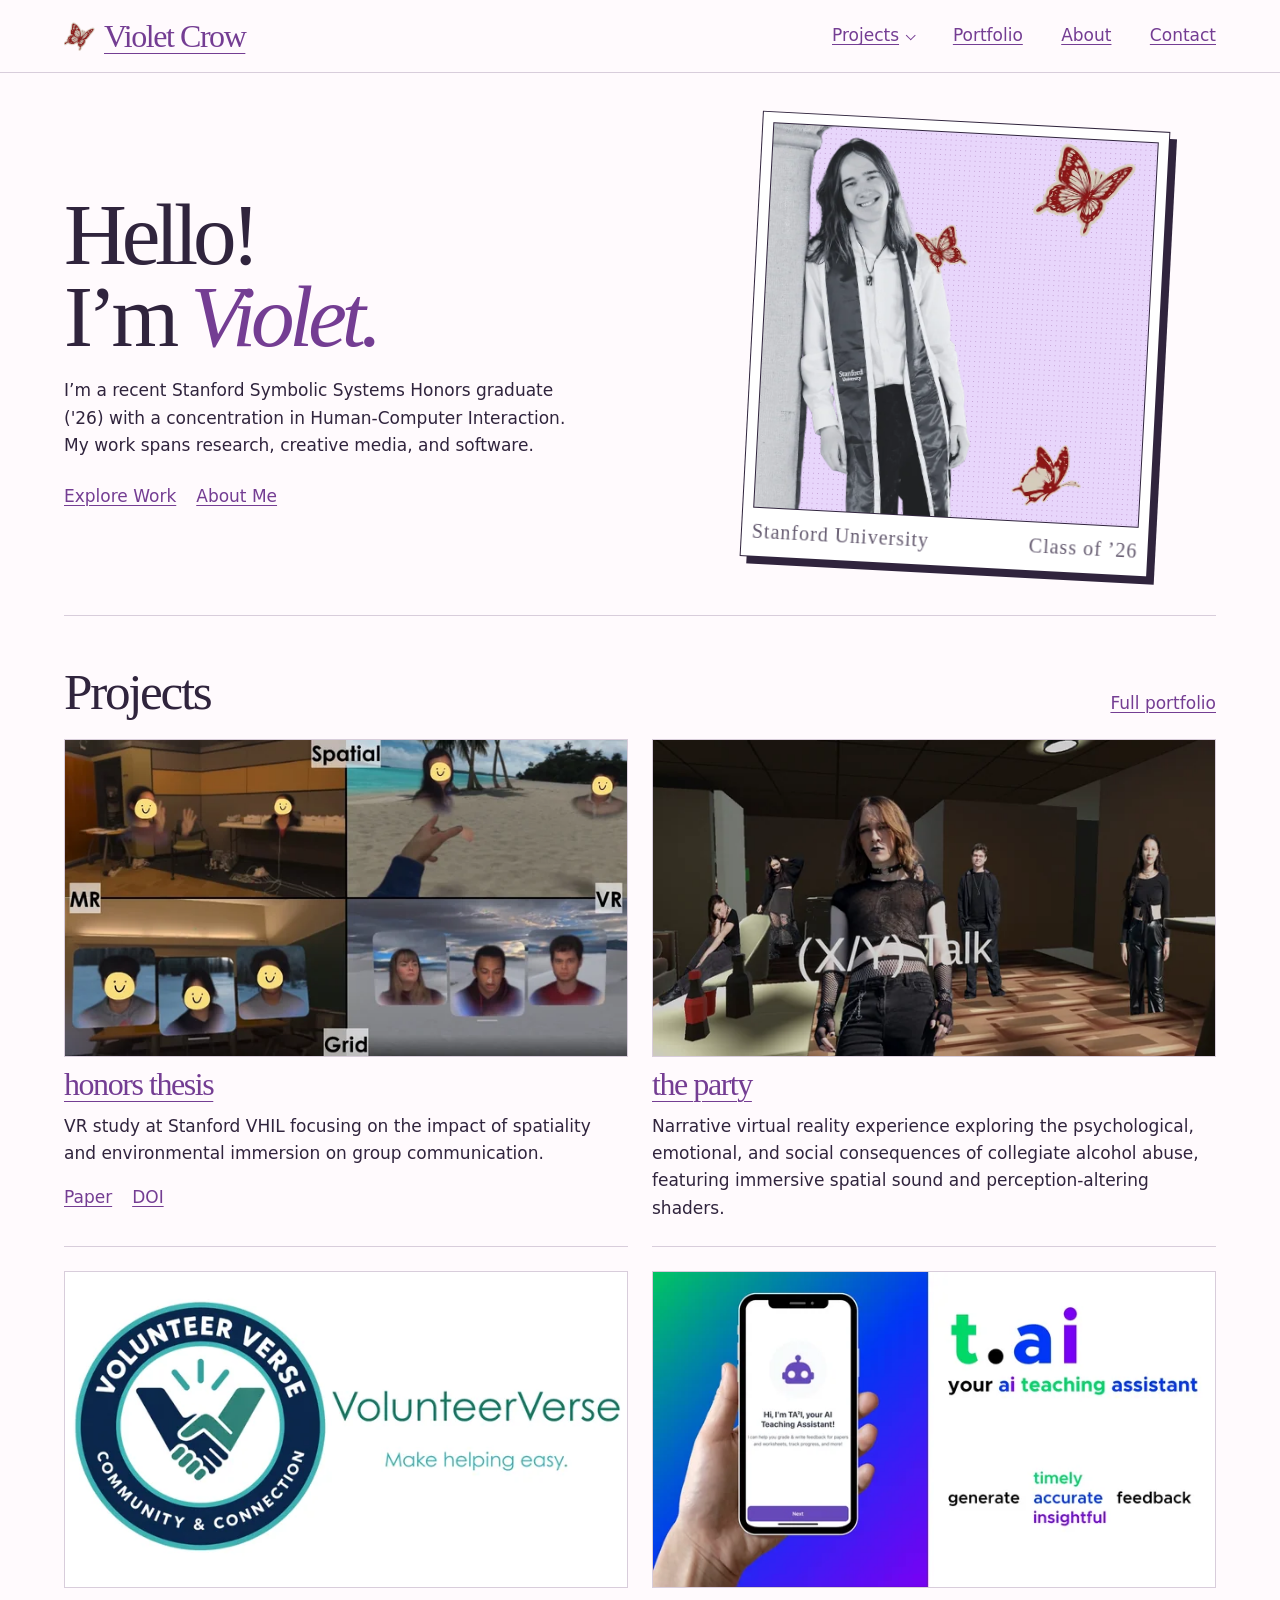
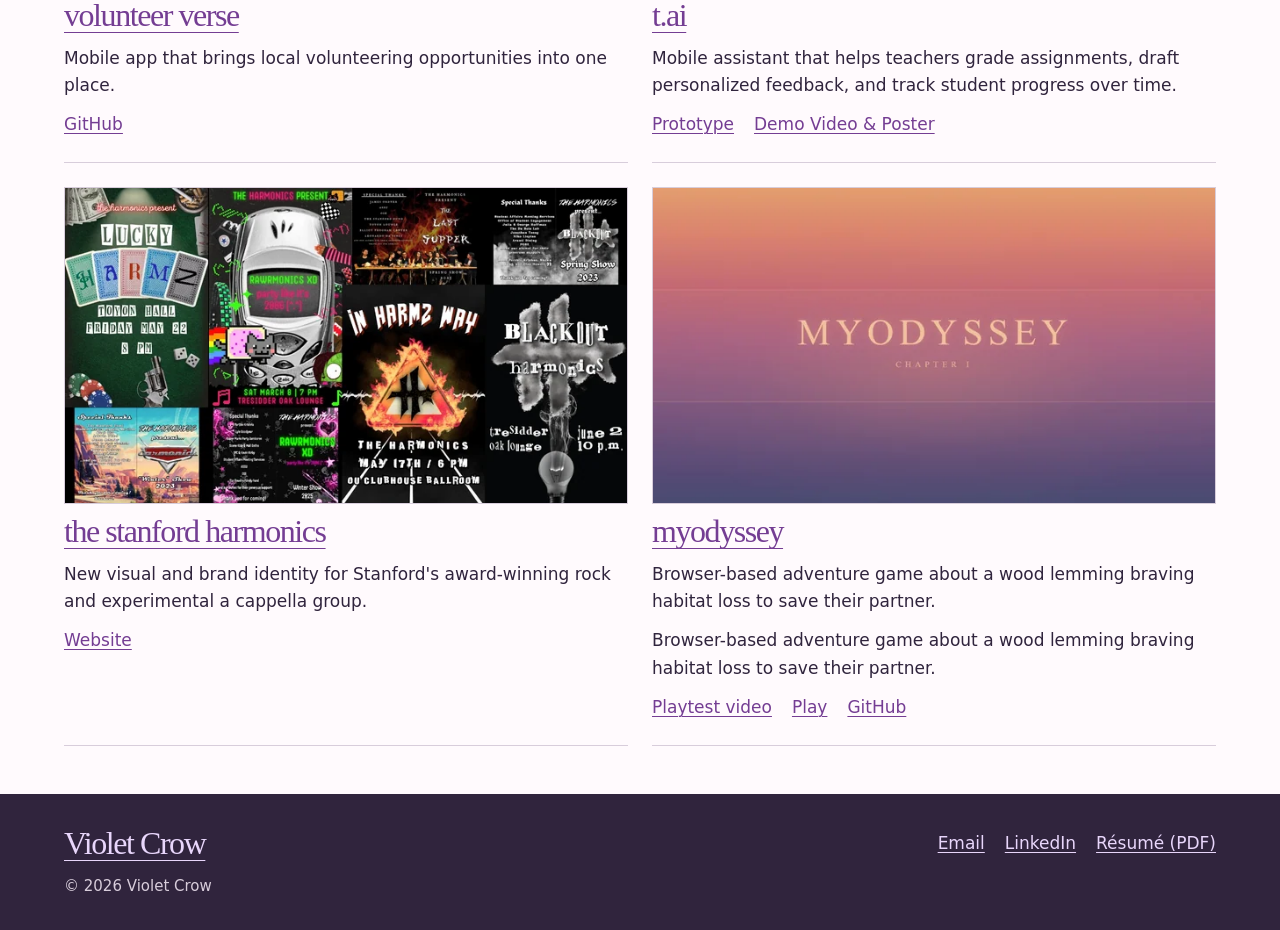
<file: index.html>
<!doctype html>
<html lang="en">
<head>
  <meta charset="utf-8">
  <meta name="viewport" content="width=device-width, initial-scale=1">
  <meta name="description" content="Violet Crow — Stanford Symbolic Systems graduate (&#x27;26) working across product, design, research, and engineering.">
  <title>Violet Crow | Product &amp; HCI</title>
  <link rel="icon" href="assets/web/butterfly.png">
  <link rel="stylesheet" href="assets/css/site.css">
  <script defer src="assets/js/site.js"></script>
</head>
<body class="home-page">
  <a class="skip-link" href="#main">Skip to content</a>
  <header class="masthead">
    <div class="mast-inner">
      <a class="brand" href="./" aria-label="Violet Crow, home"><img src="assets/web/butterfly.png" width="40" height="38" alt=""> Violet Crow</a>
      <nav class="primary" aria-label="Primary">
        <details class="work-menu">
          <summary>Projects</summary>
          <div class="work-links">
            <a href="work/thesis/">Honors Thesis</a>
            <a href="work/the-party/">The Party</a>
            <a href="work/volunteerverse/">VolunteerVerse</a>
            <a href="work/tai/">T.AI</a>
            <a href="work/harmonics/">Stanford Harmonics</a>
            <a href="work/myodyssey/">Myodyssey</a>
          </div>
        </details>
        <a href="portfolio/">Portfolio</a>
        <a href="about/">About</a>
        <a href="contact/">Contact</a>
      </nav>
    </div>
  </header>
  <main class="container" id="main" tabindex="-1">
    <section class="hero">
      <div class="hero-copy">
        
        <h1>Hello!<br> I’m <em>Violet.</em></h1>
        <p class="hero-note">I’m a recent Stanford Symbolic Systems Honors graduate ('26) with a concentration in Human-Computer Interaction. My work spans research, creative media, and software.</p>
        <div class="hero-actions">
          <a href="#work">Explore Work</a>
          <a href="about/">About Me</a>
        </div>
      </div>
      <figure class="portrait-print">
        <div class="portrait-frame">
          <img src="assets/web/profile-1200.webp" alt="Violet in her Stanford graduation stole, surrounded by illustrated butterflies" fetchpriority="high" width="1200" height="1200" decoding="async" srcset="assets/web/profile-640.webp 640w, assets/web/profile-1200.webp 1200w" sizes="(max-width: 720px) 92vw, (max-width: 1280px) 49vw, 640px">
        </div>
        <figcaption style="font-family: &quot;Brush Script MT&quot;, cursive; font-size: 20px; line-height: 30px; letter-spacing: 1px;">Stanford University <span>Class of ’26</span>
</figcaption>
      </figure>
    </section>
    <section class="section" id="work" aria-labelledby="work-heading">
      <div class="section-heading">
        <h2 id="work-heading">Projects</h2>
        <a href="portfolio/">Full portfolio</a>
      </div>
      <div class="project-list">
        <article class="project">
          <a class="project-image-wrap" href="work/thesis/" aria-label="View Honors Thesis" tabindex="-1" style="padding-bottom: 10px;"><img class="project-image" src="assets/web/thesis-conditions-1280.webp" alt="Spatial and grid conversations in mixed and virtual reality" loading="lazy" width="1280" height="720" decoding="async" srcset="assets/web/thesis-conditions-640.webp 640w, assets/web/thesis-conditions-1280.webp 1280w" sizes="(max-width: 720px) 92vw, (max-width: 1280px) 49vw, 640px"></a>
          <div class="project-copy">
            
            <h3 class="project-title"><a href="work/thesis/">honors thesis</a></h3>
            <p class="project-description">VR study at Stanford VHIL focusing on the impact of spatiality and environmental immersion on group communication.&nbsp;</p><p></p>
            <div class="project-meta">
              <a href="assets/portfolio/thesis-paper.pdf" target="_blank" rel="noopener noreferrer" aria-label="Read thesis paper">Paper</a>
              <a href="https://doi.org/10.25740/my027tc4249" target="_blank" rel="noopener noreferrer" aria-label="Stanford repository DOI">DOI</a>
            </div>
          </div>
        </article>
        <article class="project">
          <a class="project-image-wrap" href="work/the-party/" aria-label="Explore The Party" tabindex="-1" style="padding-bottom: 10px;"><img class="project-image" src="assets/web/party-interaction-1500.webp" alt="Inside the virtual afterparty, facing a guest you can talk to" width="1626" height="875" loading="lazy" decoding="async" srcset="assets/web/party-interaction-640.webp 640w, assets/web/party-interaction-1500.webp 1500w" sizes="(max-width: 720px) 92vw, (max-width: 1280px) 49vw, 640px"></a>
          <div class="project-copy">
            
            <h3 class="project-title"><a href="work/the-party/">the party</a></h3>
            <p class="project-description">Narrative virtual reality experience exploring the psychological, emotional, and social consequences of collegiate alcohol abuse, featuring immersive spatial sound and perception-altering shaders.</p>
          </div>
        </article>
        <article class="project">
          <a class="project-image-wrap" href="work/volunteerverse/" aria-label="View VolunteerVerse" tabindex="-1" style="padding-bottom: 10px;"><img class="project-image" src="assets/web/volunteerverse-1280.webp" alt="VolunteerVerse logo and app branding" loading="lazy" width="1280" height="720" decoding="async" srcset="assets/web/volunteerverse-640.webp 640w, assets/web/volunteerverse-1280.webp 1280w" sizes="(max-width: 720px) 92vw, (max-width: 1280px) 49vw, 640px"></a>
          <div class="project-copy">
            
            <h3 class="project-title"><a href="work/volunteerverse/">volunteer verse</a></h3>
            <p class="project-description">Mobile app that brings local volunteering opportunities into one place.&nbsp;</p>
            <div class="project-meta">
              <a href="https://github.com/cs147L-25au/Final-Project-volunteer_verse" target="_blank" rel="noopener noreferrer">GitHub</a>
            </div>
          </div>
        </article>
        <article class="project">
          <a class="project-image-wrap" href="work/tai/" aria-label="View T.AI" tabindex="-1" style="padding-bottom: 10px;"><img class="project-image" src="assets/web/tai-1500.webp" alt="T.AI mobile teaching assistant" loading="lazy" width="1920" height="1080" decoding="async" srcset="assets/web/tai-640.webp 640w, assets/web/tai-1500.webp 1500w" sizes="(max-width: 720px) 92vw, (max-width: 1280px) 49vw, 640px"></a>
          <div class="project-copy">
            
            <h3 class="project-title"><a href="work/tai/">t.ai</a></h3>
            <p class="project-description">Mobile assistant that helps teachers grade assignments, draft personalized feedback, and track student progress over time.</p>
            <div class="project-meta">
              <a href="https://www.figma.com/proto/utyWo2W1V87F10TjftMStV/MedFi-Prototype--Current-?node-id=98-238&amp;t=ID0Ffh1nkYUGRBFG-1&amp;scaling=scale-down&amp;content-scaling=fixed&amp;page-id=0%3A1&amp;starting-point-node-id=98%3A238" target="_blank" rel="noopener noreferrer">Prototype</a>
              <a href="work/tai/#deliverables" target="_blank" rel="noopener noreferrer">Demo Video &amp; Poster</a>
            </div>
          </div>
        </article>
        <article class="project">
          <a class="project-image-wrap" href="work/harmonics/" aria-label="View Stanford Harmonics project" tabindex="-1" style="padding-bottom: 10px;"><img class="project-image" src="assets/web/harmonics-posters-1280.webp" alt="A selection of concert posters Violet designed for the Harmonics" loading="lazy" width="1280" height="720" decoding="async" srcset="assets/web/harmonics-posters-640.webp 640w, assets/web/harmonics-posters-1280.webp 1280w" sizes="(max-width: 720px) 92vw, (max-width: 1280px) 49vw, 640px"></a>
          <div class="project-copy">
            
            <h3 class="project-title"><a href="work/harmonics/">the stanford harmonics</a></h3>
            <p class="project-description">New visual and brand identity for Stanford's award-winning rock and experimental a cappella group.</p>
            <div class="project-meta">
              <a href="https://stanfordharmonics.com" target="_blank" rel="noopener noreferrer" aria-label="Visit Harmonics website">Website</a>
            </div>
          </div>
        </article>
        <article class="project">
          <a class="project-image-wrap" href="work/myodyssey/" aria-label="View Myodyssey" tabindex="-1" style="padding-bottom: 10px;"><img class="project-image" src="assets/web/myodyssey-1280.webp" alt="Myodyssey game title screen" loading="lazy" width="1280" height="720" decoding="async" srcset="assets/web/myodyssey-640.webp 640w, assets/web/myodyssey-1280.webp 1280w" sizes="(max-width: 720px) 92vw, (max-width: 1280px) 49vw, 640px"></a>
          <div class="project-copy">
            
            <h3 class="project-title"><a href="work/myodyssey/">myodyssey</a></h3>
            <p class="project-description">Browser-based adventure game about a wood lemming braving habitat loss to save their partner.</p><p class="project-description">Browser-based adventure game about a wood lemming braving habitat loss to save their partner.</p>
            <div class="project-meta">
              <a href="work/myodyssey/#playtest-video">Playtest video</a>
              <a href="https://venef.itch.io/myodyssey" target="_blank" rel="noopener noreferrer">Play</a>
              <a href="https://github.com/F10naH/Myopus_game" target="_blank" rel="noopener noreferrer">GitHub</a>
            </div>
          </div>
        </article>
      </div>
    </section>
  </main>
  <footer class="site-footer">
    <div class="footer-inner">
      <a class="footer-name" href="./">Violet Crow</a>
      <nav aria-label="Contact and résumé"><a href="mailto:crow@alumni.stanford.edu">Email</a><a href="https://www.linkedin.com/in/violet-crow/">LinkedIn</a><a href="assets/docs/VioletCrowResume.pdf">Résumé (PDF)</a></nav>
      <small>© 2026 Violet Crow</small>
    </div>
  </footer>
</body>
</html>
</file>
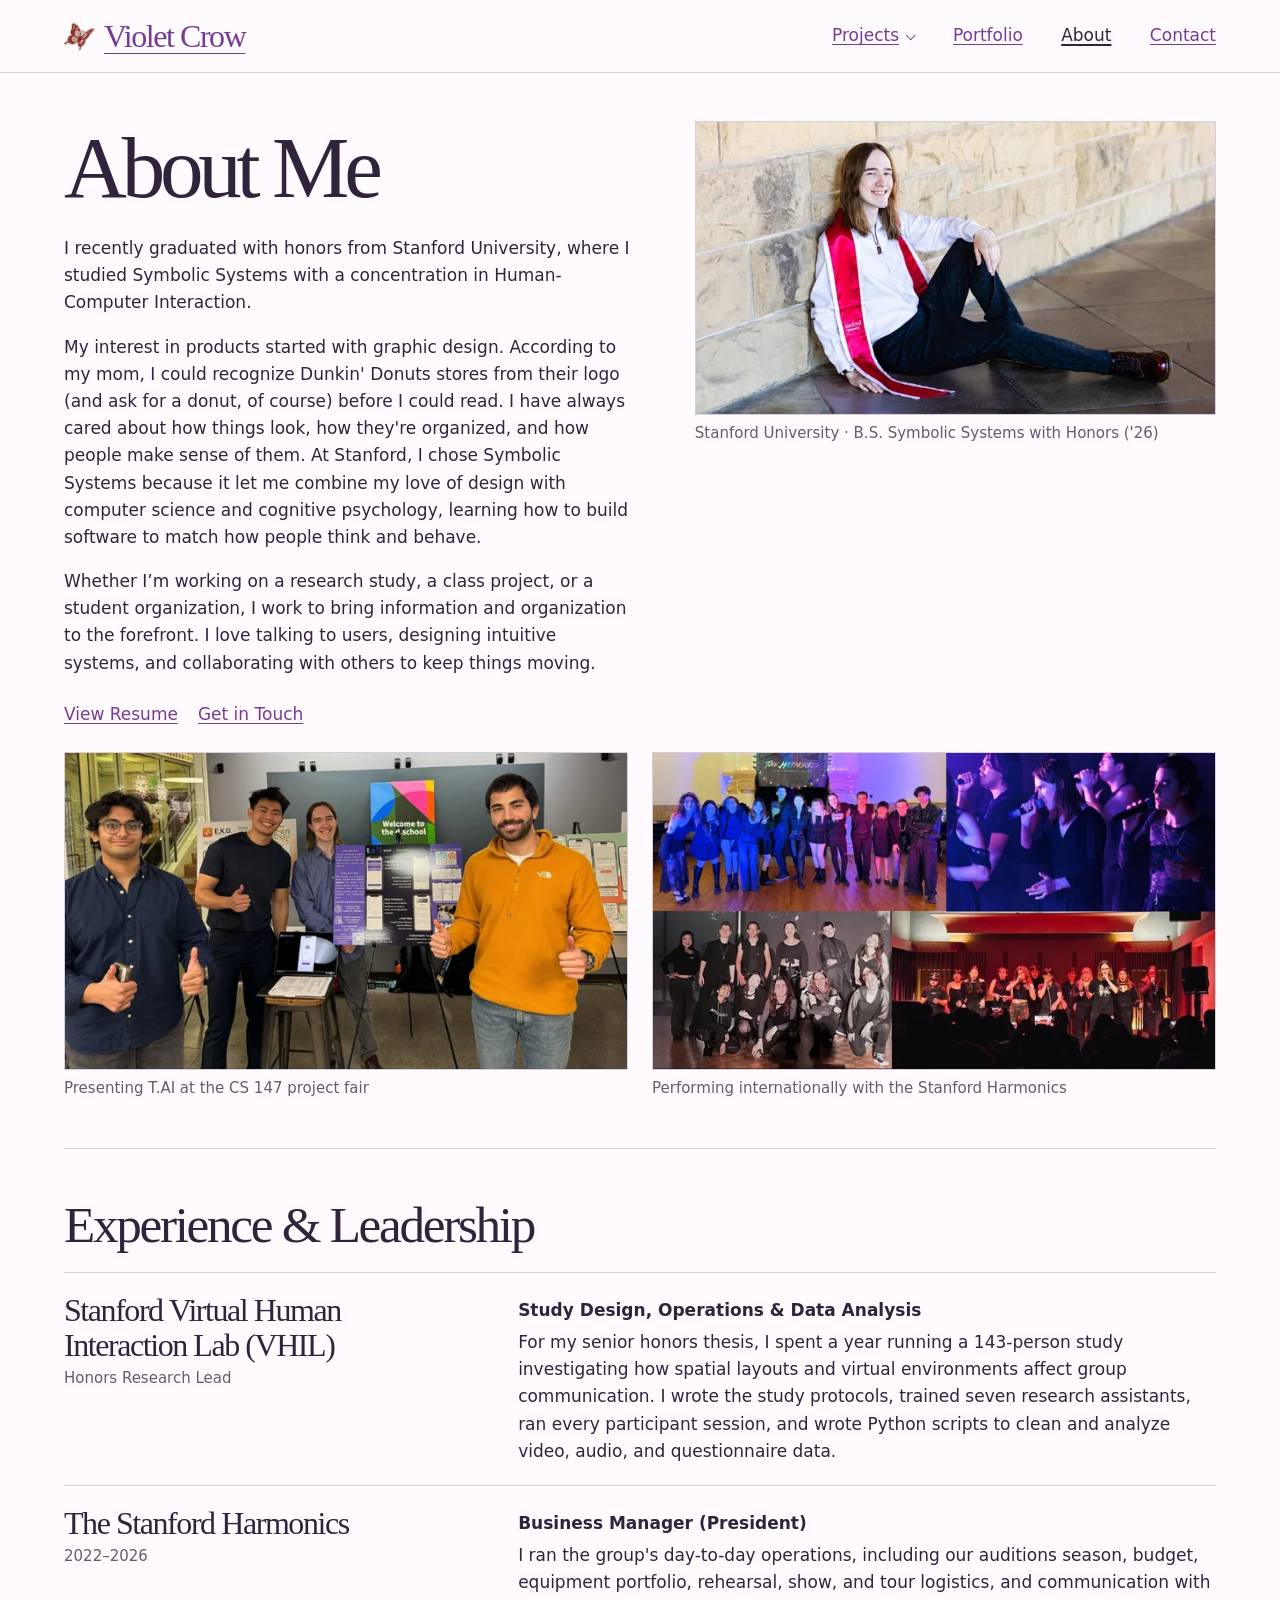
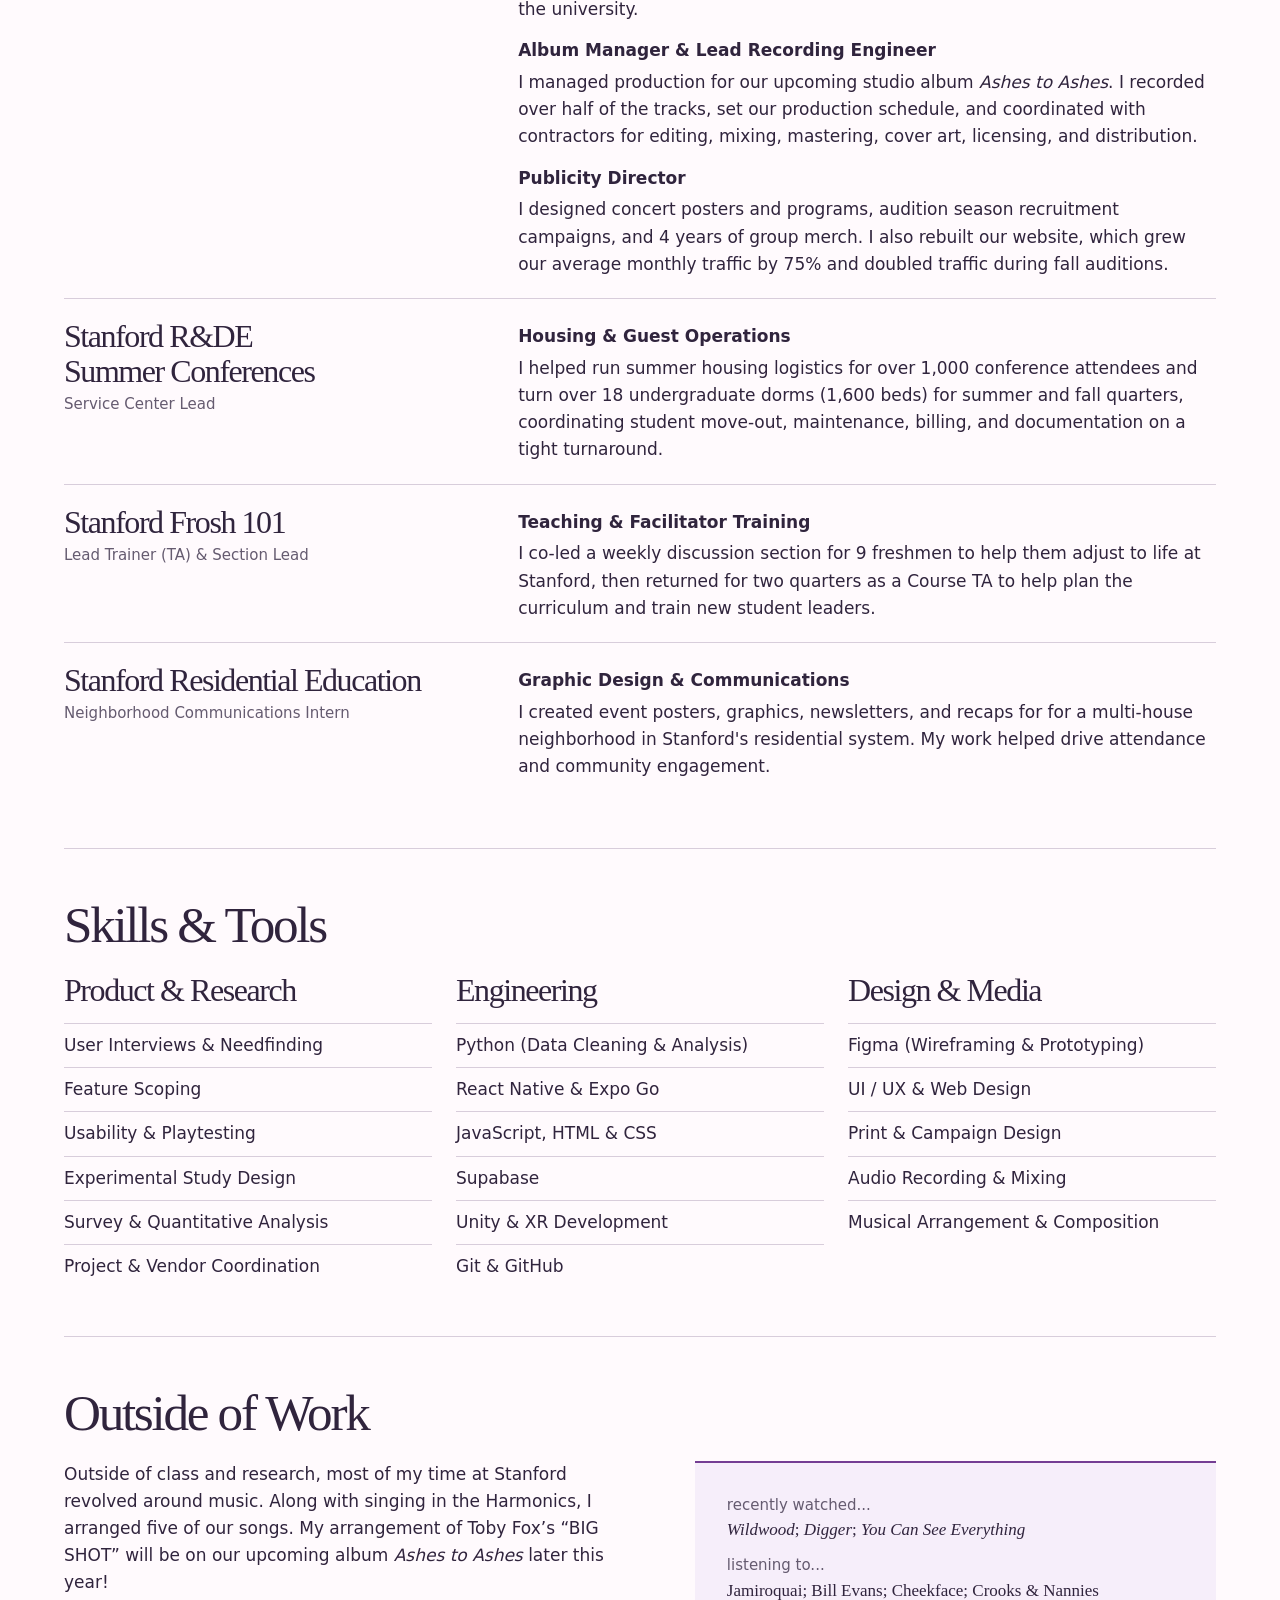
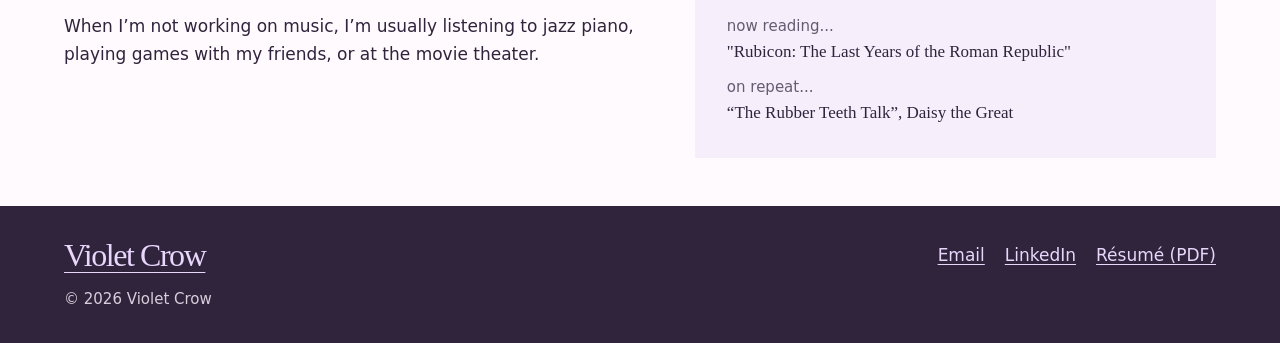
<file: about/index.html>
<!doctype html>
<html lang="en">
<head>
  <meta charset="utf-8">
  <meta name="viewport" content="width=device-width, initial-scale=1">
  <meta name="description" content="About Violet Crow — Stanford Symbolic Systems (HCI) graduate working across product, research, design, and engineering.">
  <title>About Me | Violet Crow</title>
  <link rel="icon" href="../assets/web/butterfly.png">
  <link rel="stylesheet" href="../assets/css/site.css">
  <script defer src="../assets/js/site.js"></script>
</head>
<body class="about-page">
  <a class="skip-link" href="#main">Skip to content</a>
  <header class="masthead">
    <div class="mast-inner">
      <a class="brand" href="../" aria-label="Violet Crow, home"><img src="../assets/web/butterfly.png" width="40" height="38" alt=""> Violet Crow</a>
      <nav class="primary" aria-label="Primary">
        <details class="work-menu">
          <summary>Projects</summary>
          <div class="work-links">
            <a href="../work/thesis/">Honors Thesis</a>
            <a href="../work/the-party/">The Party</a>
            <a href="../work/volunteerverse/">VolunteerVerse</a>
            <a href="../work/tai/">T.AI</a>
            <a href="../work/harmonics/">Stanford Harmonics</a>
            <a href="../work/myodyssey/">Myodyssey</a>
          </div>
        </details>
        <a href="../portfolio/">Portfolio</a>
        <a href="../about/" aria-current="page">About</a>
        <a href="../contact/">Contact</a>
      </nav>
    </div>
  </header>
  <main class="container" id="main" tabindex="-1">
    <section class="page-hero">
      <div class="about-intro-grid">
        <div>
          <h1>About Me</h1>
          <div class="prose">
            <p>I recently graduated with honors from Stanford University, where I studied Symbolic Systems with a concentration in Human-Computer Interaction.</p>
            <p>My interest in products started with graphic design. According to my mom, I could recognize Dunkin' Donuts stores from their logo (and ask for a donut, of course) before I could read. I have always cared about how things look, how they're organized, and how people make sense of them. At Stanford, I chose Symbolic Systems because it let me combine my love of design with computer science and cognitive psychology, learning how to build software to match how people think and behave.</p>
            <p>Whether I’m working on a research study, a class project, or a student organization, I work to bring information and organization to the forefront. I love talking to users, designing intuitive systems, and collaborating with others to keep things moving.</p>
          </div>
          <div class="hero-actions">
            <a href="../assets/docs/VioletCrowResume.pdf" target="_blank" rel="noopener noreferrer">View Resume</a>
            <a href="../contact/">Get in Touch</a>
          </div>
        </div>
        <figure class="photo-card">
          <img src="../assets/web/about-portrait-1280.webp" alt="Violet Crow on Stanford's campus" width="1280" height="720" decoding="async" srcset="../assets/web/about-portrait-640.webp 640w, ../assets/web/about-portrait-1280.webp 1280w" sizes="(max-width: 720px) 92vw, (max-width: 1280px) 49vw, 640px">
          <figcaption class="photo-caption">Stanford University · B.S. Symbolic Systems with Honors ('26)</figcaption>
        </figure>
      </div>
      <div class="photo-strip">
        <figure class="photo-card">
          <img src="../assets/web/about-presenting-1280.webp" alt="Violet presenting HCI and product research" loading="lazy" width="1280" height="720" decoding="async" srcset="../assets/web/about-presenting-640.webp 640w, ../assets/web/about-presenting-1280.webp 1280w" sizes="(max-width: 720px) 92vw, (max-width: 1280px) 49vw, 640px">
          <figcaption class="photo-caption">Presenting T.AI at the CS 147 project fair</figcaption>
        </figure>
        <figure class="photo-card">
          <img src="../assets/web/about-harmonics-1280.webp" alt="Violet with the Stanford Harmonics" loading="lazy" width="1280" height="720" decoding="async" srcset="../assets/web/about-harmonics-640.webp 640w, ../assets/web/about-harmonics-1280.webp 1280w" sizes="(max-width: 720px) 92vw, (max-width: 1280px) 49vw, 640px">
          <figcaption class="photo-caption">Performing internationally with the Stanford Harmonics</figcaption>
        </figure>
      </div>
    </section>
    <section class="section" aria-labelledby="experience-heading">
      <div class="section-heading">
        <h2 id="experience-heading">Experience &amp; Leadership</h2>
      </div>
      <div class="experience-list">
        <article class="experience-item">
          <div>
            <h3 class="experience-org">Stanford Virtual Human Interaction Lab (VHIL)</h3>
            <p class="experience-period">Honors Research Lead</p>
          </div>
          <div>
            <h4 class="experience-role">Study Design, Operations &amp; Data Analysis</h4>
            <p class="experience-desc">For my senior honors thesis, I spent a year running a 143-person study investigating how spatial layouts and virtual environments affect group communication. I wrote the study protocols, trained seven research assistants, ran every participant session, and wrote Python scripts to clean and analyze video, audio, and questionnaire data.</p>
          </div>
        </article>
        <article class="experience-item">
          <div>
            <h3 class="experience-org">The Stanford Harmonics</h3>
            <p class="experience-period">2022–2026</p>
          </div>
          <div class="sub-roles">
            <div>
              <h4 class="experience-role">Business Manager (President)</h4>
              <p class="experience-desc">I ran the group's day-to-day operations, including our auditions season, budget, equipment portfolio, rehearsal, show, and tour logistics, and communication with the university.</p>
            </div>
            <div>
              <h4 class="experience-role">Album Manager &amp; Lead Recording Engineer</h4>
              <p class="experience-desc">I managed production for our upcoming studio album <em>Ashes to Ashes</em>. I recorded over half of the tracks, set our production schedule, and coordinated with contractors for editing, mixing, mastering, cover art, licensing, and distribution.</p>
            </div>
            <div>
              <h4 class="experience-role">Publicity Director</h4>
              <p class="experience-desc">I designed concert posters and programs, audition season recruitment campaigns, and 4 years of group merch. I also rebuilt our website, which grew our average monthly traffic by 75% and doubled traffic during fall auditions.</p>
            </div>
          </div>
        </article>
        <article class="experience-item">
          <div>
            <h3 class="experience-org">Stanford R&amp;DE Summer Conferences</h3>
            <p class="experience-period">Service Center Lead</p>
          </div>
          <div>
            <h4 class="experience-role">Housing &amp; Guest Operations</h4>
            <p class="experience-desc">I helped run summer housing logistics for over 1,000 conference attendees and turn over 18 undergraduate dorms (1,600 beds) for summer and fall quarters, coordinating student move-out, maintenance, billing, and documentation on a tight turnaround.</p>
          </div>
        </article>
        <article class="experience-item">
          <div>
            <h3 class="experience-org">Stanford Frosh 101</h3>
            <p class="experience-period">Lead Trainer (TA) &amp; Section Lead</p>
          </div>
          <div>
            <h4 class="experience-role">Teaching &amp; Facilitator Training</h4>
            <p class="experience-desc">I co-led a weekly discussion section for 9 freshmen to help them adjust to life at Stanford, then returned for two quarters as a Course TA to help plan the curriculum and train new student leaders.</p>
          </div>
        </article>
        <article class="experience-item">
          <div>
            <h3 class="experience-org">Stanford Residential Education</h3>
            <p class="experience-period">Neighborhood Communications Intern</p>
          </div>
          <div>
            <h4 class="experience-role">Graphic Design &amp; Communications</h4>
            <p class="experience-desc">I created event posters, graphics, newsletters, and recaps for for a multi-house neighborhood in Stanford's residential system. My work helped drive attendance and community engagement.</p>
          </div>
        </article>
      </div>
    </section>
    <section class="section" aria-labelledby="skills-heading">
      <div class="section-heading">
        <h2 id="skills-heading">Skills &amp; Tools</h2>
      </div>
      <div class="card-grid-3">
        <div class="info-card">
          <h3>Product &amp; Research</h3>
          <ul class="skill-list">
            <li>User Interviews &amp; Needfinding</li>
            <li>Feature Scoping</li>
            <li>Usability &amp; Playtesting</li>
            <li>Experimental Study Design</li>
            <li>Survey &amp; Quantitative Analysis</li>
            <li>Project &amp; Vendor Coordination</li>
          </ul>
        </div>
        <div class="info-card">
          <h3>Engineering</h3>
          <ul class="skill-list">
            <li>Python (Data Cleaning &amp; Analysis)</li>
            <li>React Native &amp; Expo Go</li>
            <li>JavaScript, HTML &amp; CSS</li>
            <li>Supabase</li>
            <li>Unity &amp; XR Development</li>
            <li>Git &amp; GitHub</li>
          </ul>
        </div>
        <div class="info-card">
          <h3>Design &amp; Media</h3>
          <ul class="skill-list">
            <li>Figma (Wireframing &amp; Prototyping)</li>
            <li>UI / UX &amp; Web Design</li>
            <li>Print &amp; Campaign Design</li>
            <li>Audio Recording &amp; Mixing</li>
            <li>Musical Arrangement &amp; Composition</li>
          </ul>
        </div>
      </div>
    </section>
    <section class="section" aria-labelledby="beyond-heading">
      <div class="section-heading">
        <h2 id="beyond-heading">Outside of Work</h2>
      </div>
      <div class="beyond-grid">
        <div class="prose">
          <p>Outside of class and research, most of my time at Stanford revolved around music. Along with singing in the Harmonics, I arranged five of our songs. My arrangement of Toby Fox’s “BIG SHOT” will be on our upcoming album <em>Ashes to Ashes</em> later this year!</p>
          <p>When I’m not working on music, I’m usually listening to jazz piano, playing games with my friends, or at the movie theater.</p>
        </div>
        <dl class="favorites-box" aria-label="Quick favorites">
          <div class="favorite-row">
            <dt class="favorite-label">recently watched...</dt>
            <dd class="favorite-value"><i>Wildwood</i>; <i>Digger</i>; <i>You Can See Everything</i>&nbsp;</dd>
          </div>
          <div class="favorite-row">
            <dt class="favorite-label">listening to...</dt>
            <dd class="favorite-value">Jamiroquai; Bill Evans; Cheekface; Crooks &amp; Nannies</dd>
          </div>
          <div class="favorite-row">
            <dt class="favorite-label">now reading...</dt>
            <dd class="favorite-value">"Rubicon: The Last Years of the Roman Republic"</dd>
          </div>
          <div class="favorite-row">
            <dt class="favorite-label">on repeat...</dt>
            <dd class="favorite-value">“The Rubber Teeth Talk”, Daisy the Great</dd>
          </div>
        </dl>
      </div>
    </section>
  </main>
  <footer class="site-footer">
    <div class="footer-inner">
      <a class="footer-name" href="../">Violet Crow</a>
      <nav aria-label="Contact and résumé"><a href="mailto:crow@alumni.stanford.edu">Email</a><a href="https://www.linkedin.com/in/violet-crow/">LinkedIn</a><a href="../assets/docs/VioletCrowResume.pdf">Résumé (PDF)</a></nav>
      <small>© 2026 Violet Crow</small>
    </div>
  </footer>
</body>
</html>
</file>
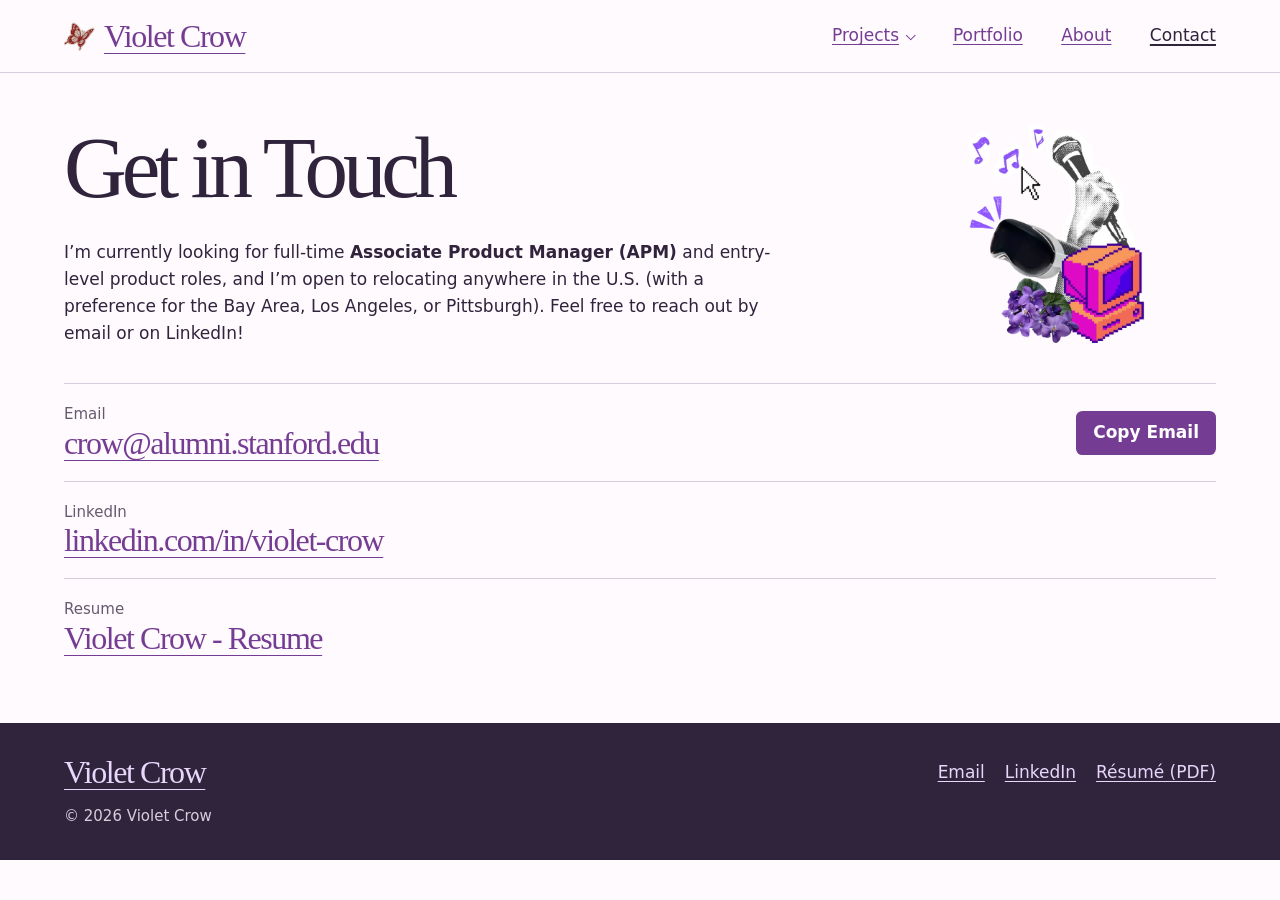
<file: contact/index.html>
<!doctype html>
<html lang="en">
<head>
  <meta charset="utf-8">
  <meta name="viewport" content="width=device-width, initial-scale=1">
  <meta name="description" content="Contact Violet Crow — Stanford Symbolic Systems (&#x27;26) graduate seeking Associate Product Manager roles.">
  <title>Contact | Violet Crow</title>
  <link rel="icon" href="../assets/web/butterfly.png">
  <link rel="stylesheet" href="../assets/css/site.css">
  <script defer src="../assets/js/site.js"></script>
</head>
<body class="contact-page">
  <a class="skip-link" href="#main">Skip to content</a>
  <header class="masthead">
    <div class="mast-inner">
      <a class="brand" href="../" aria-label="Violet Crow, home"><img src="../assets/web/butterfly.png" width="40" height="38" alt=""> Violet Crow</a>
      <nav class="primary" aria-label="Primary">
        <details class="work-menu">
          <summary>Projects</summary>
          <div class="work-links">
            <a href="../work/thesis/">Honors Thesis</a>
            <a href="../work/the-party/">The Party</a>
            <a href="../work/volunteerverse/">VolunteerVerse</a>
            <a href="../work/tai/">T.AI</a>
            <a href="../work/harmonics/">Stanford Harmonics</a>
            <a href="../work/myodyssey/">Myodyssey</a>
          </div>
        </details>
        <a href="../portfolio/">Portfolio</a>
        <a href="../about/">About</a>
        <a href="../contact/" aria-current="page">Contact</a>
      </nav>
    </div>
  </header>
  <main class="container" id="main" tabindex="-1">
    <section class="contact-section" aria-labelledby="contact-heading">
      <div class="contact-intro">
        <h1 id="contact-heading">Get in Touch</h1>
        <div class="prose">
          <p>I’m currently looking for full-time <strong>Associate Product Manager (APM)</strong> and entry-level product roles, and I’m open to relocating anywhere in the U.S. (with a preference for the Bay Area, Los Angeles, or Pittsburgh). Feel free to reach out by email or on LinkedIn!</p>
        </div>
        <img class="contact-art" src="../assets/web/hero-collage-1000.webp" alt="" width="1000" height="1000" decoding="async" srcset="../assets/web/hero-collage-640.webp 640w, ../assets/web/hero-collage-1000.webp 1000w" sizes="(max-width: 720px) 40vw, 260px">
      </div>
      <div class="contact-grid">
        <div class="contact-card">
          <div>
            <h2 class="contact-label">Email</h2>
            <p class="contact-value"><a href="mailto:crow@alumni.stanford.edu">crow@alumni.stanford.edu</a></p>
          </div>
          <div class="contact-actions">
            <button type="button" id="copy-email-btn" hidden="">Copy Email</button>
            <span role="status" class="copy-status"></span>
          </div>
        </div>
        <div class="contact-card">
          <div>
            <h2 class="contact-label">LinkedIn</h2>
            <p class="contact-value"><a href="https://www.linkedin.com/in/violet-crow/" target="_blank" rel="noopener noreferrer">linkedin.com/in/violet-crow</a></p>
          </div>
        </div>
        <div class="contact-card">
          <div>
            <h2 class="contact-label">Resume</h2>
            <p class="contact-value"><a href="../assets/docs/VioletCrowResume.pdf" target="_blank" rel="noopener noreferrer">Violet Crow - Resume</a></p>
          </div>
        </div>
      </div>
    </section>
  </main>
  <footer class="site-footer">
    <div class="footer-inner">
      <a class="footer-name" href="../">Violet Crow</a>
      <nav aria-label="Contact and résumé"><a href="mailto:crow@alumni.stanford.edu">Email</a><a href="https://www.linkedin.com/in/violet-crow/">LinkedIn</a><a href="../assets/docs/VioletCrowResume.pdf">Résumé (PDF)</a></nav>
      <small>© 2026 Violet Crow</small>
    </div>
  </footer>
</body>
</html>
</file>
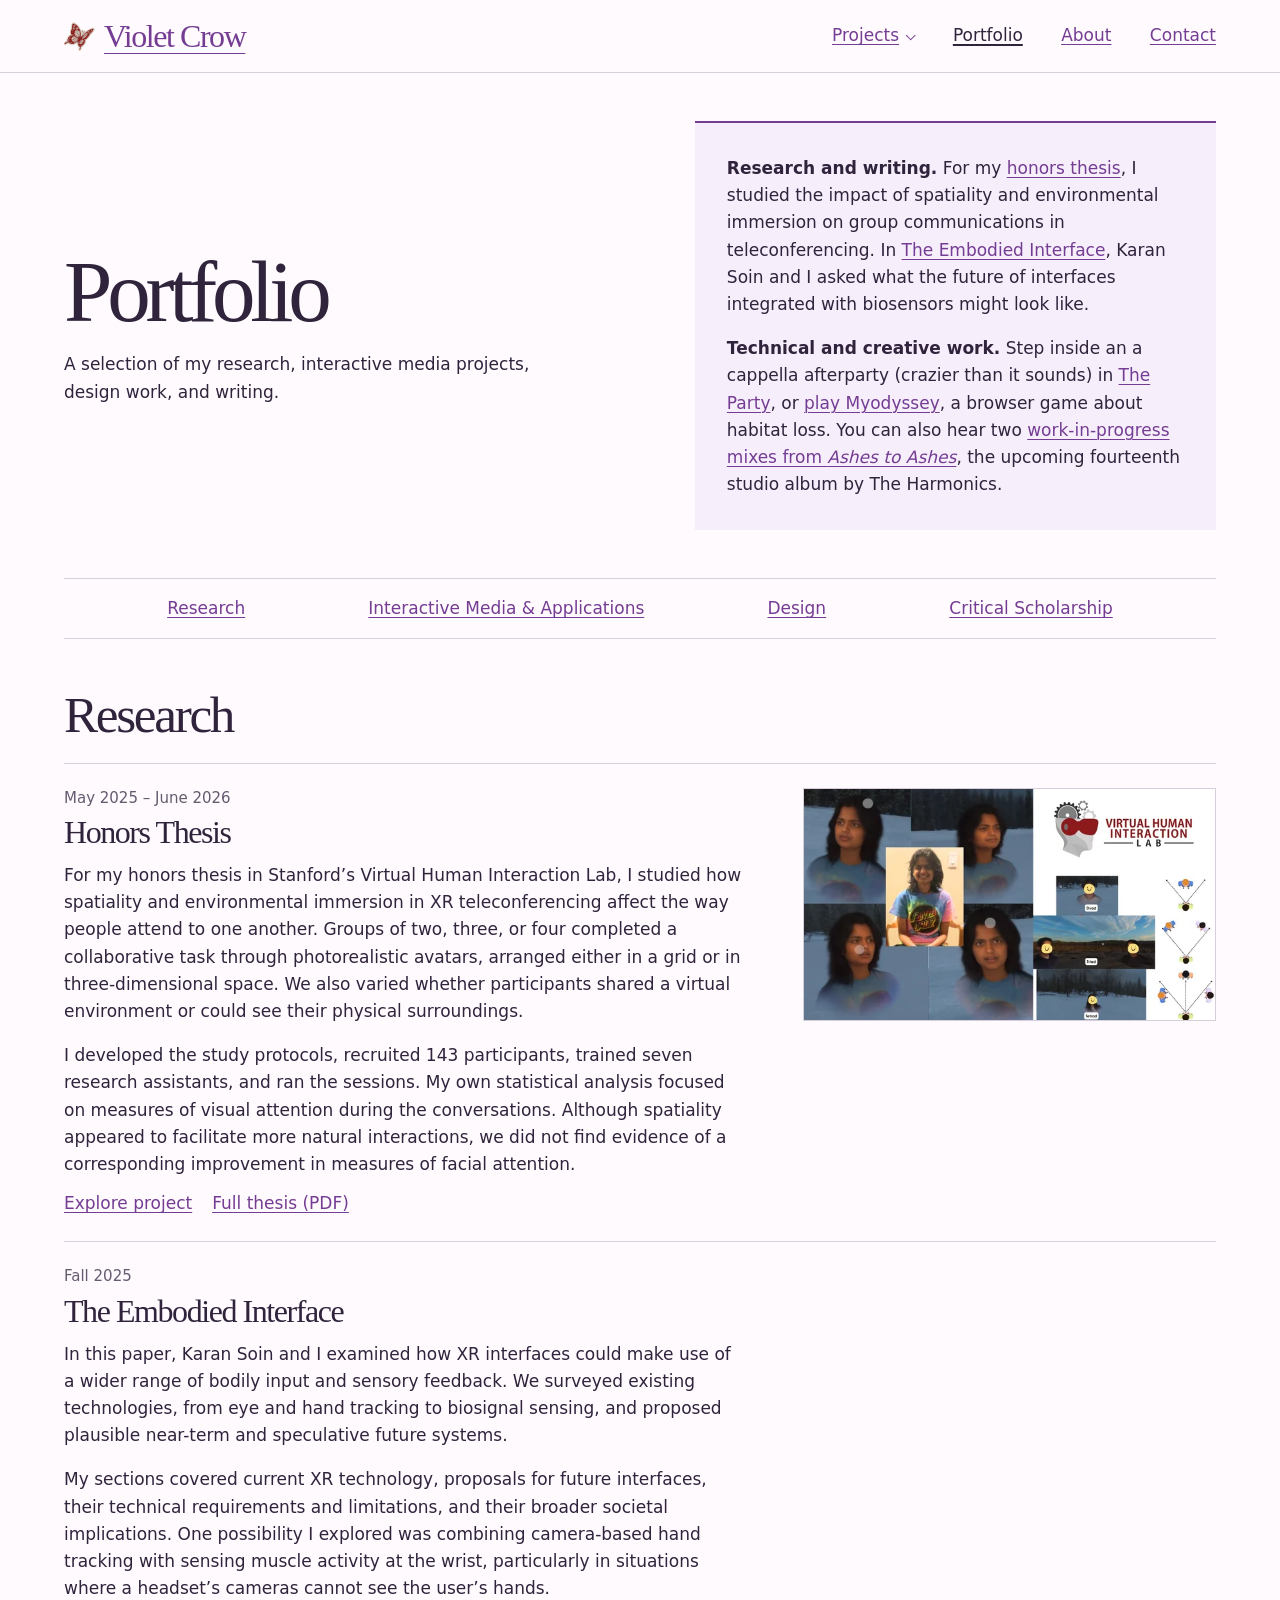
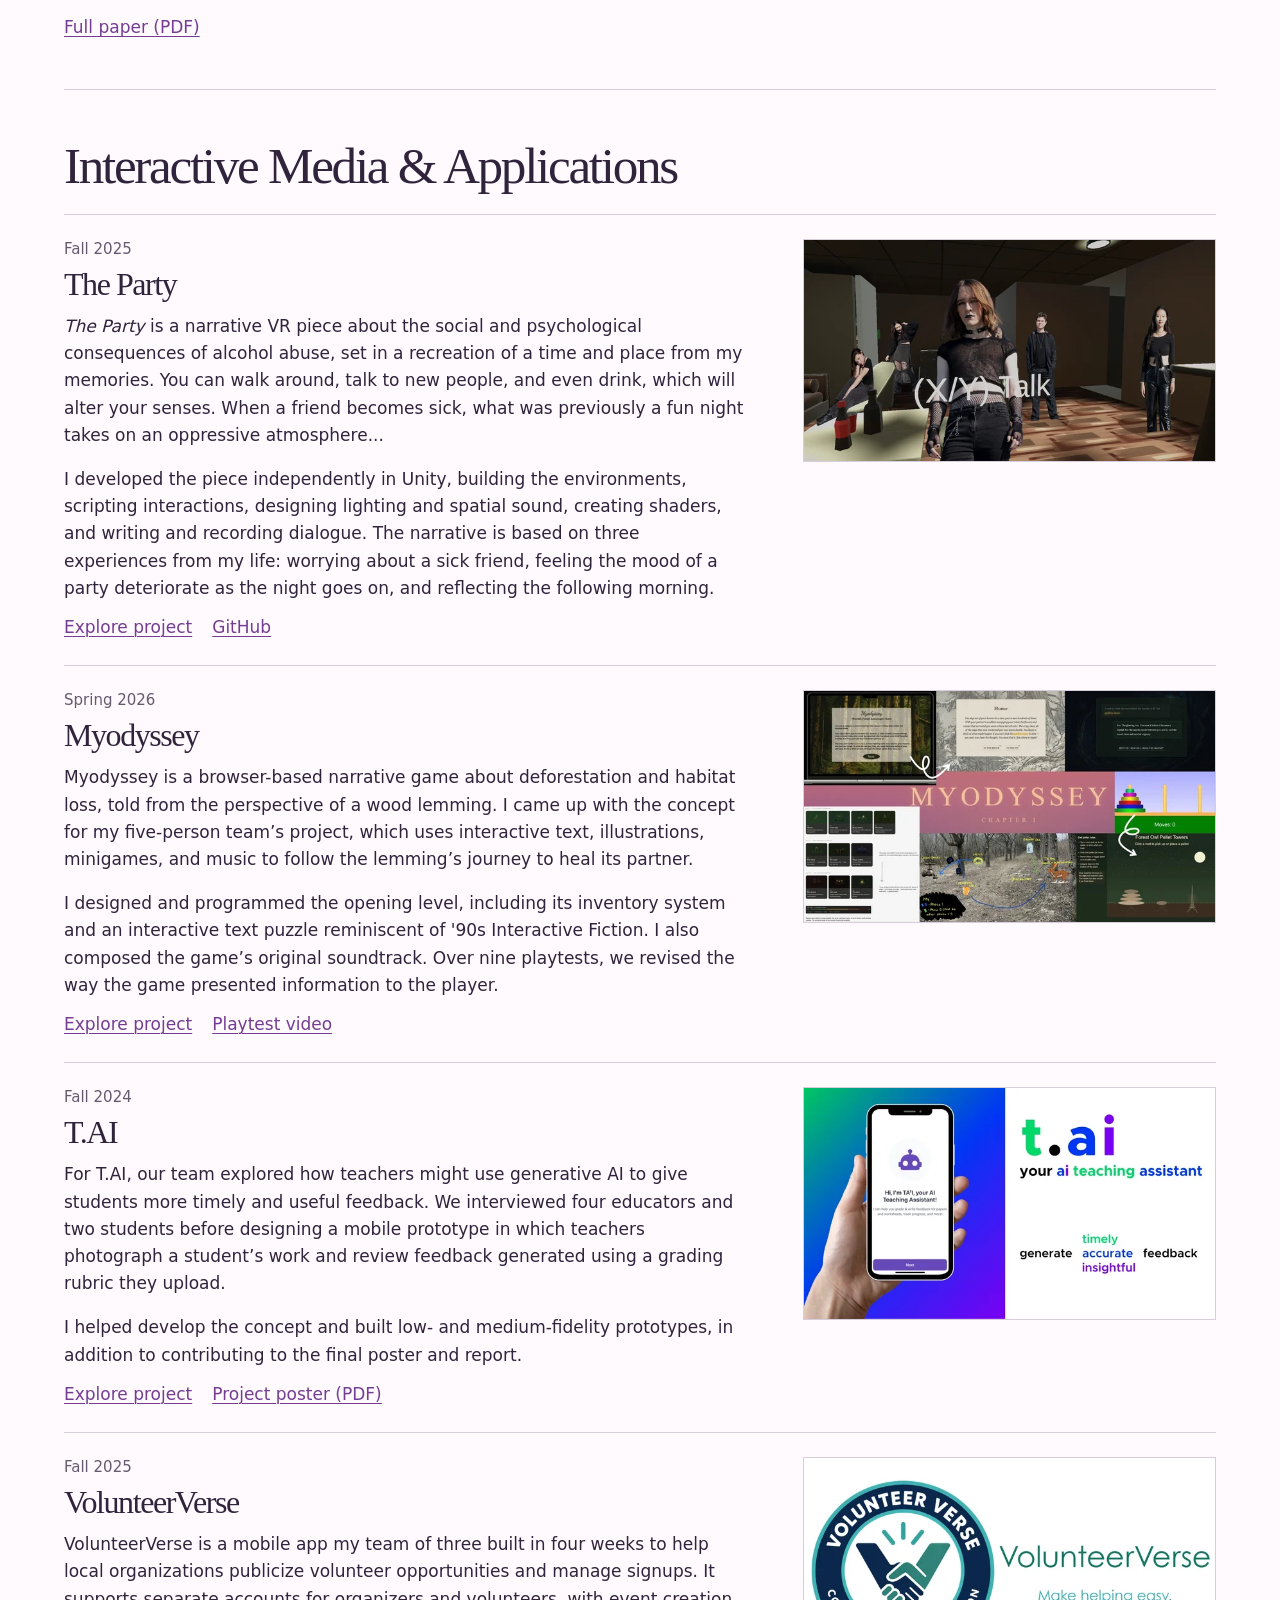
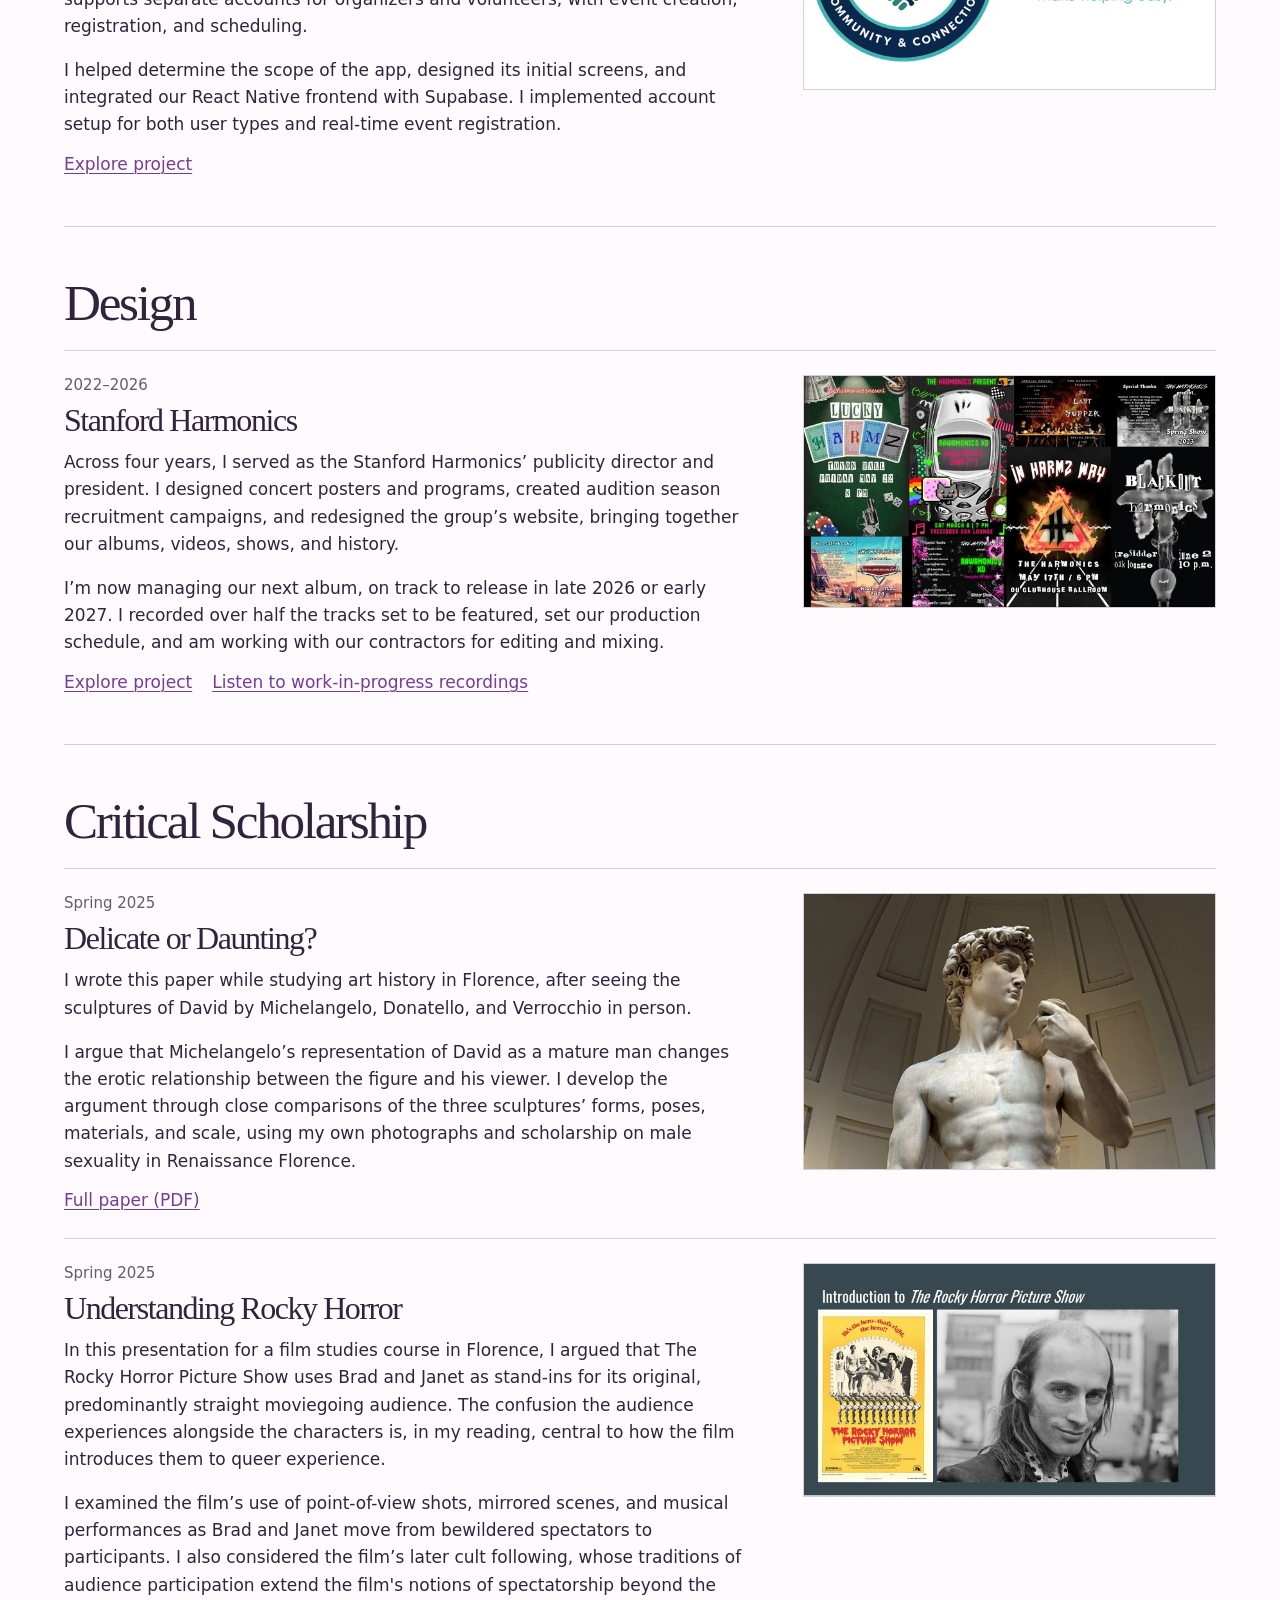
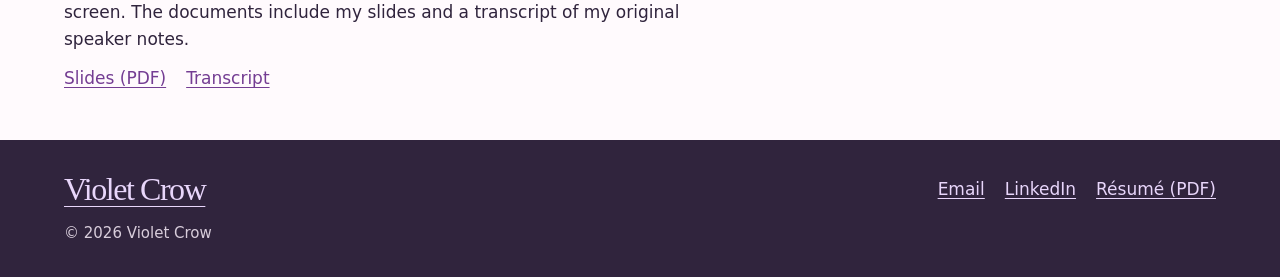
<file: portfolio/index.html>
<!doctype html>
<html lang="en">
<head>
  <meta charset="utf-8">
  <meta name="viewport" content="width=device-width, initial-scale=1">
  <meta name="description" content="Selected research, interactive media, design, and writing by Violet Crow.">
  <title>Portfolio | Violet Crow</title>
  <link rel="icon" href="../assets/web/butterfly.png">
  <link rel="stylesheet" href="../assets/css/site.css">
  <script defer src="../assets/js/site.js"></script>
</head>
<body class="portfolio-page">
  <a class="skip-link" href="#main">Skip to content</a>
  <header class="masthead">
    <div class="mast-inner">
      <a class="brand" href="../" aria-label="Violet Crow, home"><img src="../assets/web/butterfly.png" width="40" height="38" alt=""> Violet Crow</a>
      <nav class="primary" aria-label="Primary">
        <details class="work-menu">
          <summary>Projects</summary>
          <div class="work-links">
            <a href="../work/thesis/">Honors Thesis</a>
            <a href="../work/the-party/">The Party</a>
            <a href="../work/volunteerverse/">VolunteerVerse</a>
            <a href="../work/tai/">T.AI</a>
            <a href="../work/harmonics/">Stanford Harmonics</a>
            <a href="../work/myodyssey/">Myodyssey</a>
          </div>
        </details>
        <a href="../portfolio/" aria-current="page">Portfolio</a>
        <a href="../about/">About</a>
        <a href="../contact/">Contact</a>
      </nav>
    </div>
  </header>
  <main class="container" id="main" tabindex="-1">
    <section class="case-hero">
      <div class="folio-intro">
        <h1>Portfolio</h1>
        <p class="case-subtitle">A selection of my research, interactive media projects, design work, and writing.</p>
      </div>
      <div class="reading-guide">
        
        <p><strong>Research and writing.</strong> For my <a href="#thesis">honors thesis</a>, I studied the impact of spatiality and environmental immersion on group communications in teleconferencing. In <a href="#embodied-interface">The Embodied Interface</a>, Karan Soin and I asked what the future of interfaces integrated with biosensors might look like.</p>
        <p><strong>Technical and creative work.</strong> Step inside an a cappella afterparty (crazier than it sounds) in <a href="../work/the-party/">The Party</a>, or <a href="https://venef.itch.io/myodyssey">play Myodyssey</a>, a browser game about habitat loss. You can also hear two <a href="../work/harmonics/#recordings">work-in-progress mixes from <em>Ashes to Ashes</em></a>, the upcoming fourteenth studio album by The Harmonics.</p>
      </div>
    </section>
    <nav class="contents" aria-label="Portfolio sections" style="justify-content: space-evenly;">
      <a href="#research">Research</a>
      <a href="#interactive-media">Interactive Media &amp; Applications</a>
      <a href="#creative-practice">Design</a>
      <a href="#critical-scholarship">Critical Scholarship</a>
    </nav>
    <section class="section folio-group" id="research">
      <h2>Research</h2>
      <div class="entries">
        <article id="thesis">
          <div class="entry-copy">
            <p class="period">May 2025 – June 2026</p>
            <h3>Honors Thesis</h3>
            <p>For my honors thesis in Stanford’s Virtual Human Interaction Lab, I studied how spatiality and environmental immersion in XR teleconferencing affect the way people attend to one another. Groups of two, three, or four completed a collaborative task through photorealistic avatars, arranged either in a grid or in three-dimensional space. We also varied whether participants shared a virtual environment or could see their physical surroundings.</p>
            <p>I developed the study protocols, recruited 143 participants, trained seven research assistants, and ran the sessions. My own statistical analysis focused on measures of visual attention during the conversations. Although spatiality appeared to facilitate more natural interactions, we did not find evidence of a corresponding improvement in measures of facial attention.</p>
            <div class="sample-links">
              <a href="../work/thesis/">Explore project</a>
              <a href="../assets/portfolio/thesis-paper.pdf">Full thesis (PDF)</a>
            </div>
            <p class="print-sample">See: thesis.pdf · thesis-paper.pdf · thesis-slides.pdf · thesis-presentation.mp4</p>
          </div>
          <a class="entry-image" href="../work/thesis/" aria-label="Open Honors Thesis"><img src="../assets/web/thesis-640.webp" width="640" height="360" loading="lazy" decoding="async" alt="Participants wearing headsets during a study session"></a>
        </article>
        <article id="embodied-interface">
          <div class="entry-copy">
            <p class="period">Fall 2025</p>
            <h3>The Embodied Interface</h3>
            <p>In this paper, Karan Soin and I examined how XR interfaces could make use of a wider range of bodily input and sensory feedback. We surveyed existing technologies, from eye and hand tracking to biosignal sensing, and proposed plausible near-term and speculative future systems.</p>
            <p>My sections covered current XR technology, proposals for future interfaces, their technical requirements and limitations, and their broader societal implications. One possibility I explored was combining camera-based hand tracking with sensing muscle activity at the wrist, particularly in situations where a headset’s cameras cannot see the user’s hands.</p>
            <div class="sample-links">
              <a href="../assets/portfolio/embodied-interface.pdf">Full paper (PDF)</a>
            </div>
            <p class="print-sample">See: embodied-interface.pdf</p>
          </div>
        </article>
      </div>
    </section>
    <section class="section folio-group" id="interactive-media">
      <h2>Interactive Media &amp; Applications</h2>
      <div class="entries">
        <article id="the-party">
          <div class="entry-copy">
            <p class="period">Fall 2025</p>
            <h3>The Party</h3>
            <p><i>The Party</i> is a narrative VR piece about the social and psychological consequences of alcohol abuse, set in a recreation of a time and place from my memories. You can walk around, talk to new people, and even drink, which will alter your senses. When a friend becomes sick, what was previously a fun night takes on an oppressive atmosphere...</p>
            <p>I developed the piece independently in Unity, building the environments, scripting interactions, designing lighting and spatial sound, creating shaders, and writing and recording dialogue. The narrative is based on three experiences from my life: worrying about a sick friend, feeling the mood of a party deteriorate as the night goes on, and reflecting the following morning.</p>
            <div class="sample-links">
              <a href="../work/the-party/">Explore project</a>
              <a href="https://github.com/violet-crow/theparty">GitHub</a>
            </div>
            <p class="print-sample">See: the-party.pdf</p>
          </div>
          <a class="entry-image" href="../work/the-party/" aria-label="Open The Party"><img src="../assets/web/party-interaction-640.webp" width="640" height="344" loading="lazy" decoding="async" alt="Talking with a guest in the virtual afterparty"></a>
        </article>
        <article id="myodyssey">
          <div class="entry-copy">
            <p class="period">Spring 2026</p>
            <h3>Myodyssey</h3>
            <p>Myodyssey is a browser-based narrative game about deforestation and habitat loss, told from the perspective of a wood lemming. I came up with the concept for my five-person team’s project, which uses interactive text, illustrations, minigames, and music to follow the lemming’s journey to heal its partner.</p>
            <p>I designed and programmed the opening level, including its inventory system and an interactive text puzzle reminiscent of '90s Interactive Fiction. I also composed the game’s original soundtrack. Over nine playtests, we revised the way the game presented information to the player.</p>
            <div class="sample-links">
              <a href="../work/myodyssey/">Explore project</a>
              <a href="../work/myodyssey/#playtest-video">Playtest video</a>
            </div>
            <p class="print-sample">See: myodyssey.pdf · myodyssey-playtest.mp4 · home-sweet-home.mp3 · setting-off.mp3 · the-wild.mp3 · the-thrashing-hare.mp3 · the-golden-moss.mp3</p>
          </div>
          <a class="entry-image" href="../work/myodyssey/" aria-label="Open Myodyssey"><img src="../assets/web/myodyssey-iteration-640.webp" width="640" height="360" loading="lazy" decoding="async" alt="Game screens from successive versions of Myodyssey"></a>
        </article>
        <article id="tai">
          <div class="entry-copy">
            <p class="period">Fall 2024</p>
            <h3>T.AI</h3>
            <p>For T.AI, our team explored how teachers might use generative AI to give students more timely and useful feedback. We interviewed four educators and two students before designing a mobile prototype in which teachers photograph a student’s work and review feedback generated using a grading rubric they upload.</p>
            <p>I helped develop the concept and built low- and medium-fidelity prototypes, in addition to contributing to the final poster and report.</p>
            <div class="sample-links">
              <a href="../work/tai/">Explore project</a>
              <a href="../assets/portfolio/tai-poster.pdf">Project poster (PDF)</a>
            </div>
            <p class="print-sample">See: tai.pdf · tai-poster.pdf · tai-demo.mp4 · tai-prototype-screens.pdf</p>
          </div>
          <a class="entry-image" href="../work/tai/" aria-label="Open T.AI"><img src="../assets/web/tai-640.webp" width="640" height="360" loading="lazy" decoding="async" alt="T.AI screens for grading and student feedback"></a>
        </article><article id="volunteerverse">
          <div class="entry-copy">
            <p class="period">Fall 2025</p>
            <h3>VolunteerVerse</h3>
            <p>VolunteerVerse is a mobile app my team of three built in four weeks to help local organizations publicize volunteer opportunities and manage signups. It supports separate accounts for organizers and volunteers, with event creation, registration, and scheduling.</p>
            <p>I helped determine the scope of the app, designed its initial screens, and integrated our React Native frontend with Supabase. I implemented account setup for both user types and real-time event registration.</p>
            <div class="sample-links">
              <a href="../work/volunteerverse/">Explore project</a>
            </div>
            <p class="print-sample">See: volunteerverse.pdf</p>
          </div>
          <a class="entry-image" href="../work/volunteerverse/" aria-label="Open VolunteerVerse"><img src="../assets/web/volunteerverse-640.webp" width="640" height="360" loading="lazy" decoding="async" alt="Finding volunteer shifts in the mobile app"></a>
        </article>
        
      </div>
    </section>
    <section class="section folio-group" id="creative-practice">
      <h2>Design</h2>
      <div class="entries">
        <article id="harmonics">
          <div class="entry-copy">
            <p class="period">2022–2026</p>
            <h3>Stanford Harmonics</h3>
            <p>Across four years, I served as the Stanford Harmonics’ publicity director and president. I designed concert posters and programs, created audition season recruitment campaigns, and redesigned the group’s website, bringing together our albums, videos, shows, and history.</p>
            <p>I’m now managing our next album, on track to release in late 2026 or early 2027. I recorded over half the tracks set to be featured, set our production schedule, and am working with our contractors for editing and mixing.</p>
            <div class="sample-links">
              <a href="../work/harmonics/">Explore project</a>
              <a href="../work/harmonics/#recordings">Listen to work-in-progress recordings</a>
            </div>
            <p class="print-sample">See: harmonics.pdf · big-shot.mp3 · deep-blue.mp3</p>
          </div>
          <a class="entry-image" href="../work/harmonics/" aria-label="Open Stanford Harmonics"><img src="../assets/web/harmonics-posters-640.webp" width="640" height="360" loading="lazy" decoding="async" alt="Recording vocals for Ashes to Ashes"></a>
        </article>
      </div>
    </section>
    <section class="section folio-group" id="critical-scholarship">
      <h2>Critical Scholarship</h2>
      <div class="entries">
        <article id="delicate-or-daunting">
          <div class="entry-copy">
            <p class="period">Spring 2025</p>
            <h3>Delicate or Daunting?</h3>
            <p>I wrote this paper while studying art history in Florence, after seeing the sculptures of David by Michelangelo, Donatello, and Verrocchio in person.</p>
            <p>I argue that Michelangelo’s representation of David as a mature man changes the erotic relationship between the figure and his viewer. I develop the argument through close comparisons of the three sculptures’ forms, poses, materials, and scale, using my own photographs and scholarship on male sexuality in Renaissance Florence.</p>
            <div class="sample-links">
              <a href="../assets/portfolio/delicate-or-daunting.pdf">Full paper (PDF)</a>
            </div>
            <p class="print-sample">See: delicate-or-daunting.pdf</p>
          </div>
          <a class="entry-image" href="../assets/portfolio/delicate-or-daunting.pdf" aria-label="Open Delicate or Daunting?"><img src="../assets/web/david-portrait.webp" width="660" height="442" loading="lazy" decoding="async" alt="Michelangelo’s David in Florence, looking past his raised hand"></a>
        </article>
        <article id="rocky-horror">
          <div class="entry-copy">
            <p class="period">Spring 2025</p>
            <h3>Understanding Rocky Horror</h3>
            <p>In this presentation for a film studies course in Florence, I argued that The Rocky Horror Picture Show uses Brad and Janet as stand-ins for its original, predominantly straight moviegoing audience. The confusion the audience experiences alongside the characters is, in my reading, central to how the film introduces them to queer experience.</p>
            <p>I examined the film’s use of point-of-view shots, mirrored scenes, and musical performances as Brad and Janet move from bewildered spectators to participants. I also considered the film’s later cult following, whose traditions of audience participation extend the film's notions of spectatorship beyond the screen. The documents include my slides and a transcript of my original speaker notes.</p>
            <div class="sample-links">
              <a href="../assets/portfolio/rocky-horror.pdf">Slides (PDF)</a><a href="../assets/portfolio/rocky-horror.pdf#page=20">Transcript</a>
            </div>
            <p class="print-sample">See: rocky-horror.pdf</p>
          </div>
          <a class="entry-image" href="../assets/portfolio/rocky-horror.pdf" aria-label="Open Understanding Rocky Horror"><img src="../assets/web/rocky-horror-slide.webp" width="660" height="372" loading="lazy" decoding="async" alt="Introductory slide from my Rocky Horror presentation"></a>
        </article>
      </div>
    </section>
  </main>
  <footer class="site-footer">
    <div class="footer-inner">
      <a class="footer-name" href="../">Violet Crow</a>
      <nav aria-label="Contact and résumé"><a href="mailto:crow@alumni.stanford.edu">Email</a><a href="https://www.linkedin.com/in/violet-crow/">LinkedIn</a><a href="../assets/docs/VioletCrowResume.pdf">Résumé (PDF)</a></nav>
      <small>© 2026 Violet Crow</small>
    </div>
  </footer>
</body>
</html>
</file>
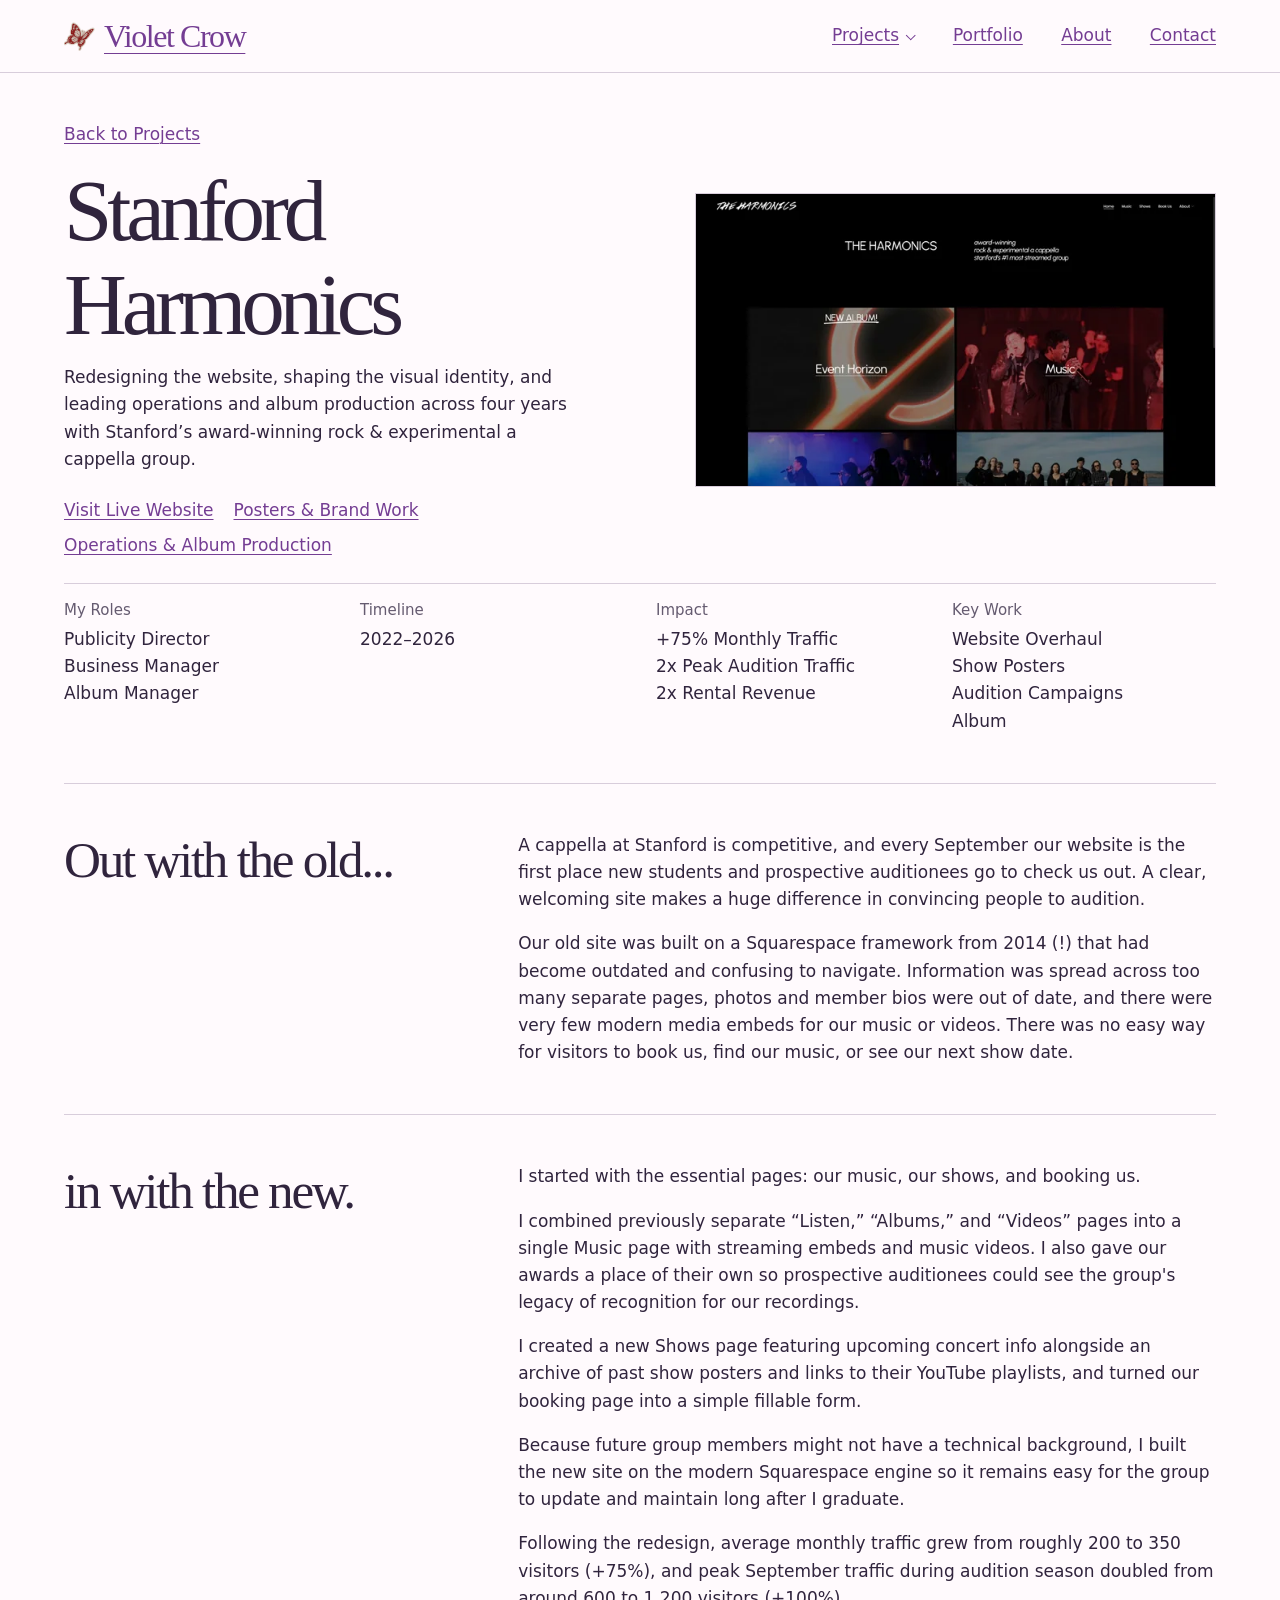
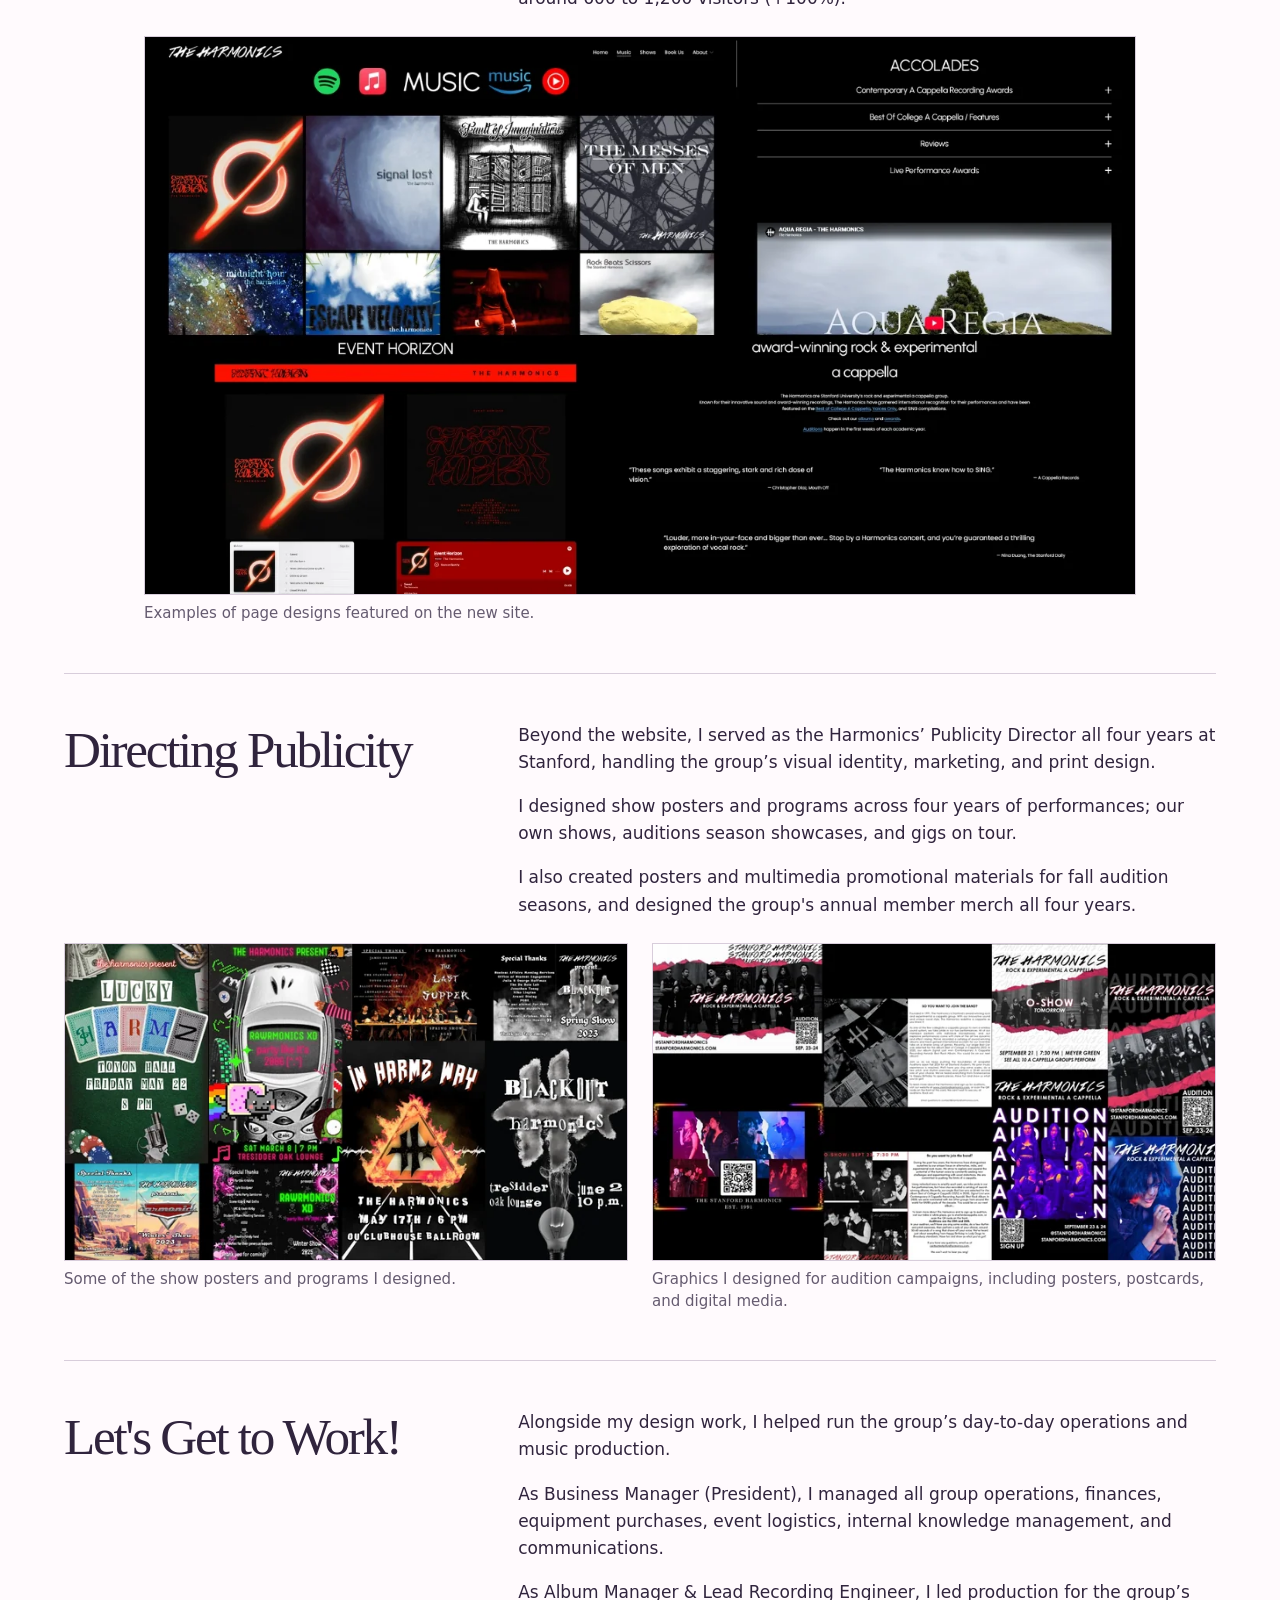
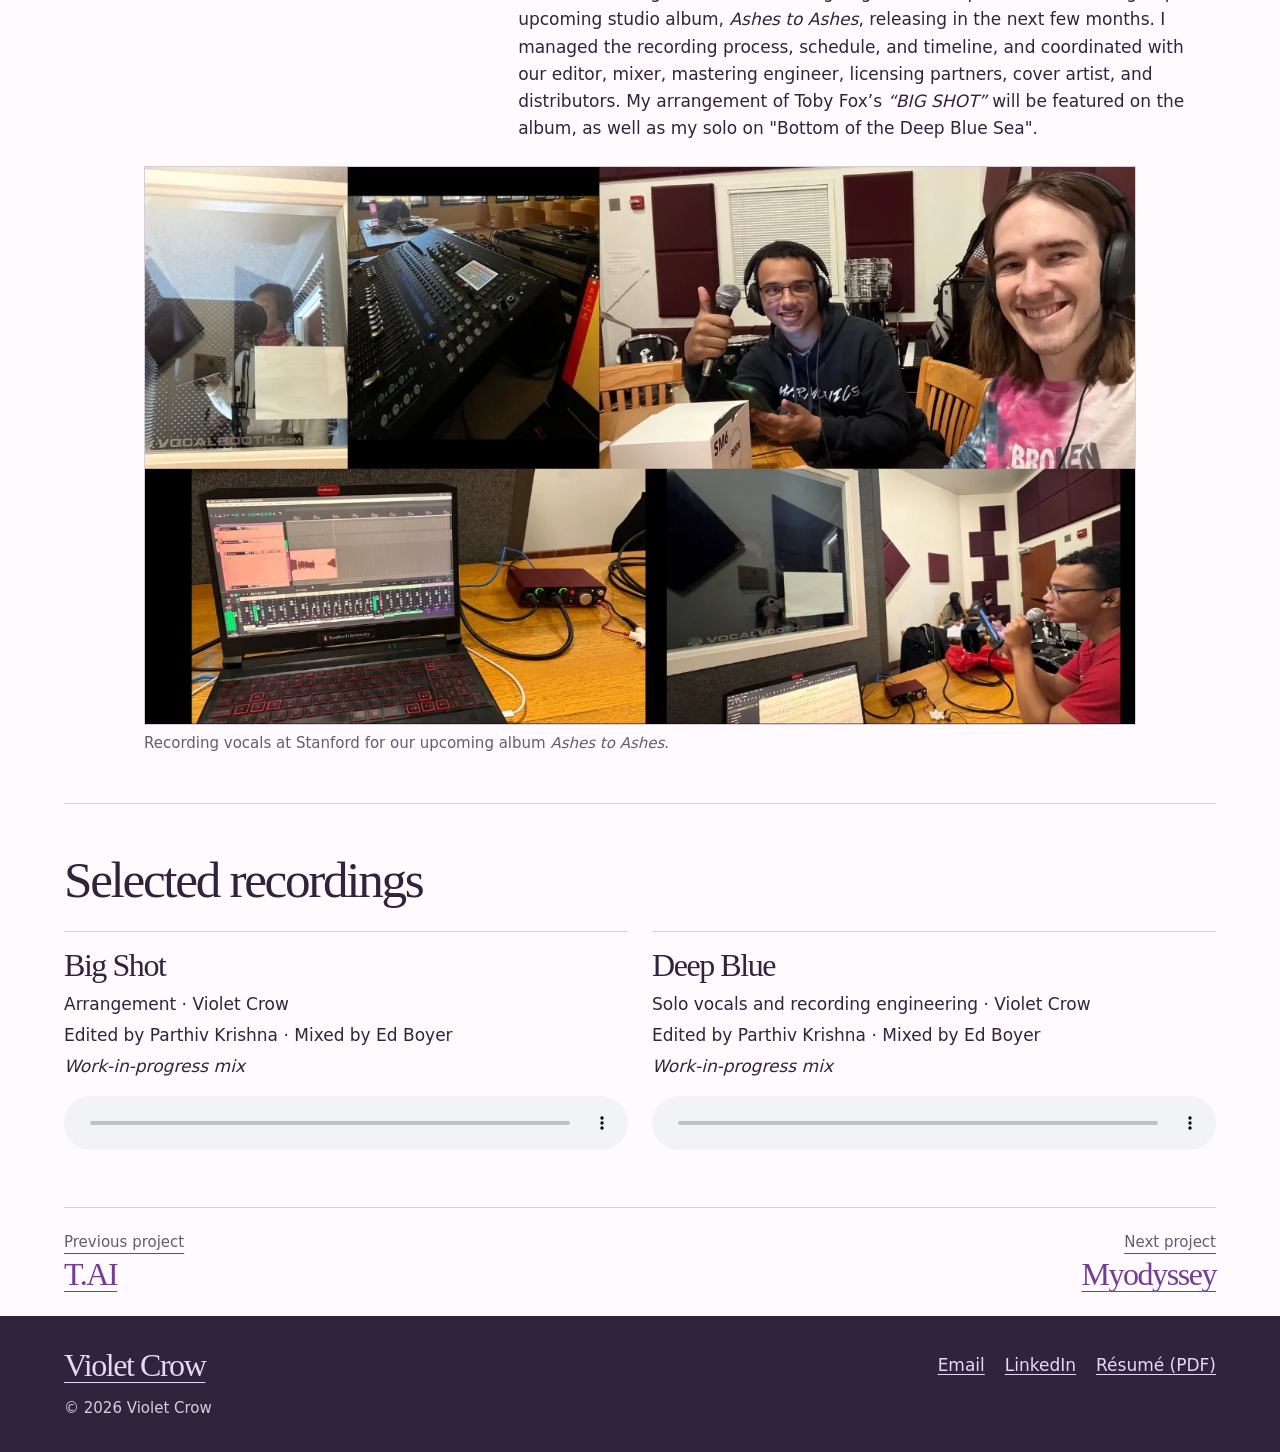
<file: work/harmonics/index.html>
<!doctype html>
<html lang="en">
<head>
  <meta charset="utf-8">
  <meta name="viewport" content="width=device-width, initial-scale=1">
  <meta name="description" content="Stanford Harmonics — Website redesign, visual design, group operations, and album production by Violet Crow.">
  <title>Stanford Harmonics | Violet Crow</title>
  <link rel="icon" href="../../assets/web/butterfly.png">
  <link rel="stylesheet" href="../../assets/css/site.css">
  <script defer src="../../assets/js/site.js"></script>
</head>
<body class="work-page harmonics-study">
  <a class="skip-link" href="#main">Skip to content</a>
  <header class="masthead">
    <div class="mast-inner">
      <a class="brand" href="../../" aria-label="Violet Crow, home"><img src="../../assets/web/butterfly.png" width="40" height="38" alt=""> Violet Crow</a>
      <nav class="primary" aria-label="Primary">
        <details class="work-menu">
          <summary>Projects</summary>
          <div class="work-links">
            <a href="../../work/thesis/">Honors Thesis</a>
            <a href="../../work/the-party/">The Party</a>
            <a href="../../work/volunteerverse/">VolunteerVerse</a>
            <a href="../../work/tai/">T.AI</a>
            <a href="../../work/harmonics/" aria-current="page">Stanford Harmonics</a>
            <a href="../../work/myodyssey/">Myodyssey</a>
          </div>
        </details>
        <a href="../../portfolio/">Portfolio</a>
        <a href="../../about/">About</a>
        <a href="../../contact/">Contact</a>
      </nav>
    </div>
  </header>
  <main class="container" id="main" tabindex="-1">
    <section class="case-hero">
      <div class="case-lead">
        <a class="back-link" href="../../#work">Back to Projects</a>
        
        <h1>Stanford Harmonics</h1>
        <p class="case-subtitle">Redesigning the website, shaping the visual identity, and leading operations and album production across four years with Stanford’s award-winning rock &amp; experimental a cappella group.</p>
        <div class="hero-actions">
          <a href="https://stanfordharmonics.com" target="_blank" rel="noopener noreferrer">Visit Live Website</a>
          <a href="#brand-gallery">Posters &amp; Brand Work</a>
          <a href="#operations">Operations &amp; Album Production</a>
        </div>
      </div>
      <figure class="case-banner">
        <img src="../../assets/web/harmonics-1280.webp" alt="Stanford Harmonics redesigned website and visual design work" width="1280" height="720" decoding="async" srcset="../../assets/web/harmonics-640.webp 640w, ../../assets/web/harmonics-1280.webp 1280w" sizes="(max-width: 720px) 92vw, (max-width: 1280px) 49vw, 640px">
        
      </figure>
      <div class="case-meta-grid">
        <div class="meta-item">
          <span class="meta-label">My Roles</span>
          <span class="meta-value">Publicity Director<br>Business Manager<br>Album Manager</span>
        </div>
        <div class="meta-item">
          <span class="meta-label">Timeline</span>
          <span class="meta-value">2022–2026</span>
        </div>
        <div class="meta-item">
          <span class="meta-label">Impact</span>
          <span class="meta-value">+75% Monthly Traffic<br>2x Peak Audition Traffic<br>2x Rental Revenue</span>
        </div>
        <div class="meta-item">
          <span class="meta-label">Key Work</span>
          <span class="meta-value">Website Overhaul<br>Show Posters<br>Audition Campaigns<br>Album</span>
        </div>
      </div>
    </section>
    <section class="section" aria-labelledby="context-heading">
      <div class="case-grid">
        <div>
          <h2 id="context-heading">Out with the old...</h2>
        </div>
        <div class="case-body">
          <p>A cappella at Stanford is competitive, and every September our website is the first place new students and prospective auditionees go to check us out. A clear, welcoming site makes a huge difference in convincing people to audition.</p>
          <p>Our old site was built on a Squarespace framework from 2014 (!) that had become outdated and confusing to navigate. Information was spread across too many separate pages, photos and member bios were out of date, and there were very few modern media embeds for our music or videos. There was no easy way for visitors to book us, find our music, or see our next show date.</p>
        </div>
      </div>
    </section>
    <section class="section" aria-labelledby="web-heading">
      <div class="case-grid">
        <div>
          <h2 id="web-heading">in with the new.</h2>
        </div>
        <div class="case-body">
          <p>I started with the essential pages: our music, our shows, and booking us.</p>
          <p>I combined previously separate “Listen,” “Albums,” and “Videos” pages into a single Music page with streaming embeds and music videos. I also gave our awards a place of their own so prospective auditionees could see the group's legacy of recognition for our recordings.</p>
          <p>I created a new Shows page featuring upcoming concert info alongside an archive of past show posters and links to their YouTube playlists, and turned our booking page into a simple fillable form.</p>
          <p>Because future group members might not have a technical background, I built the new site on the modern Squarespace engine so it remains easy for the group to update and maintain long after I graduate.</p>
          <p>Following the redesign, average monthly traffic grew from roughly 200 to 350 visitors (+75%), and peak September traffic during audition season doubled from around 600 to 1,200 visitors (+100%).</p>
        </div>
      </div>
      <div class="case-gallery single">
        <figure class="photo-card">
          <a href="../../assets/images/harmonics-web-comparison.jpg" aria-label="Full-size image: Example screenshots of pages from the new site"><img src="../../assets/web/harmonics-web-comparison-1280.webp" alt="Example screenshots of pages from the new site" loading="lazy" width="1280" height="720" decoding="async" srcset="../../assets/web/harmonics-web-comparison-640.webp 640w, ../../assets/web/harmonics-web-comparison-1280.webp 1280w" sizes="(max-width: 1180px) 92vw, 1120px"></a>
          <figcaption class="photo-caption">Examples of page designs featured on the new site.</figcaption>
        </figure>
      </div>
    </section>
    <section class="section" id="brand-gallery" aria-labelledby="brand-heading">
      <div class="case-grid">
        <div>
          <h2 id="brand-heading">Directing Publicity</h2>
        </div>
        <div class="case-body">
          <p>Beyond the website, I served as the Harmonics’ Publicity Director all four years at Stanford, handling the group’s visual identity, marketing, and print design.</p>
          <p>I designed show posters and programs across four years of performances; our own shows, auditions season showcases, and gigs on tour.</p>
          <p>I also created posters and multimedia promotional materials for fall audition seasons, and designed the group's annual member merch all four years.</p>
        </div>
      </div>
      <div class="case-gallery">
        <figure class="photo-card">
          <a href="../../assets/images/harmonics-posters.jpg" aria-label="Full-size image: Selected Harmonics concert posters and show programs designed by Violet Crow"><img src="../../assets/web/harmonics-posters-1280.webp" alt="Selected Harmonics concert posters and show programs designed by Violet Crow" loading="lazy" width="1280" height="720" decoding="async" srcset="../../assets/web/harmonics-posters-640.webp 640w, ../../assets/web/harmonics-posters-1280.webp 1280w" sizes="(max-width: 720px) 92vw, (max-width: 1280px) 49vw, 640px"></a>
          <figcaption class="photo-caption">Some of the show posters and programs I designed.</figcaption>
        </figure>
        <figure class="photo-card">
          <a href="../../assets/images/harmonics-campaigns.jpg" aria-label="Full-size image: Audition promotional graphics"><img src="../../assets/web/harmonics-campaigns-1280.webp" alt="Audition promotional graphics" loading="lazy" width="1280" height="720" decoding="async" srcset="../../assets/web/harmonics-campaigns-640.webp 640w, ../../assets/web/harmonics-campaigns-1280.webp 1280w" sizes="(max-width: 720px) 92vw, (max-width: 1280px) 49vw, 640px"></a>
          <figcaption class="photo-caption">Graphics I designed for audition campaigns, including posters, postcards, and digital media.</figcaption>
        </figure>
      </div>
    </section>
    <section class="section" id="operations" aria-labelledby="operations-heading">
      <div class="case-grid">
        <div>
          <h2 id="operations-heading">Let's Get to Work!</h2>
        </div>
        <div class="case-body">
          <p>Alongside my design work, I helped run the group’s day-to-day operations and music production.</p>
          <p>As Business Manager (President), I managed all group operations, finances, equipment purchases, event logistics, internal knowledge management, and communications.</p>
          <p>As Album Manager &amp; Lead Recording Engineer, I led production for the group’s upcoming studio album, <em>Ashes to Ashes</em>, releasing in the next few months. I managed the recording process, schedule, and timeline, and coordinated with our editor, mixer, mastering engineer, licensing partners, cover artist, and distributors. My arrangement of Toby Fox’s <em>“BIG SHOT”</em> will be featured on the album, as well as my solo on "Bottom of the Deep Blue Sea".</p>
        </div>
      </div>
      <div class="case-gallery single">
        <figure class="photo-card">
          <a href="../../assets/images/harmonics-album.jpg" aria-label="Full-size image: Recording engineering and production workflow for Stanford Harmonics album Ashes to Ashes"><img src="../../assets/web/harmonics-album-1280.webp" alt="Recording engineering and production workflow for Stanford Harmonics album Ashes to Ashes" loading="lazy" width="1280" height="720" decoding="async" srcset="../../assets/web/harmonics-album-640.webp 640w, ../../assets/web/harmonics-album-1280.webp 1280w" sizes="(max-width: 1180px) 92vw, 1120px"></a>
          <figcaption class="photo-caption">Recording vocals at Stanford for our upcoming album <em>Ashes to Ashes</em>.</figcaption>
        </figure>
      </div>
    </section>
    <section class="section" id="recordings">
      <h2>Selected recordings</h2>
      <div class="recording-credits">
        <div>
          <h3>Big Shot</h3>
          <p>Arrangement · Violet Crow</p>
          <p>Edited by Parthiv Krishna · Mixed by Ed Boyer</p>
          <p><em>Work-in-progress mix</em></p>
          <audio controls preload="none" aria-label="Big Shot, work-in-progress mix" src="../../assets/audio/big-shot.mp3"></audio>
          <p class="print-media-note">Audio file · big-shot.mp3</p>
        </div>
        <div>
          <h3>Deep Blue</h3>
          <p>Solo vocals and recording engineering · Violet Crow</p>
          <p>Edited by Parthiv Krishna · Mixed by Ed Boyer</p>
          <p><em>Work-in-progress mix</em></p>
          <audio controls preload="none" aria-label="Deep Blue, work-in-progress mix" src="../../assets/audio/deep-blue.mp3"></audio>
          <p class="print-media-note">Audio file · deep-blue.mp3</p>
        </div>
      </div>
    </section>
    <nav class="project-nav-footer" aria-label="More projects">
      <a href="../tai/"><small>Previous project</small>T.AI</a>
      <a href="../myodyssey/"><small>Next project</small>Myodyssey</a>
    </nav>
  </main>
  <footer class="site-footer">
    <div class="footer-inner">
      <a class="footer-name" href="../../">Violet Crow</a>
      <nav aria-label="Contact and résumé"><a href="mailto:crow@alumni.stanford.edu">Email</a><a href="https://www.linkedin.com/in/violet-crow/">LinkedIn</a><a href="../../assets/docs/VioletCrowResume.pdf">Résumé (PDF)</a></nav>
      <small>© 2026 Violet Crow</small>
    </div>
  </footer>
</body>
</html>
</file>
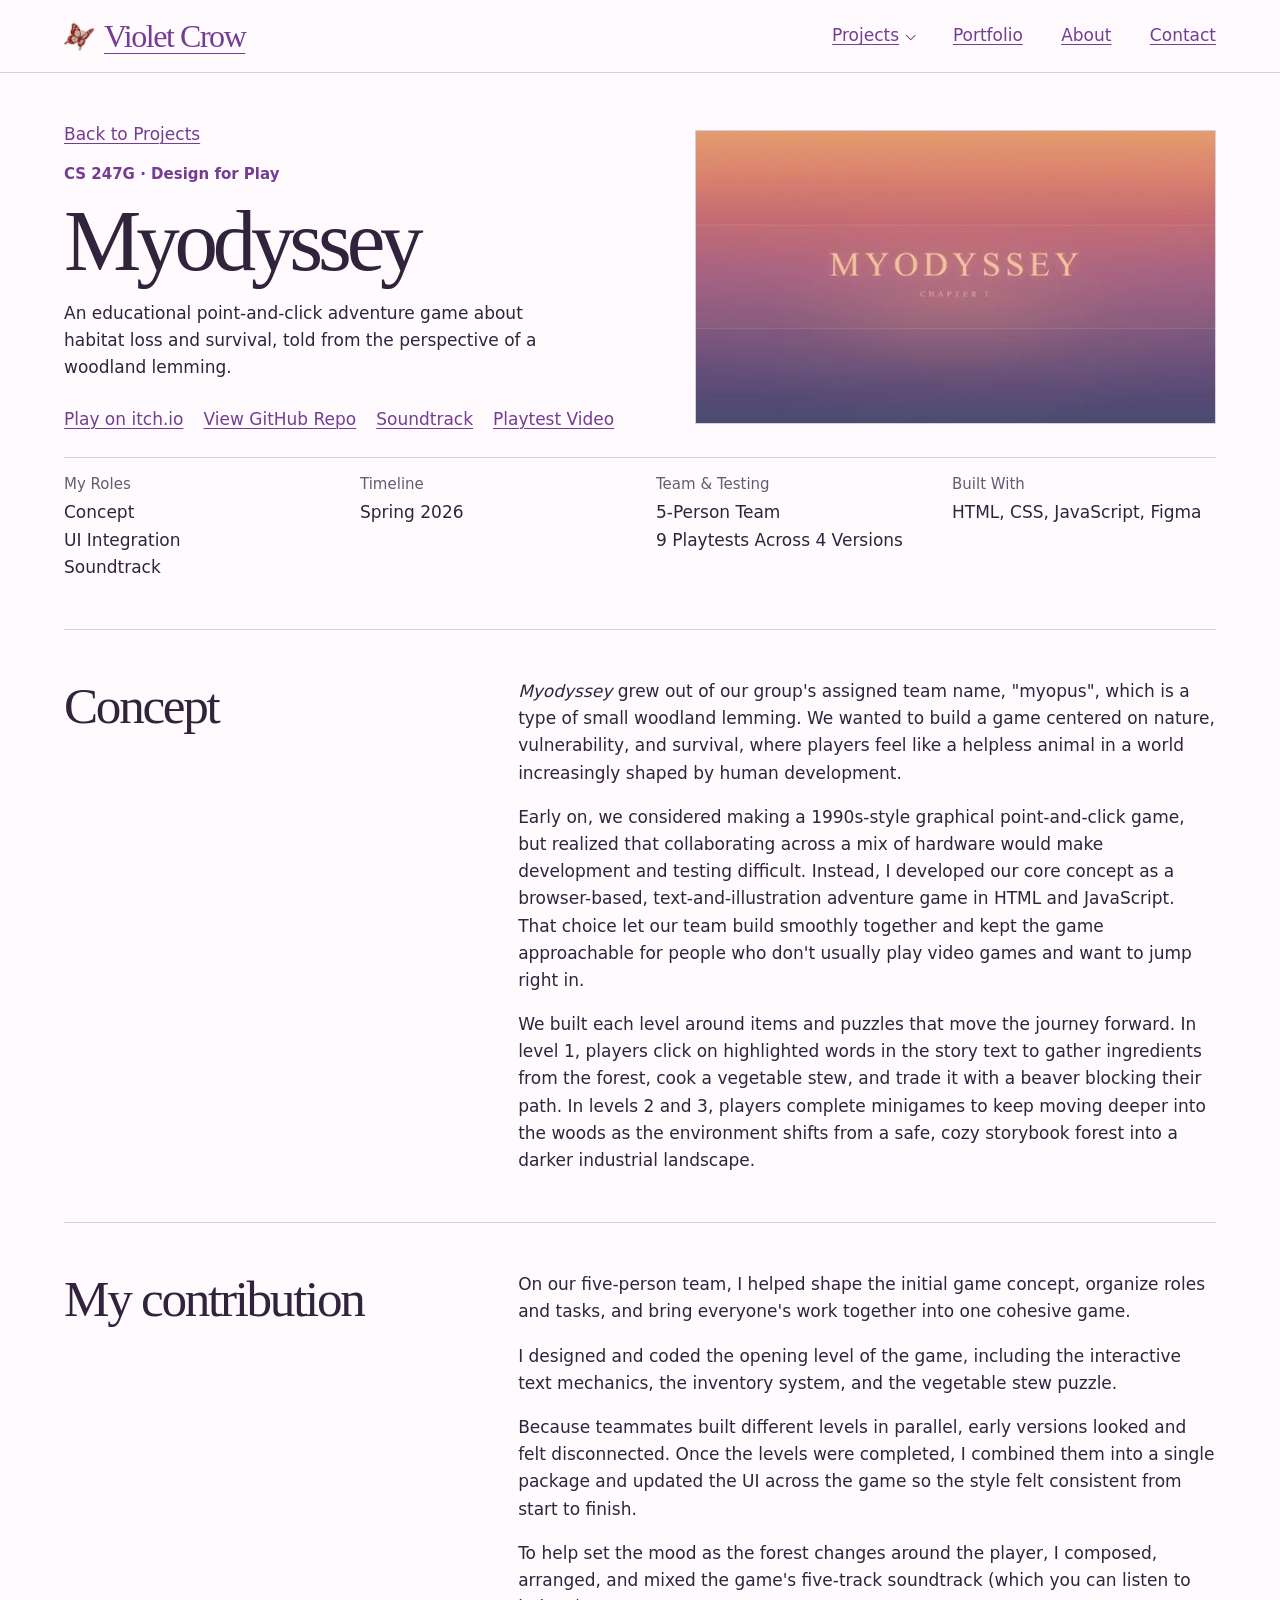
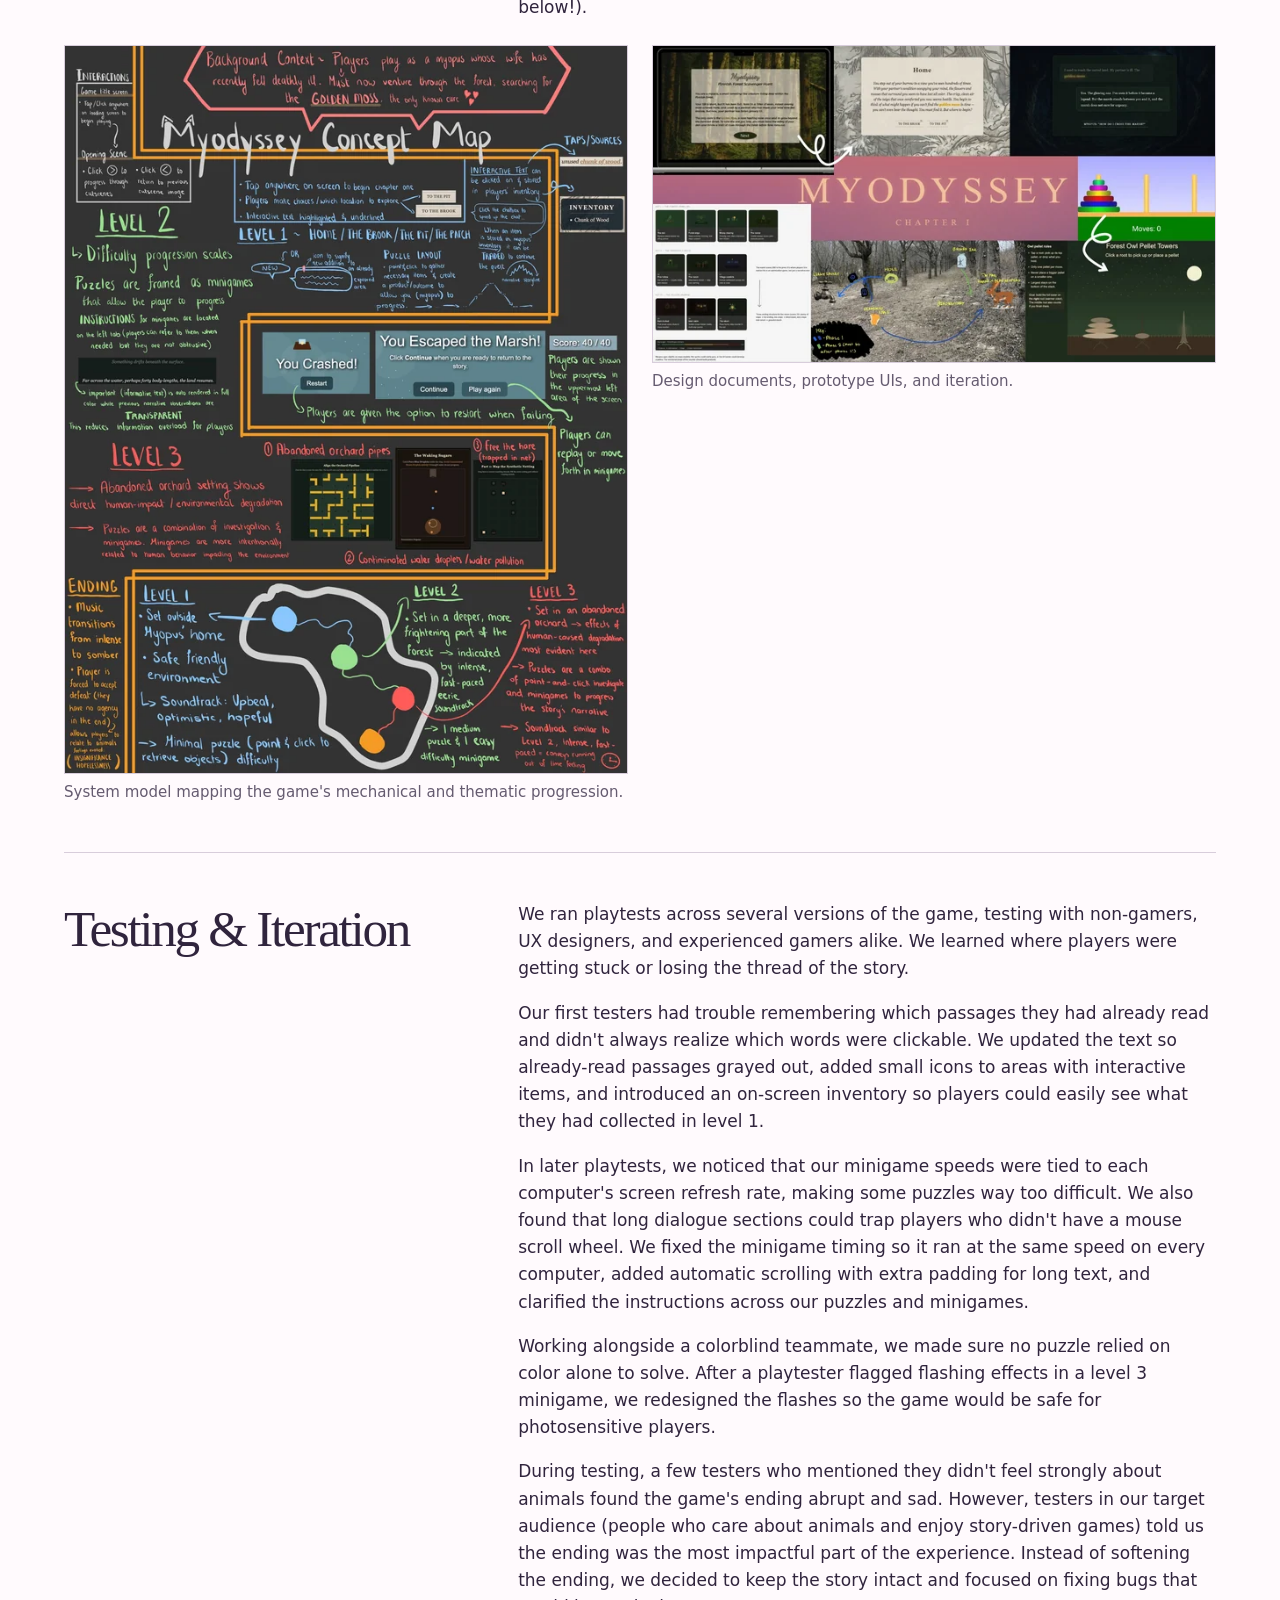
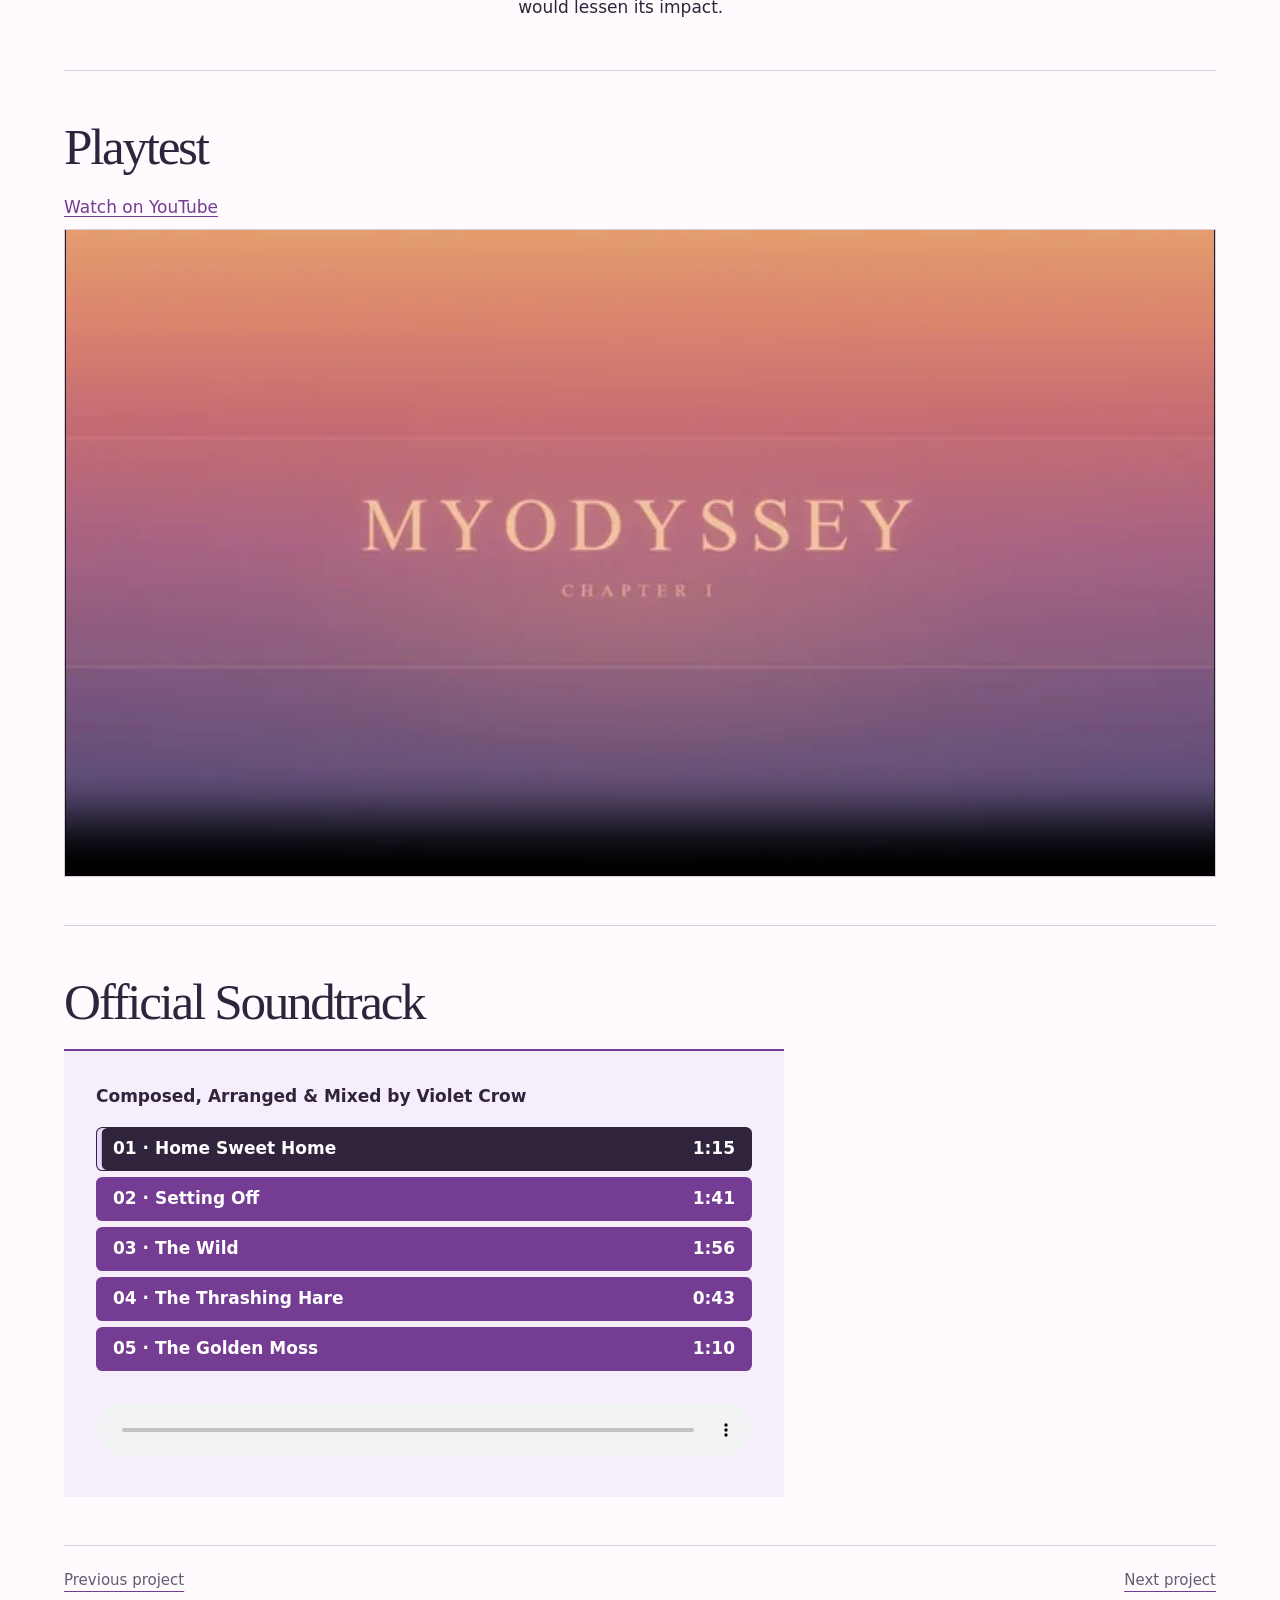
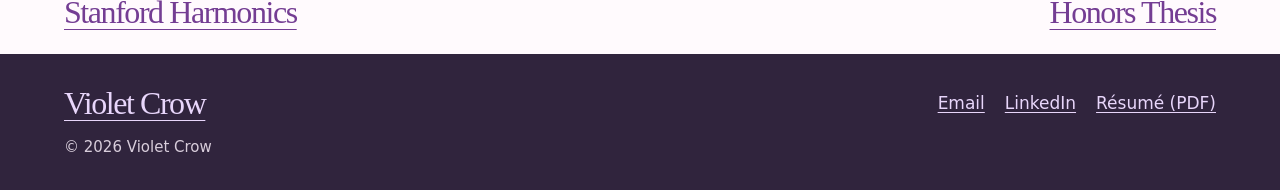
<file: work/myodyssey/index.html>
<!doctype html>
<html lang="en">
<head>
  <meta charset="utf-8">
  <meta name="viewport" content="width=device-width, initial-scale=1">
  <meta name="description" content="Myodyssey — An educational point-and-click adventure game about habitat loss, co-designed and built by Violet Crow.">
  <title>Myodyssey | Violet Crow</title>
  <link rel="icon" href="../../assets/web/butterfly.png">
  <link rel="stylesheet" href="../../assets/css/site.css">
  <script defer src="../../assets/js/site.js"></script>
</head>
<body class="work-page myodyssey-study">
  <a class="skip-link" href="#main">Skip to content</a>
  <header class="masthead">
    <div class="mast-inner">
      <a class="brand" href="../../" aria-label="Violet Crow, home"><img src="../../assets/web/butterfly.png" width="40" height="38" alt=""> Violet Crow</a>
      <nav class="primary" aria-label="Primary">
        <details class="work-menu">
          <summary>Projects</summary>
          <div class="work-links">
            <a href="../../work/thesis/">Honors Thesis</a>
            <a href="../../work/the-party/">The Party</a>
            <a href="../../work/volunteerverse/">VolunteerVerse</a>
            <a href="../../work/tai/">T.AI</a>
            <a href="../../work/harmonics/">Stanford Harmonics</a>
            <a href="../../work/myodyssey/" aria-current="page">Myodyssey</a>
          </div>
        </details>
        <a href="../../portfolio/">Portfolio</a>
        <a href="../../about/">About</a>
        <a href="../../contact/">Contact</a>
      </nav>
    </div>
  </header>
  <main class="container" id="main" tabindex="-1">
    <section class="case-hero">
      <div class="case-lead">
        <a class="back-link" href="../../#work">Back to Projects</a>
        <p class="eyebrow">CS 247G · Design for Play</p>
        <h1>Myodyssey</h1>
        <p class="case-subtitle">An educational point-and-click adventure game about habitat loss and survival, told from the perspective of a woodland lemming.</p>
        <div class="hero-actions">
          <a href="https://venef.itch.io/myodyssey" target="_blank" rel="noopener noreferrer">Play on itch.io</a>
          <a href="https://github.com/F10naH/Myopus_game" target="_blank" rel="noopener noreferrer">View GitHub Repo</a>
          <a href="#soundtrack">Soundtrack</a>
          <a href="#playtest-video">Playtest Video</a>
        </div>
      </div>
      <figure class="case-banner">
        <img src="../../assets/web/myodyssey-1280.webp" alt="Myodyssey title screen fading from sunset orange to purple" width="1280" height="720" decoding="async" srcset="../../assets/web/myodyssey-640.webp 640w, ../../assets/web/myodyssey-1280.webp 1280w" sizes="(max-width: 720px) 92vw, (max-width: 1280px) 49vw, 640px">
        
      </figure>
      <div class="case-meta-grid">
        <div class="meta-item">
          <span class="meta-label">My Roles</span>
          <span class="meta-value">Concept<br>UI Integration<br>Soundtrack</span>
        </div>
        <div class="meta-item">
          <span class="meta-label">Timeline</span>
          <span class="meta-value">Spring 2026</span>
        </div>
        <div class="meta-item">
          <span class="meta-label">Team &amp; Testing</span>
          <span class="meta-value">5-Person Team<br>9 Playtests Across 4 Versions</span>
        </div>
        <div class="meta-item">
          <span class="meta-label">Built With</span>
          <span class="meta-value">HTML, CSS, JavaScript, Figma</span>
        </div>
      </div>
    </section>
    <section class="section" aria-labelledby="context-heading">
      <div class="case-grid">
        <div>
          <h2 id="context-heading">Concept</h2>
        </div>
        <div class="case-body">
          <p><em>Myodyssey</em> grew out of our group's assigned team name, "myopus", which is a type of small woodland lemming. We wanted to build a game centered on nature, vulnerability, and survival, where players feel like a helpless animal in a world increasingly shaped by human development.</p>
          <p>Early on, we considered making a 1990s-style graphical point-and-click game, but realized that collaborating across a mix of hardware would make development and testing difficult. Instead, I developed our core concept as a browser-based, text-and-illustration adventure game in HTML and JavaScript. That choice let our team build smoothly together and kept the game approachable for people who don't usually play video games and want to jump right in.</p>
          <p>We built each level around items and puzzles that move the journey forward. In level 1, players click on highlighted words in the story text to gather ingredients from the forest, cook a vegetable stew, and trade it with a beaver blocking their path. In levels 2 and 3, players complete minigames to keep moving deeper into the woods as the environment shifts from a safe, cozy storybook forest into a darker industrial landscape.</p>
        </div>
      </div>
    </section>
    <section class="section" aria-labelledby="execution-heading">
      <div class="case-grid">
        <div>
          <h2 id="execution-heading">My contribution</h2>
        </div>
        <div class="case-body">
          <p>On our five-person team, I helped shape the initial game concept, organize roles and tasks, and bring everyone's work together into one cohesive game.</p>
          <p>I designed and coded the opening level of the game, including the interactive text mechanics, the inventory system, and the vegetable stew puzzle.</p>
          <p>Because teammates built different levels in parallel, early versions looked and felt disconnected. Once the levels were completed, I combined them into a single package and updated the UI across the game so the style felt consistent from start to finish.</p>
          <p>To help set the mood as the forest changes around the player, I composed, arranged, and mixed the game's five-track soundtrack (which you can listen to below!).</p>
        </div>
      </div>
      <div class="case-gallery">
        <figure class="photo-card">
          <a href="../../assets/images/myodyssey-system.jpg" aria-label="Full-size image: Myodyssey system model and early Figma wireframes"><img src="../../assets/web/myodyssey-system-2244.webp" alt="Myodyssey system model and early Figma wireframes" loading="lazy" width="2244" height="2904" decoding="async" srcset="../../assets/web/myodyssey-system-640.webp 640w, ../../assets/web/myodyssey-system-2244.webp 2244w" sizes="(max-width: 720px) 92vw, (max-width: 1280px) 49vw, 640px"></a>
          <figcaption class="photo-caption">System model mapping the game's mechanical and thematic progression.</figcaption>
        </figure>
        <figure class="photo-card">
          <a href="../../assets/images/myodyssey-iteration.jpg" aria-label="Full-size image: Comparison of initial and iterated UI and puzzle screens across versions"><img src="../../assets/web/myodyssey-iteration-1280.webp" alt="Comparison of initial and iterated UI and puzzle screens across versions" loading="lazy" width="1280" height="720" decoding="async" srcset="../../assets/web/myodyssey-iteration-640.webp 640w, ../../assets/web/myodyssey-iteration-1280.webp 1280w" sizes="(max-width: 720px) 92vw, (max-width: 1280px) 49vw, 640px"></a>
          <figcaption class="photo-caption">Design documents, prototype UIs, and iteration.</figcaption>
        </figure>
      </div>
    </section>
    <section class="section" aria-labelledby="takeaways-heading">
      <div class="case-grid">
        <div>
          <h2 id="takeaways-heading">Testing &amp; Iteration</h2>
        </div>
        <div class="case-body">
          <p>We ran playtests across several versions of the game, testing with non-gamers, UX designers, and experienced gamers alike. We learned where players were getting stuck or losing the thread of the story.</p>
          <p>Our first testers had trouble remembering which passages they had already read and didn't always realize which words were clickable. We updated the text so already-read passages grayed out, added small icons to areas with interactive items, and introduced an on-screen inventory so players could easily see what they had collected in level 1.</p>
          <p>In later playtests, we noticed that our minigame speeds were tied to each computer's screen refresh rate, making some puzzles way too difficult. We also found that long dialogue sections could trap players who didn't have a mouse scroll wheel. We fixed the minigame timing so it ran at the same speed on every computer, added automatic scrolling with extra padding for long text, and clarified the instructions across our puzzles and minigames.</p>
          <p>Working alongside a colorblind teammate, we made sure no puzzle relied on color alone to solve. After a playtester flagged flashing effects in a level 3 minigame, we redesigned the flashes so the game would be safe for photosensitive players.</p>
          <p>During testing, a few testers who mentioned they didn't feel strongly about animals found the game's ending abrupt and sad. However, testers in our target audience (people who care about animals and enjoy story-driven games) told us the ending was the most impactful part of the experience. Instead of softening the ending, we decided to keep the story intact and focused on fixing bugs that would lessen its impact.</p>
        </div>
      </div>
    </section>
    <div id="playtest-videos"></div>
    <section class="section" id="playtest-video" aria-labelledby="playtest-videos-heading">
      <div class="section-heading">
        <h2 id="playtest-videos-heading">Playtest</h2>
      </div>
      <div class="embed-grid">
        <div class="embed-card">
          <p class="print-media-note">Watch myodyssey-playtest.mp4 (16 min 39 sec). Session 9 is one of nine playtests across four builds. The testing section above describes changes to clickable text, puzzle timing, and scrolling that followed our observations.</p>
          <div class="embed-header">
            
            <a href="https://www.youtube.com/watch?v=y13QXdr4ZWY" target="_blank" rel="noopener noreferrer">Watch on YouTube</a>
          </div>
          <video class="embed-frame" controls preload="none" aria-label="Myodyssey playtest 9" src="../../assets/video/myodyssey-playtest.mp4" playsinline="" poster="../../assets/web/myodyssey-640.webp"></video>
        </div>
      </div>
    </section>
    <section class="section" id="soundtrack" aria-labelledby="soundtrack-heading">
      <div class="section-heading">
        <h2 id="soundtrack-heading">Official Soundtrack</h2>
      </div>
      <div class="audio-card">
        <div class="audio-card-header">
          <span class="embed-title">Composed, Arranged &amp; Mixed by Violet Crow</span>
        </div>
        <div class="track-list" hidden role="group" aria-label="Select soundtrack track">
          <button type="button" class="track-btn" data-src="../../assets/audio/home-sweet-home.mp3" aria-pressed="true">01 · Home Sweet Home <span class="track-duration">1:15</span></button>
          <button type="button" class="track-btn" data-src="../../assets/audio/setting-off.mp3" aria-pressed="false">02 · Setting Off <span class="track-duration">1:41</span></button>
          <button type="button" class="track-btn" data-src="../../assets/audio/the-wild.mp3" aria-pressed="false">03 · The Wild <span class="track-duration">1:56</span></button>
          <button type="button" class="track-btn" data-src="../../assets/audio/the-thrashing-hare.mp3" aria-pressed="false">04 · The Thrashing Hare <span class="track-duration">0:43</span></button>
          <button type="button" class="track-btn" data-src="../../assets/audio/the-golden-moss.mp3" aria-pressed="false">05 · The Golden Moss <span class="track-duration">1:10</span></button>
        </div>
        <p class="print-media-note">The five recordings listed above accompany this case study as individual MP3 files, in soundtrack order.</p>
        <audio id="ost-player" class="audio-player" controls preload="none" aria-label="Home Sweet Home"> <source id="ost-source" src="../../assets/audio/home-sweet-home.mp3" type="audio/mpeg"> Your browser does not support the audio element. </audio>
        <p id="track-status" role="status"></p>
        <noscript>
          <a href="../../assets/audio/home-sweet-home.mp3">Home Sweet Home</a>
          <a href="../../assets/audio/setting-off.mp3">Setting Off</a>
          <a href="../../assets/audio/the-wild.mp3">The Wild</a>
          <a href="../../assets/audio/the-thrashing-hare.mp3">The Thrashing Hare</a>
          <a href="../../assets/audio/the-golden-moss.mp3">The Golden Moss</a>
        </noscript>
      </div>
    </section>
    <nav class="project-nav-footer" aria-label="More projects">
      <a href="../harmonics/"><small>Previous project</small>Stanford Harmonics</a>
      <a href="../thesis/"><small>Next project</small>Honors Thesis</a>
    </nav>
  </main>
  <footer class="site-footer">
    <div class="footer-inner">
      <a class="footer-name" href="../../">Violet Crow</a>
      <nav aria-label="Contact and résumé"><a href="mailto:crow@alumni.stanford.edu">Email</a><a href="https://www.linkedin.com/in/violet-crow/">LinkedIn</a><a href="../../assets/docs/VioletCrowResume.pdf">Résumé (PDF)</a></nav>
      <small>© 2026 Violet Crow</small>
    </div>
  </footer>
</body>
</html>
</file>
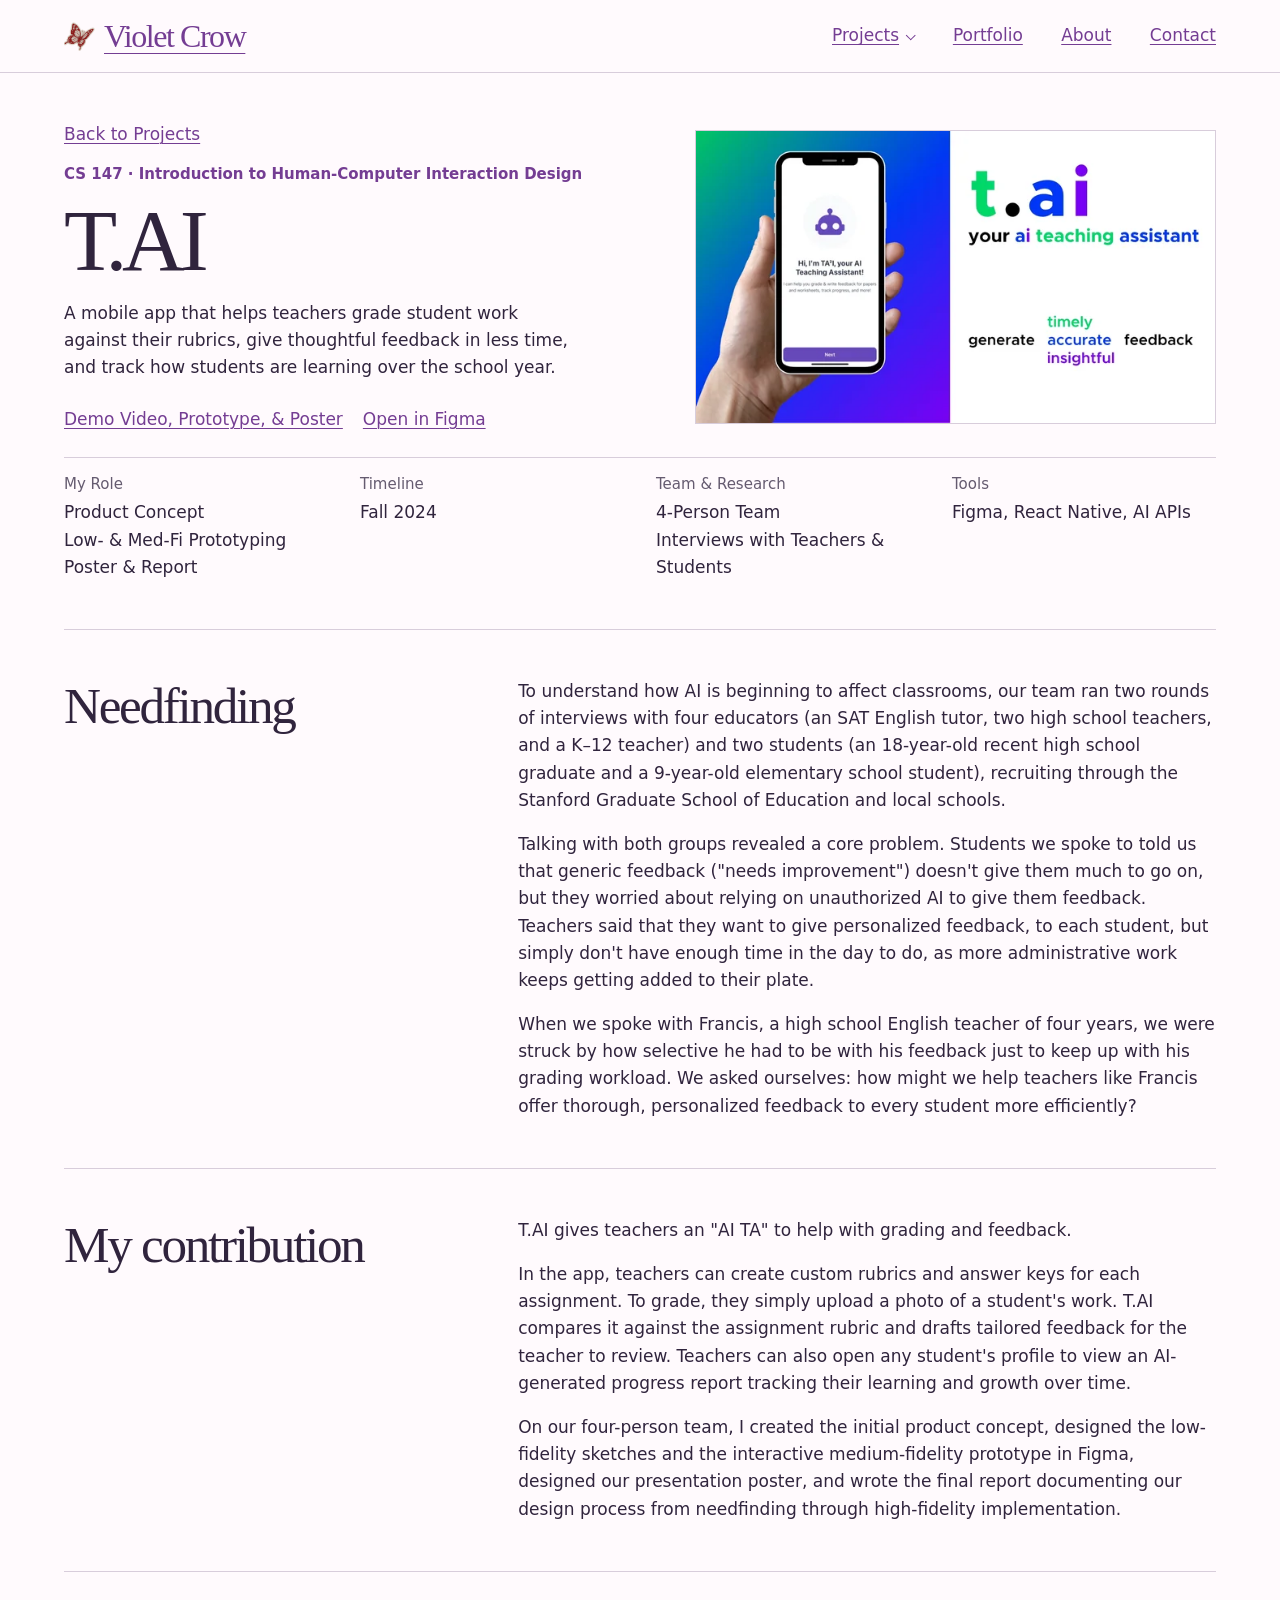
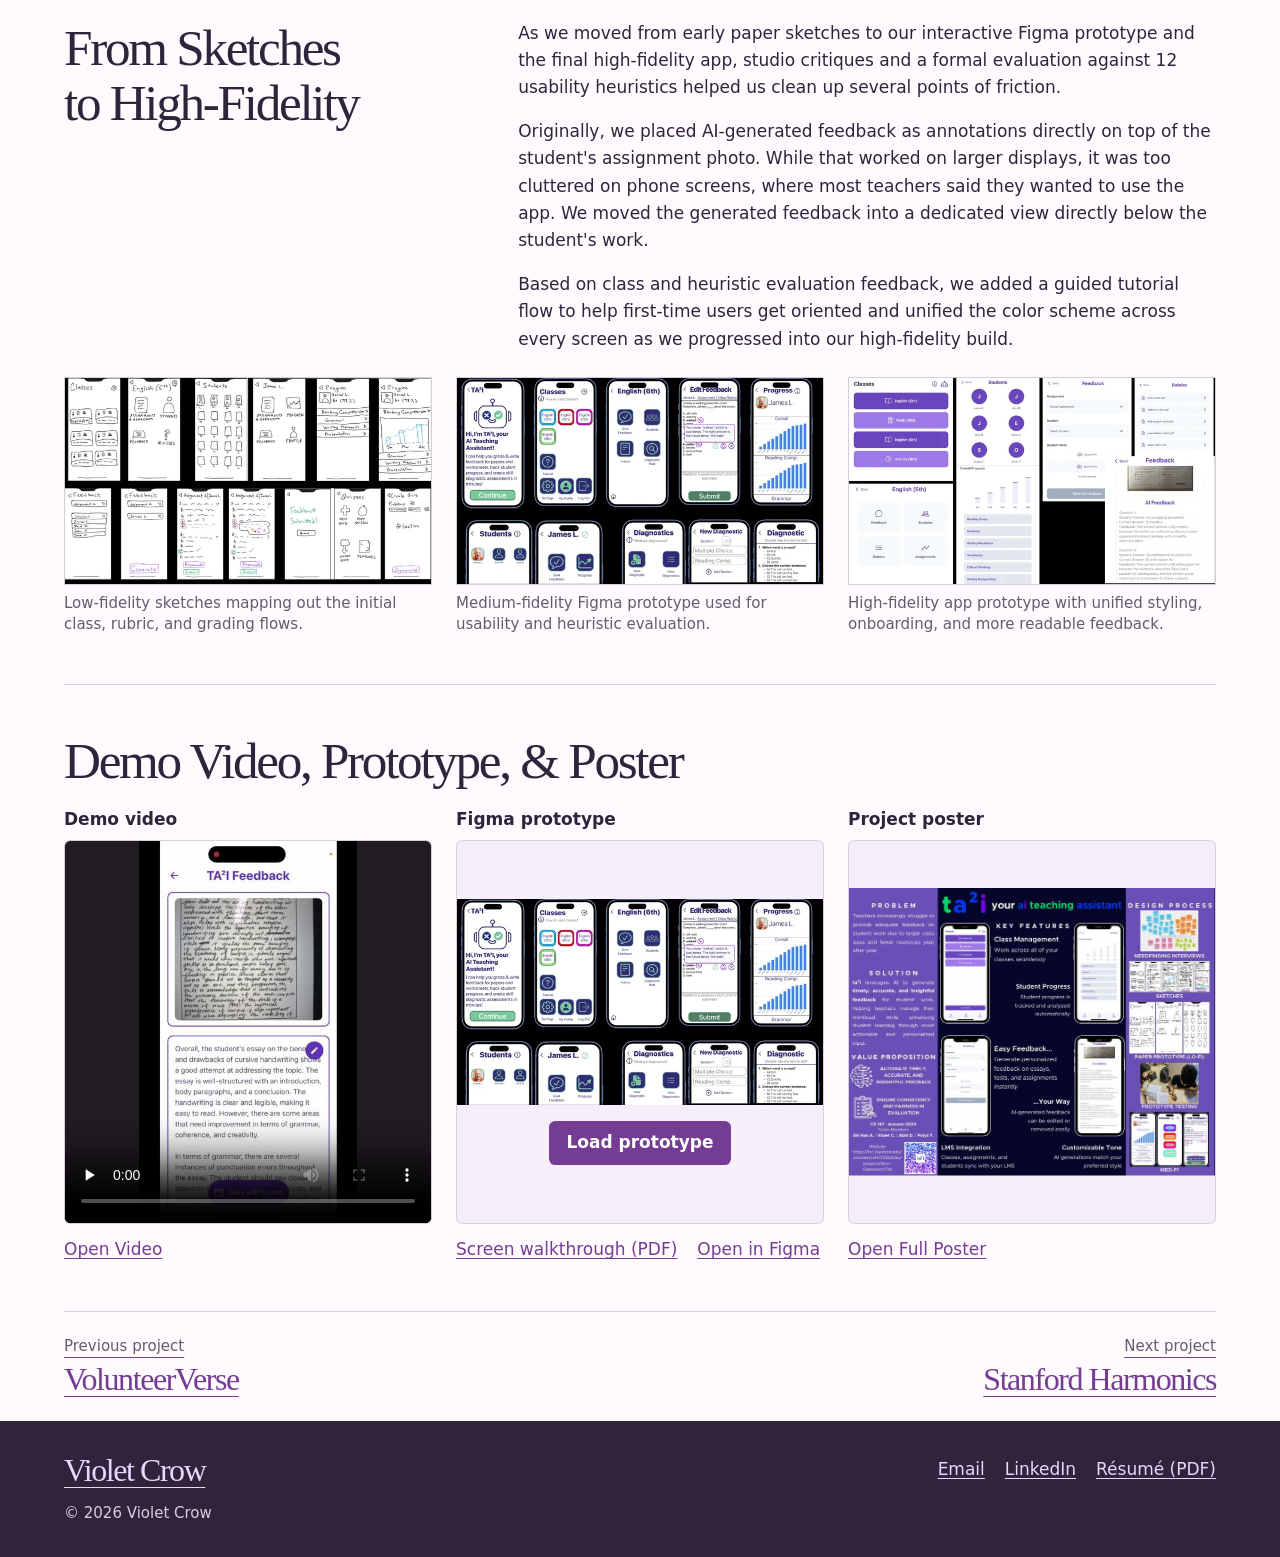
<file: work/tai/index.html>
<!doctype html>
<html lang="en">
<head>
  <meta charset="utf-8">
  <meta name="viewport" content="width=device-width, initial-scale=1">
  <meta name="description" content="T.AI — A mobile app helping teachers grade assignments, write personalized feedback, and track student progress using AI.">
  <title>T.AI | Violet Crow</title>
  <link rel="icon" href="../../assets/web/butterfly.png">
  <link rel="stylesheet" href="../../assets/css/site.css">
  <script defer src="../../assets/js/site.js"></script>
</head>
<body class="work-page tai-study">
  <a class="skip-link" href="#main">Skip to content</a>
  <header class="masthead">
    <div class="mast-inner">
      <a class="brand" href="../../" aria-label="Violet Crow, home"><img src="../../assets/web/butterfly.png" width="40" height="38" alt=""> Violet Crow</a>
      <nav class="primary" aria-label="Primary">
        <details class="work-menu">
          <summary>Projects</summary>
          <div class="work-links">
            <a href="../../work/thesis/">Honors Thesis</a>
            <a href="../../work/the-party/">The Party</a>
            <a href="../../work/volunteerverse/">VolunteerVerse</a>
            <a href="../../work/tai/" aria-current="page">T.AI</a>
            <a href="../../work/harmonics/">Stanford Harmonics</a>
            <a href="../../work/myodyssey/">Myodyssey</a>
          </div>
        </details>
        <a href="../../portfolio/">Portfolio</a>
        <a href="../../about/">About</a>
        <a href="../../contact/">Contact</a>
      </nav>
    </div>
  </header>
  <main class="container" id="main" tabindex="-1">
    <section class="case-hero">
      <div class="case-lead">
        <a class="back-link" href="../../#work">Back to Projects</a>
        <p class="eyebrow">CS 147 · Introduction to Human-Computer Interaction Design</p>
        <h1>T.AI</h1>
        <p class="case-subtitle">A mobile app that helps teachers grade student work against their rubrics, give thoughtful feedback in less time, and track how students are learning over the school year.</p>
        <div class="hero-actions">
          <a href="#deliverables">Demo Video, Prototype, &amp; Poster</a>
          <a href="https://www.figma.com/proto/utyWo2W1V87F10TjftMStV/MedFi-Prototype--Current-?node-id=98-238&amp;t=ID0Ffh1nkYUGRBFG-1&amp;scaling=scale-down&amp;content-scaling=fixed&amp;page-id=0%3A1&amp;starting-point-node-id=98%3A238" target="_blank" rel="noopener noreferrer">Open in Figma</a>
        </div>
      </div>
      <figure class="case-banner">
        <img src="../../assets/web/tai-1500.webp" alt="T.AI mobile app screens showing class management, AI feedback, and student progress tracking" width="1920" height="1080" decoding="async" srcset="../../assets/web/tai-640.webp 640w, ../../assets/web/tai-1500.webp 1500w" sizes="(max-width: 720px) 92vw, (max-width: 1280px) 49vw, 640px">
        
      </figure>
      <div class="case-meta-grid">
        <div class="meta-item">
          <span class="meta-label">My Role</span>
          <span class="meta-value">Product Concept<br>Low- &amp; Med-Fi Prototyping<br>Poster &amp; Report</span>
        </div>
        <div class="meta-item">
          <span class="meta-label">Timeline</span>
          <span class="meta-value">Fall 2024</span>
        </div>
        <div class="meta-item">
          <span class="meta-label">Team &amp; Research</span>
          <span class="meta-value">4-Person Team<br>Interviews with Teachers &amp; Students</span>
        </div>
        <div class="meta-item">
          <span class="meta-label">Tools</span>
          <span class="meta-value">Figma, React Native, AI APIs</span>
        </div>
      </div>
    </section>
    <section class="section" aria-labelledby="context-heading">
      <div class="case-grid">
        <div>
          <h2 id="context-heading">Needfinding</h2>
        </div>
        <div class="case-body">
          <p>To understand how AI is beginning to affect classrooms, our team ran two rounds of interviews with four educators (an SAT English tutor, two high school teachers, and a K–12 teacher) and two students (an 18-year-old recent high school graduate and a 9-year-old elementary school student), recruiting through the Stanford Graduate School of Education and local schools.</p>
          <p>Talking with both groups revealed a core problem. Students we spoke to told us that generic feedback ("needs improvement") doesn't give them much to go on, but they worried about relying on unauthorized AI to give them feedback. Teachers said that they want to give personalized feedback, to each student, but simply don't have enough time in the day to do, as more administrative work keeps getting added to their plate.</p>
          <p>When we spoke with Francis, a high school English teacher of four years, we were struck by how selective he had to be with his feedback just to keep up with his grading workload. We asked ourselves: how might we help teachers like Francis offer thorough, personalized feedback to every student more efficiently?</p>
        </div>
      </div>
    </section>
    <section class="section" aria-labelledby="execution-heading">
      <div class="case-grid">
        <div>
          <h2 id="execution-heading">My contribution</h2>
        </div>
        <div class="case-body">
          <p>T.AI gives teachers an "AI TA" to help with grading and feedback.</p>
          <p>In the app, teachers can create custom rubrics and answer keys for each assignment. To grade, they simply upload a photo of a student's work. T.AI compares it against the assignment rubric and drafts tailored feedback for the teacher to review. Teachers can also open any student's profile to view an AI-generated progress report tracking their learning and growth over time.</p>
          <p>On our four-person team, I created the initial product concept, designed the low-fidelity sketches and the interactive medium-fidelity prototype in Figma, designed our presentation poster, and wrote the final report documenting our design process from needfinding through high-fidelity implementation.</p>
        </div>
      </div>
    </section>
    <section class="section" aria-labelledby="iteration-heading">
      <div class="case-grid">
        <div>
          <h2 id="iteration-heading">From Sketches to High-Fidelity</h2>
        </div>
        <div class="case-body">
          <p>As we moved from early paper sketches to our interactive Figma prototype and the final high-fidelity app, studio critiques and a formal evaluation against 12 usability heuristics helped us clean up several points of friction.</p>
          <p>Originally, we placed AI-generated feedback as annotations directly on top of the student's assignment photo. While that worked on larger displays, it was too cluttered on phone screens, where most teachers said they wanted to use the app. We moved the generated feedback into a dedicated view directly below the student's work.</p>
          <p>Based on class and heuristic evaluation feedback, we added a guided tutorial flow to help first-time users get oriented and unified the color scheme across every screen as we progressed into our high-fidelity build.</p>
        </div>
      </div>
      <div class="case-gallery three-col">
        <figure class="photo-card">
          <a href="../../assets/images/tai-lowfi.jpg" aria-label="Full-size image: T.AI low-fidelity sketches and paper prototype screens"><img src="../../assets/web/tai-lowfi-1280.webp" alt="T.AI low-fidelity sketches and paper prototype screens" loading="lazy" width="1280" height="720" decoding="async" srcset="../../assets/web/tai-lowfi-640.webp 640w, ../../assets/web/tai-lowfi-1280.webp 1280w" sizes="(max-width: 720px) 92vw, (max-width: 1280px) 49vw, 640px"></a>
          <figcaption class="photo-caption">Low-fidelity sketches mapping out the initial class, rubric, and grading flows.</figcaption>
        </figure>
        <figure class="photo-card">
          <a href="../../assets/images/tai-medfi.jpg" aria-label="Full-size image: T.AI medium-fidelity interactive Figma wireframes"><img src="../../assets/web/tai-medfi-1280.webp" alt="T.AI medium-fidelity interactive Figma wireframes" loading="lazy" width="1280" height="720" decoding="async" srcset="../../assets/web/tai-medfi-640.webp 640w, ../../assets/web/tai-medfi-1280.webp 1280w" sizes="(max-width: 720px) 92vw, (max-width: 1280px) 49vw, 640px"></a>
          <figcaption class="photo-caption">Medium-fidelity Figma prototype used for usability and heuristic evaluation.</figcaption>
        </figure>
        <figure class="photo-card">
          <a href="../../assets/images/tai-hifi.jpg" aria-label="Full-size image: T.AI high-fidelity mobile app screens"><img src="../../assets/web/tai-hifi-1280.webp" alt="T.AI high-fidelity mobile app screens" loading="lazy" width="1280" height="720" decoding="async" srcset="../../assets/web/tai-hifi-640.webp 640w, ../../assets/web/tai-hifi-1280.webp 1280w" sizes="(max-width: 720px) 92vw, (max-width: 1280px) 49vw, 640px"></a>
          <figcaption class="photo-caption">High-fidelity app prototype with unified styling, onboarding, and more readable feedback.</figcaption>
        </figure>
      </div>
    </section>
    <section class="section" id="deliverables" aria-labelledby="deliverables-heading">
      <div class="section-heading">
        <h2 id="deliverables-heading">Demo Video, Prototype, &amp; Poster</h2>
      </div>
      <div class="embed-grid">
        <div class="embed-card">
          <h3 class="embed-title">Demo video</h3>
          <img class="print-media-still" src="../../assets/portfolio/tai-demo-still.jpg" alt="Still from the T.AI mobile demonstration" width="364" height="640" decoding="async">
          <p class="print-media-note">Watch tai-demo.mp4 (1 min 29 sec) for the mobile grading demonstration.</p>
          <video class="embed-frame" controls preload="none" playsinline="" poster="../../assets/portfolio/tai-demo-still.jpg"> <source src="../../assets/video/tai-demo.mp4" type="video/mp4"> Your browser does not support embedded video. </video>
          <div class="media-links">
            <a href="../../assets/video/tai-demo.mp4" target="_blank" rel="noopener noreferrer">Open Video</a>
          </div>
        </div>
        <div class="embed-card">
          <h3 class="embed-title">Figma prototype</h3>
          <div class="prototype-preview">
            <img src="../../assets/web/tai-medfi-1280.webp" alt="Class, feedback, and progress screens from the prototype" width="1280" height="720" decoding="async" srcset="../../assets/web/tai-medfi-640.webp 640w, ../../assets/web/tai-medfi-1280.webp 1280w" sizes="(max-width: 720px) 92vw, (max-width: 1280px) 49vw, 640px">
            <button type="button" data-prototype="https://www.figma.com/embed?embed_host=share&amp;url=https%3A%2F%2Fwww.figma.com%2Fproto%2FutyWo2W1V87F10TjftMStV%2FMedFi-Prototype--Current-%3Fnode-id%3D98-238%26t%3DID0Ffh1nkYUGRBFG-1%26scaling%3Dscale-down%26content-scaling%3Dfixed%26page-id%3D0%253A1%26starting-point-node-id%3D98%253A238" hidden>Load prototype</button>
          </div>
          <p class="print-media-note">Open tai-prototype-screens.pdf to examine class selection, rubric feedback, and student progress in the medium-fidelity design.</p>
          <div class="media-links">
            <a href="../../assets/portfolio/tai-prototype-screens.pdf">Screen walkthrough (PDF)</a>
            <a href="https://www.figma.com/proto/utyWo2W1V87F10TjftMStV/MedFi-Prototype--Current-?node-id=98-238&amp;t=ID0Ffh1nkYUGRBFG-1&amp;scaling=scale-down&amp;content-scaling=fixed&amp;page-id=0%3A1&amp;starting-point-node-id=98%3A238" target="_blank" rel="noopener noreferrer">Open in Figma</a>
          </div>
        </div>
        <div class="embed-card">
          <h3 class="embed-title">Project poster</h3>
          <p class="print-media-note">Open tai-poster.pdf to read the project poster at its original size.</p>
          <a class="document-preview" href="../../assets/portfolio/tai-poster.pdf" aria-label="T.AI Presentation Poster (PDF)"><img src="../../assets/portfolio/tai-poster-preview.jpg" alt="Original T.AI project poster" width="820" height="645" decoding="async"></a>
          <div class="media-links">
            <a href="../../assets/portfolio/tai-poster.pdf" target="_blank" rel="noopener noreferrer">Open Full Poster</a>
          </div>
        </div>
      </div>
    </section>
    <nav class="project-nav-footer" aria-label="More projects">
      <a href="../volunteerverse/"><small>Previous project</small>VolunteerVerse</a>
      <a href="../harmonics/"><small>Next project</small>Stanford Harmonics</a>
    </nav>
  </main>
  <footer class="site-footer">
    <div class="footer-inner">
      <a class="footer-name" href="../../">Violet Crow</a>
      <nav aria-label="Contact and résumé"><a href="mailto:crow@alumni.stanford.edu">Email</a><a href="https://www.linkedin.com/in/violet-crow/">LinkedIn</a><a href="../../assets/docs/VioletCrowResume.pdf">Résumé (PDF)</a></nav>
      <small>© 2026 Violet Crow</small>
    </div>
  </footer>
</body>
</html>
</file>
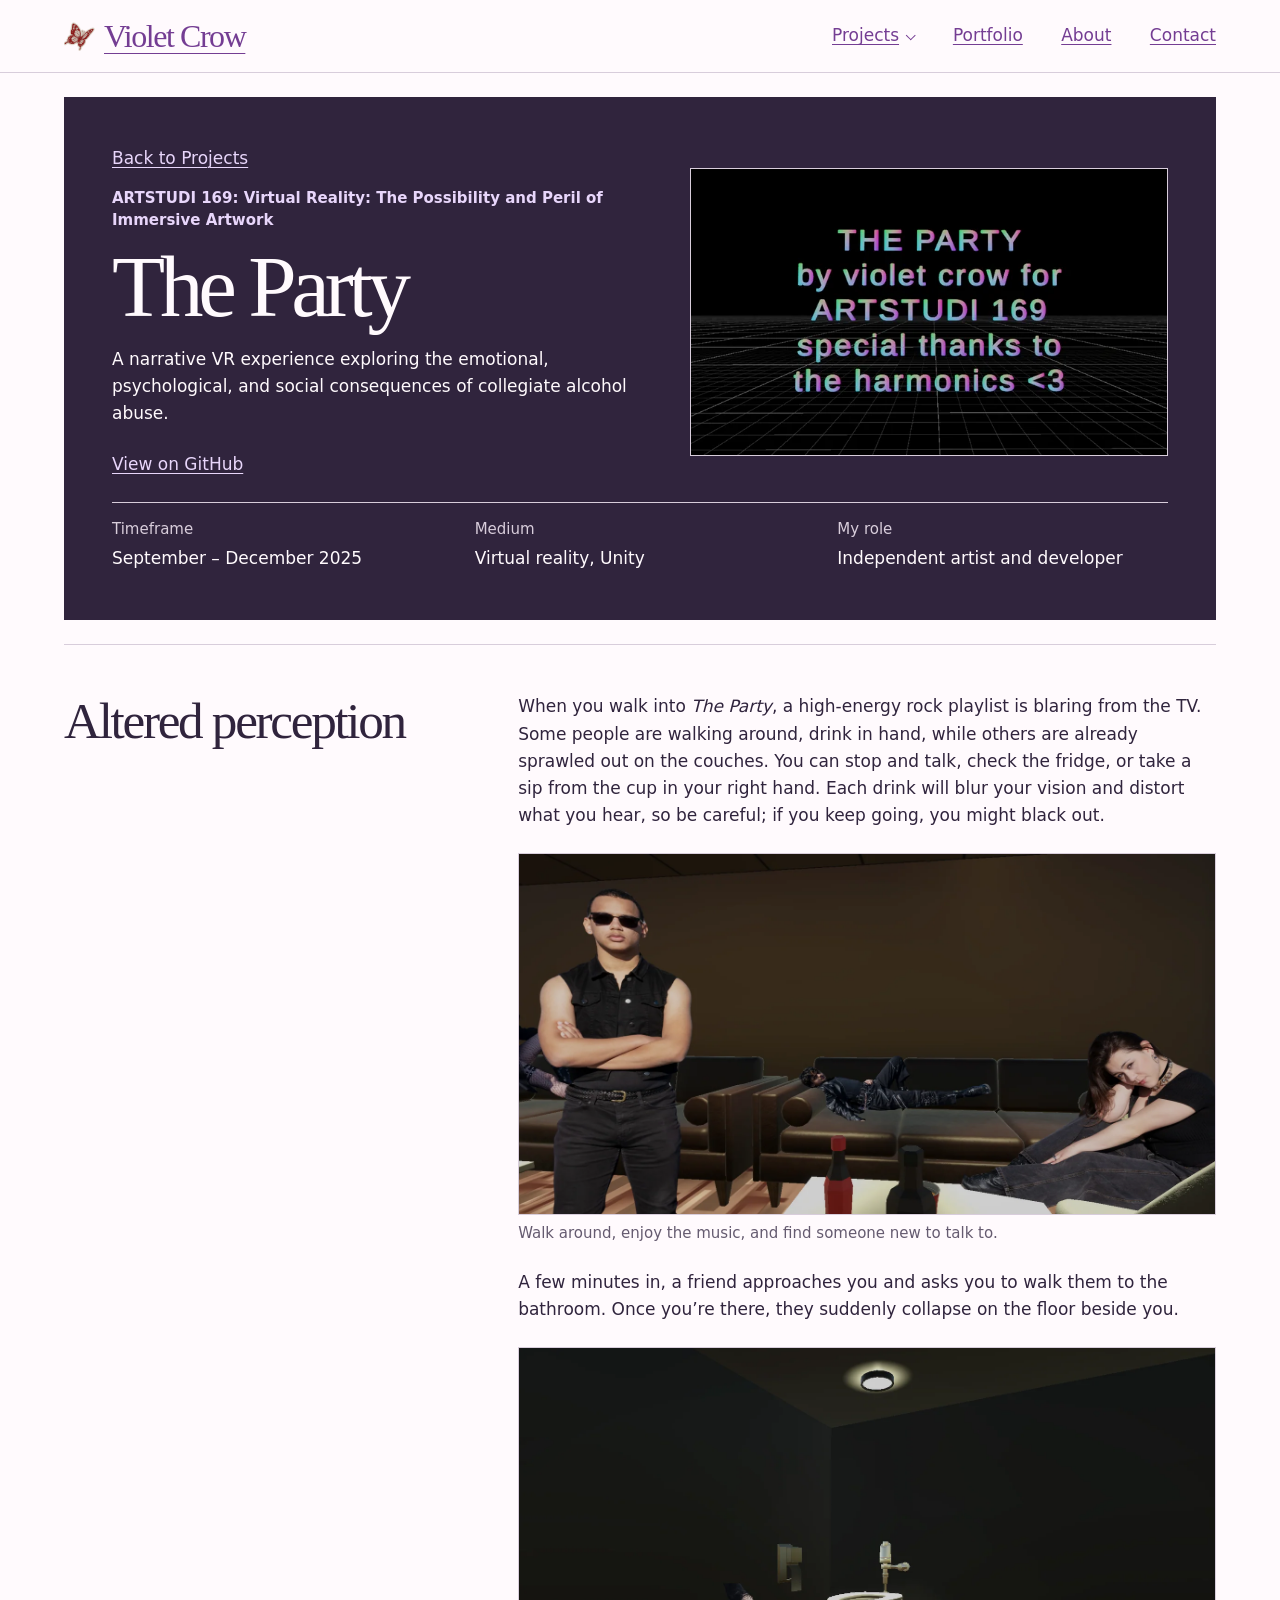
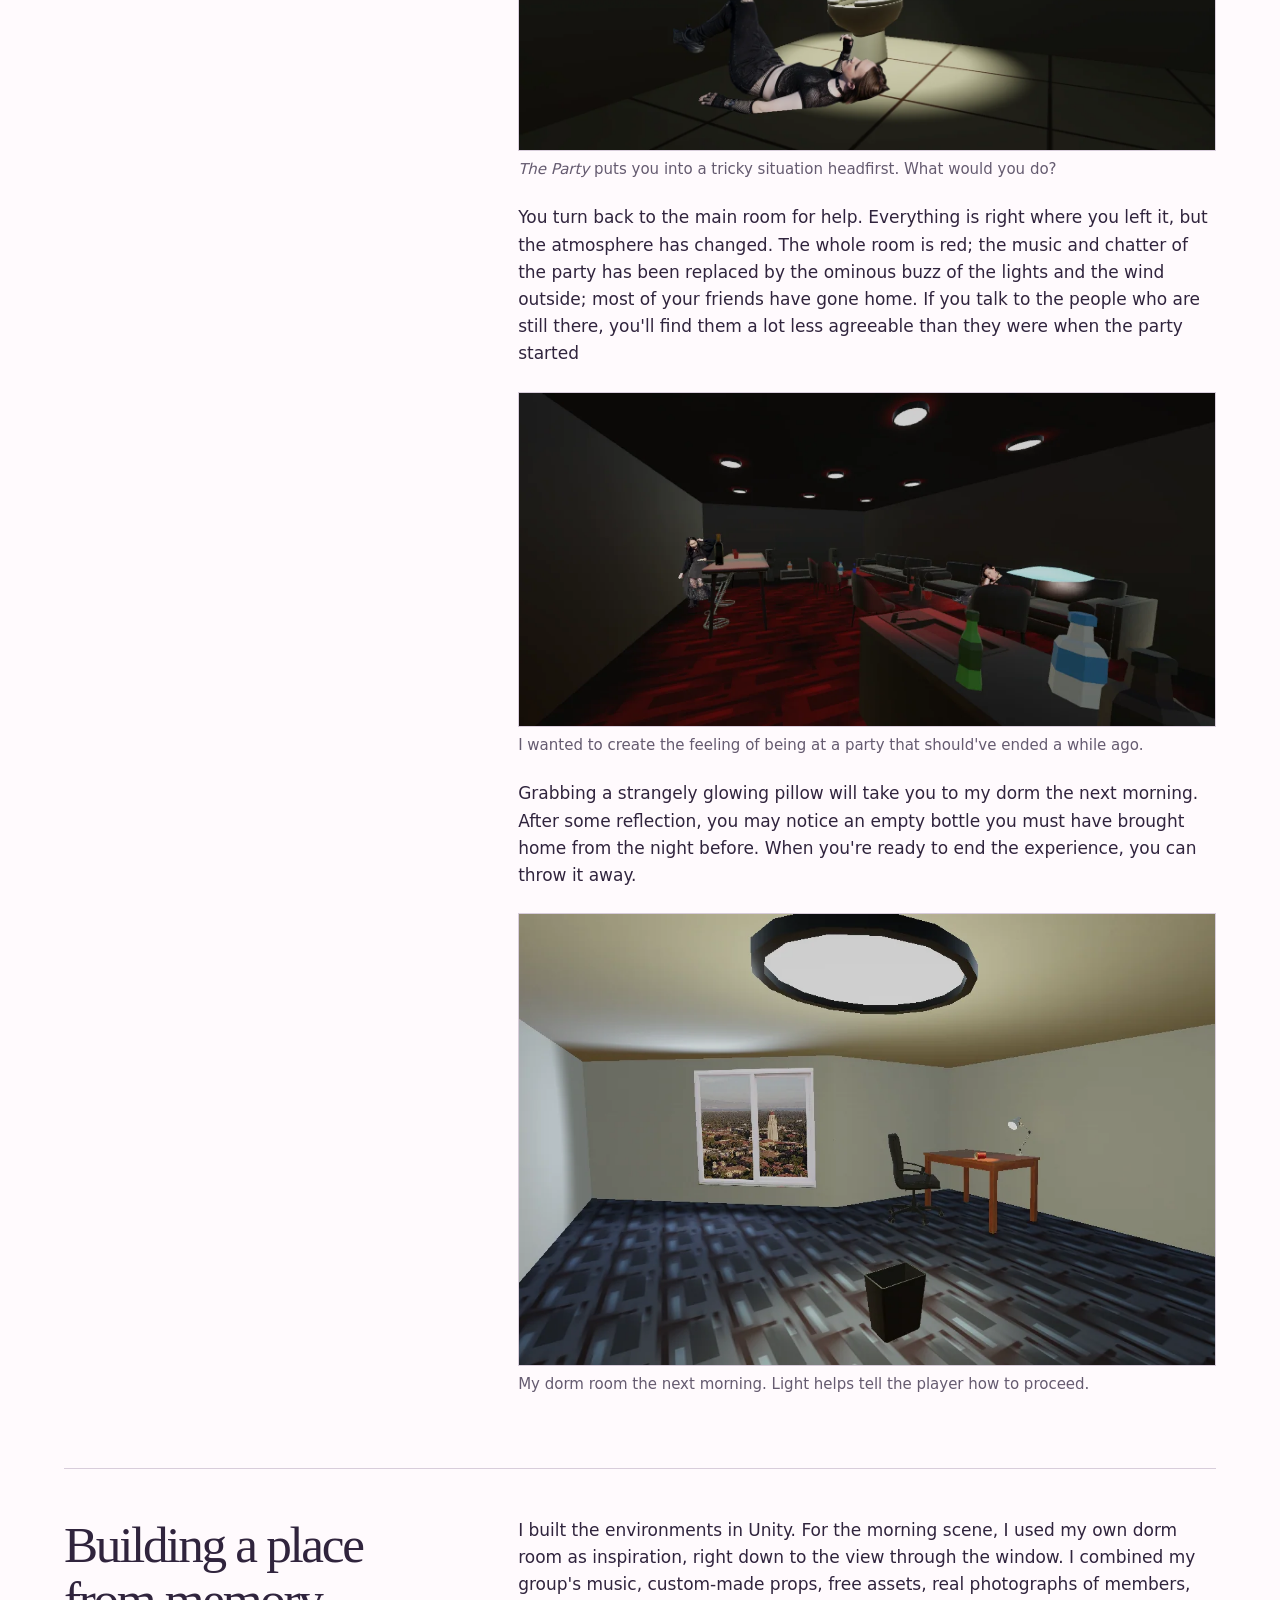
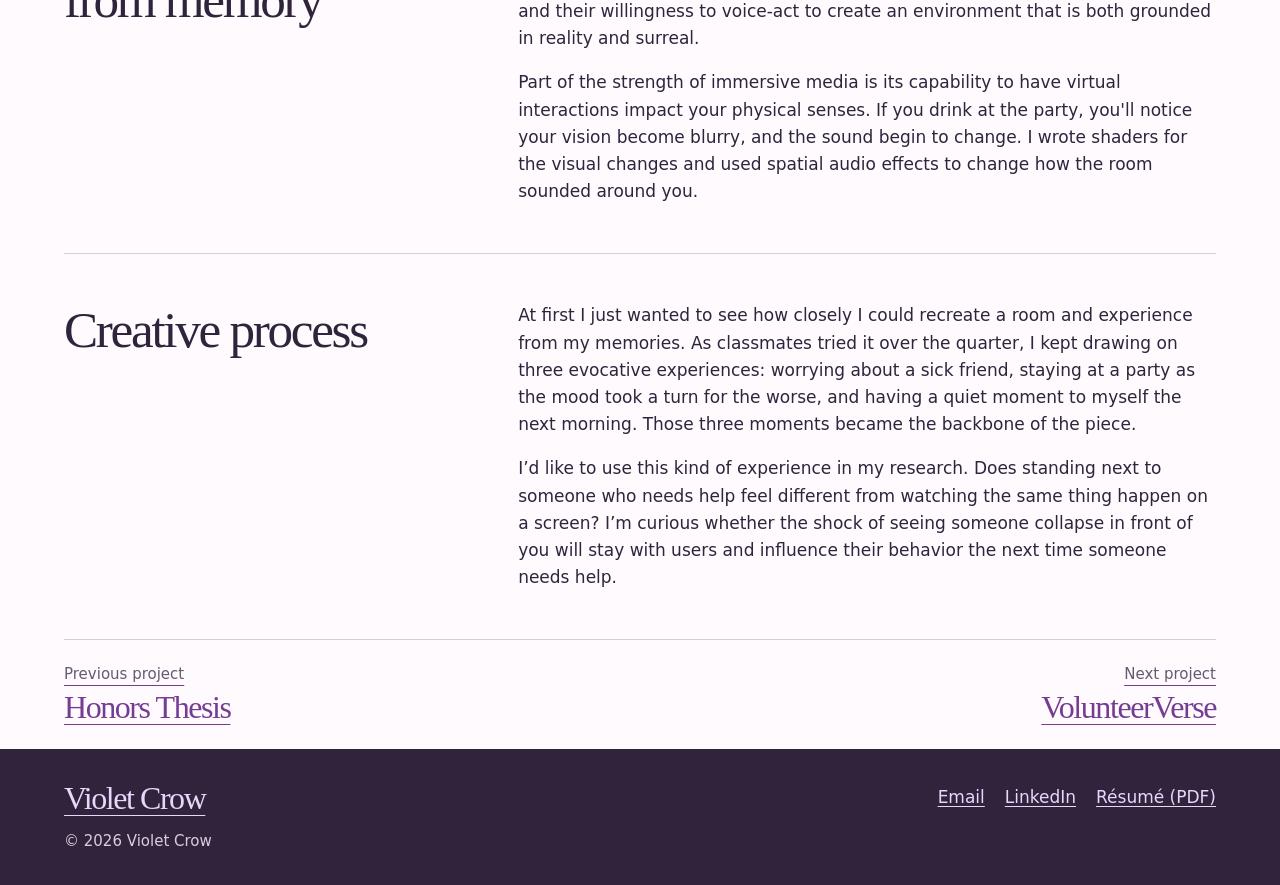
<file: work/the-party/index.html>
<!doctype html>
<html lang="en">
<head>
  <meta charset="utf-8">
  <meta name="viewport" content="width=device-width, initial-scale=1">
  <meta name="description" content="An independently built narrative VR artwork about alcohol, derealization, and the morning after a Stanford afterparty.">
  <title>The Party | Violet Crow</title>
  <link rel="icon" href="../../assets/web/butterfly.png">
  <link rel="stylesheet" href="../../assets/css/site.css">
  <script defer src="../../assets/js/site.js"></script>
</head>
<body class="work-page the-party-study">
  <a class="skip-link" href="#main">Skip to content</a>
  <header class="masthead">
    <div class="mast-inner">
      <a class="brand" href="../../" aria-label="Violet Crow, home"><img src="../../assets/web/butterfly.png" width="40" height="38" alt=""> Violet Crow</a>
      <nav class="primary" aria-label="Primary">
        <details class="work-menu">
          <summary>Projects</summary>
          <div class="work-links">
            <a href="../../work/thesis/">Honors Thesis</a>
            <a href="../../work/the-party/" aria-current="page">The Party</a>
            <a href="../../work/volunteerverse/">VolunteerVerse</a>
            <a href="../../work/tai/">T.AI</a>
            <a href="../../work/harmonics/">Stanford Harmonics</a>
            <a href="../../work/myodyssey/">Myodyssey</a>
          </div>
        </details>
        <a href="../../portfolio/">Portfolio</a>
        <a href="../../about/">About</a>
        <a href="../../contact/">Contact</a>
      </nav>
    </div>
  </header>
  <main class="container" id="main" tabindex="-1">
    <section class="case-hero">
      <div class="case-lead">
        <a class="back-link" href="../../#work">Back to Projects</a>
        <p class="eyebrow">ARTSTUDI 169: Virtual Reality: The Possibility and Peril of Immersive Artwork</p>
        <h1>The Party</h1>
        <p class="case-subtitle">A narrative VR experience exploring the emotional, psychological, and social consequences of collegiate alcohol abuse.</p>
        <div class="hero-actions">
          <a href="https://github.com/violet-crow/theparty">View on GitHub</a>
          
        </div>
      </div>
      <figure class="case-banner">
        <img src="../../assets/web/party-credits-895.webp" alt="The Party title and credits against a dark wireframe floor" width="895" height="539" decoding="async" srcset="../../assets/web/party-credits-640.webp 640w, ../../assets/web/party-credits-895.webp 895w" sizes="(max-width: 720px) 92vw, (max-width: 1280px) 49vw, 640px">
      </figure>
      <div class="case-meta-grid">
        <div class="meta-item">
          <span class="meta-label">Timeframe</span>
          <span class="meta-value">September – December 2025</span>
        </div>
        <div class="meta-item">
          <span class="meta-label">Medium</span>
          <span class="meta-value">Virtual reality, Unity</span>
        </div>
        <div class="meta-item">
          <span class="meta-label">My role</span>
          <span class="meta-value">Independent artist and developer</span>
        </div>
      </div>
    </section>
    <section class="section" id="sequence">
      <h2>Altered perception</h2>
      <div class="case-body">
        <p>When you walk into <i>The Party</i>, a high-energy rock playlist is blaring from the TV. Some people are walking around, drink in hand, while others are already sprawled out on the couches. You can stop and talk, check the fridge, or take a sip from the cup in your right hand. Each drink will blur your vision and distort what you hear, so be careful; if you keep going, you might black out.</p>
        <figure class="case-photo">
          <img src="../../assets/web/party-participants-1500.webp" alt="Party guests standing and lounging around the couches in the virtual afterparty room" width="1712" height="886" loading="lazy" decoding="async" srcset="../../assets/web/party-participants-640.webp 640w, ../../assets/web/party-participants-1500.webp 1500w" sizes="(max-width: 800px) 92vw, 800px">
          <figcaption class="photo-caption">Walk around, enjoy the music, and find someone new to talk to.</figcaption>
        </figure>
        <p>A few minutes in, a friend approaches you and asks you to walk them to the bathroom. Once you’re there, they suddenly collapse on the floor beside you.</p>
        <figure class="case-photo">
          <img src="../../assets/web/party-volta-1500.webp" alt="A friend lies on the virtual bathroom floor beside the toilet" width="1513" height="873" loading="lazy" decoding="async" srcset="../../assets/web/party-volta-640.webp 640w, ../../assets/web/party-volta-1500.webp 1500w" sizes="(max-width: 800px) 92vw, 800px">
          <figcaption class="photo-caption"><i>The Party </i>puts you into a tricky situation headfirst. What would you do?&nbsp;</figcaption>
        </figure>
        <p>You turn back to the main room for help. Everything is right where you left it, but the atmosphere has changed. The whole room is red; the music and chatter of the party has been replaced by the ominous buzz of the lights and the wind outside; most of your friends have gone home. If you talk to the people who are still there, you'll find them a lot less agreeable than they were when the party started</p>
        <figure class="case-photo">
          <img src="../../assets/web/party-foreboding-1235.webp" alt="The dim afterparty room with red light across the floor" width="1235" height="591" loading="lazy" decoding="async" srcset="../../assets/web/party-foreboding-640.webp 640w, ../../assets/web/party-foreboding-1235.webp 1235w" sizes="(max-width: 800px) 92vw, 800px">
          <figcaption class="photo-caption">I wanted to create the feeling of being at a party that should've ended a while ago.</figcaption>
        </figure>
        <p>Grabbing a strangely glowing pillow will take you to my dorm the next morning. After some reflection, you may notice an empty bottle you must have brought home from the night before. When you're ready to end the experience, you can throw it away.</p>
        <figure class="case-photo">
          <img src="../../assets/web/party-reflection-1019.webp" alt="The virtual dorm room the next morning, with a window overlooking Stanford and a wastebasket in the foreground" width="1019" height="660" loading="lazy" decoding="async" srcset="../../assets/web/party-reflection-640.webp 640w, ../../assets/web/party-reflection-1019.webp 1019w" sizes="(max-width: 800px) 92vw, 800px">
          <figcaption class="photo-caption">My dorm room the next morning. Light helps tell the player how to proceed.</figcaption>
        </figure>
      </div>
    </section>
    <section class="section">
      <h2>Building a place from memory</h2>
      <div class="case-body">
        <p>I built the environments in Unity. For the morning scene, I used my own dorm room as inspiration, right down to the view through the window. I combined my group's music, custom-made props, free assets, real photographs of members, and their willingness to voice-act to create an environment that is both grounded in reality and surreal.</p>
        <p>Part of the strength of immersive media is its capability to have virtual interactions impact your physical senses. If you drink at the party, you'll notice your vision become blurry, and the sound begin to change. I wrote shaders for the visual changes and used spatial audio effects to change how the room sounded around you.</p>
      </div>
    </section>
    <section class="section">
      <h2>Creative process</h2>
      <div class="case-body">
        <p>At first I just wanted to see how closely I could recreate a room and experience from my memories. As classmates tried it over the quarter, I kept drawing on three evocative experiences: worrying about a sick friend, staying at a party as the mood took a turn for the worse, and having a quiet moment to myself the next morning. Those three moments became the backbone of the piece.</p>
        <p>I’d like to use this kind of experience in my research. Does standing next to someone who needs help feel different from watching the same thing happen on a screen? I’m curious whether the shock of seeing someone collapse in front of you will stay with users and influence their behavior the next time someone needs help.</p>
      </div>
    </section>
    <nav class="project-nav-footer" aria-label="More projects">
      <a href="../thesis/"><small>Previous project</small>Honors Thesis</a>
      <a href="../volunteerverse/"><small>Next project</small>VolunteerVerse</a>
    </nav>
  </main>
  <footer class="site-footer">
    <div class="footer-inner">
      <a class="footer-name" href="../../">Violet Crow</a>
      <nav aria-label="Contact and résumé"><a href="mailto:crow@alumni.stanford.edu">Email</a><a href="https://www.linkedin.com/in/violet-crow/">LinkedIn</a><a href="../../assets/docs/VioletCrowResume.pdf">Résumé (PDF)</a></nav>
      <small>© 2026 Violet Crow</small>
    </div>
  </footer>
</body>
</html>
</file>
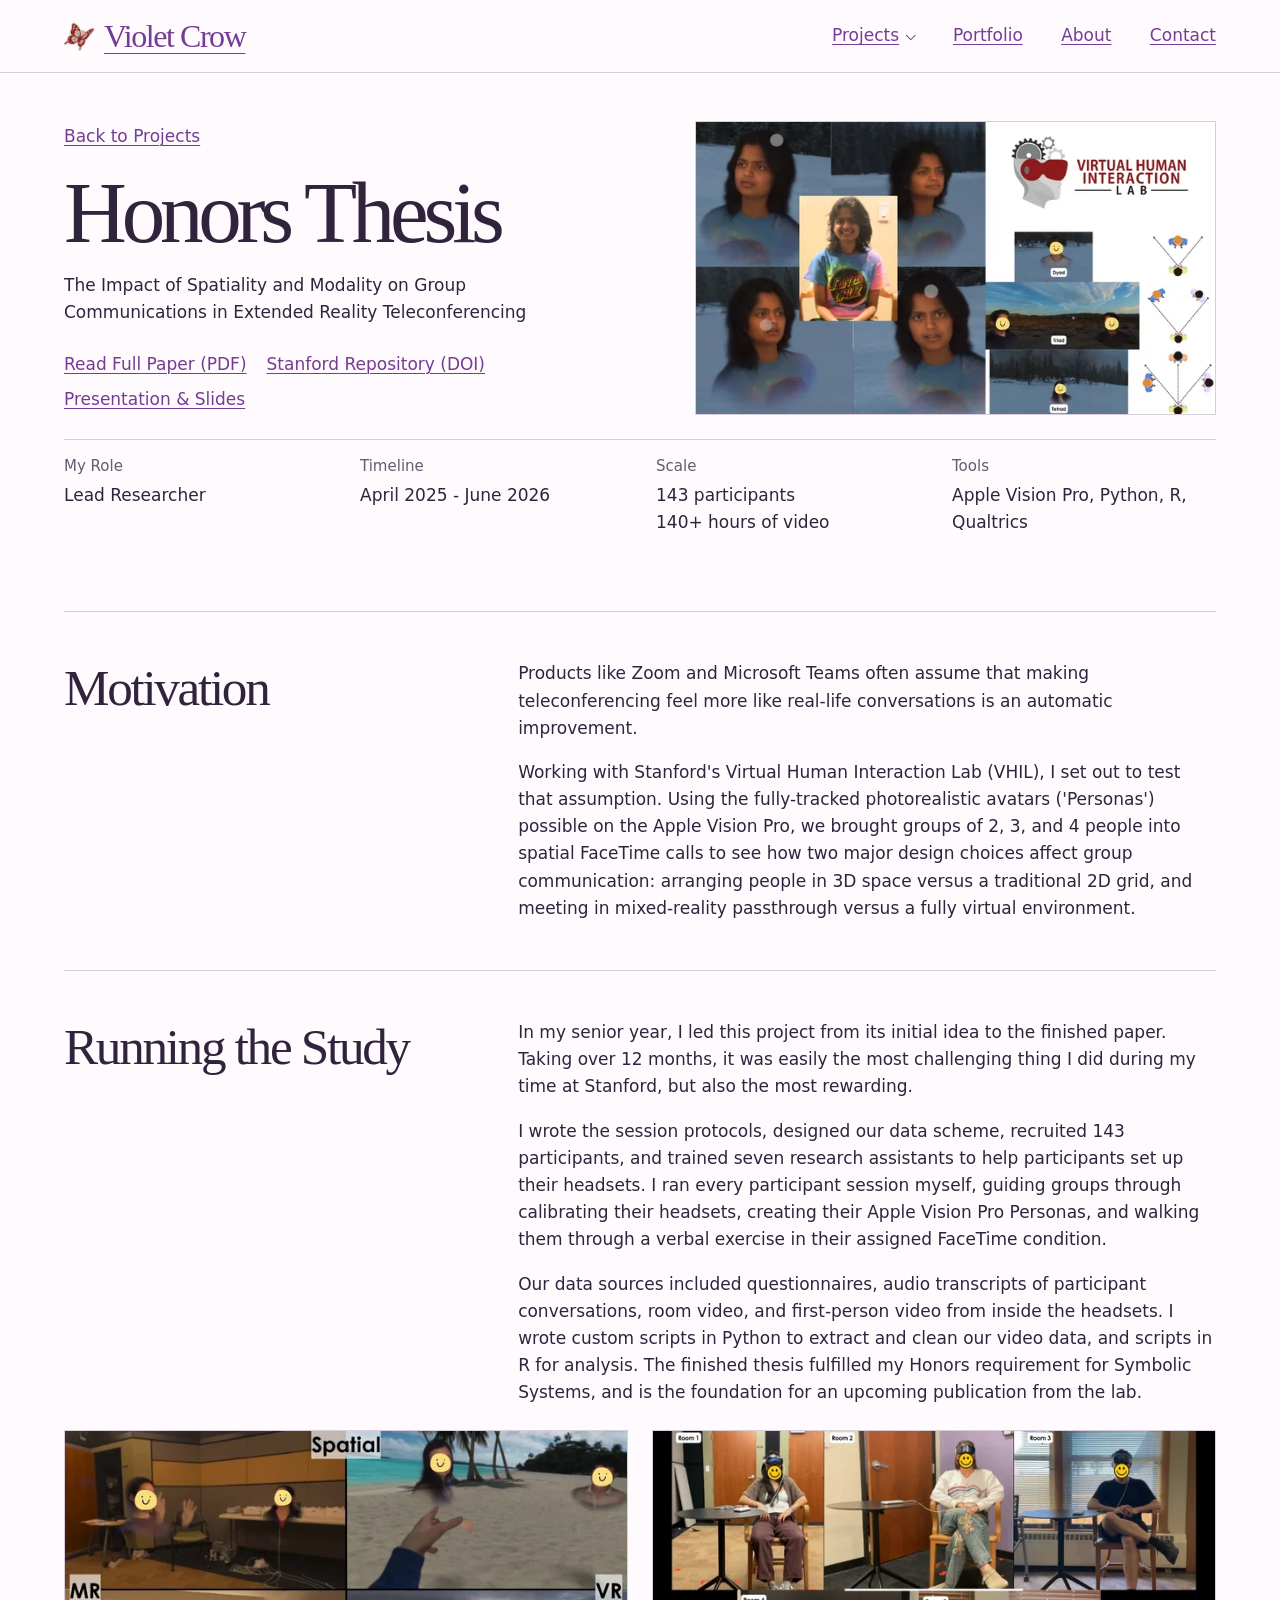
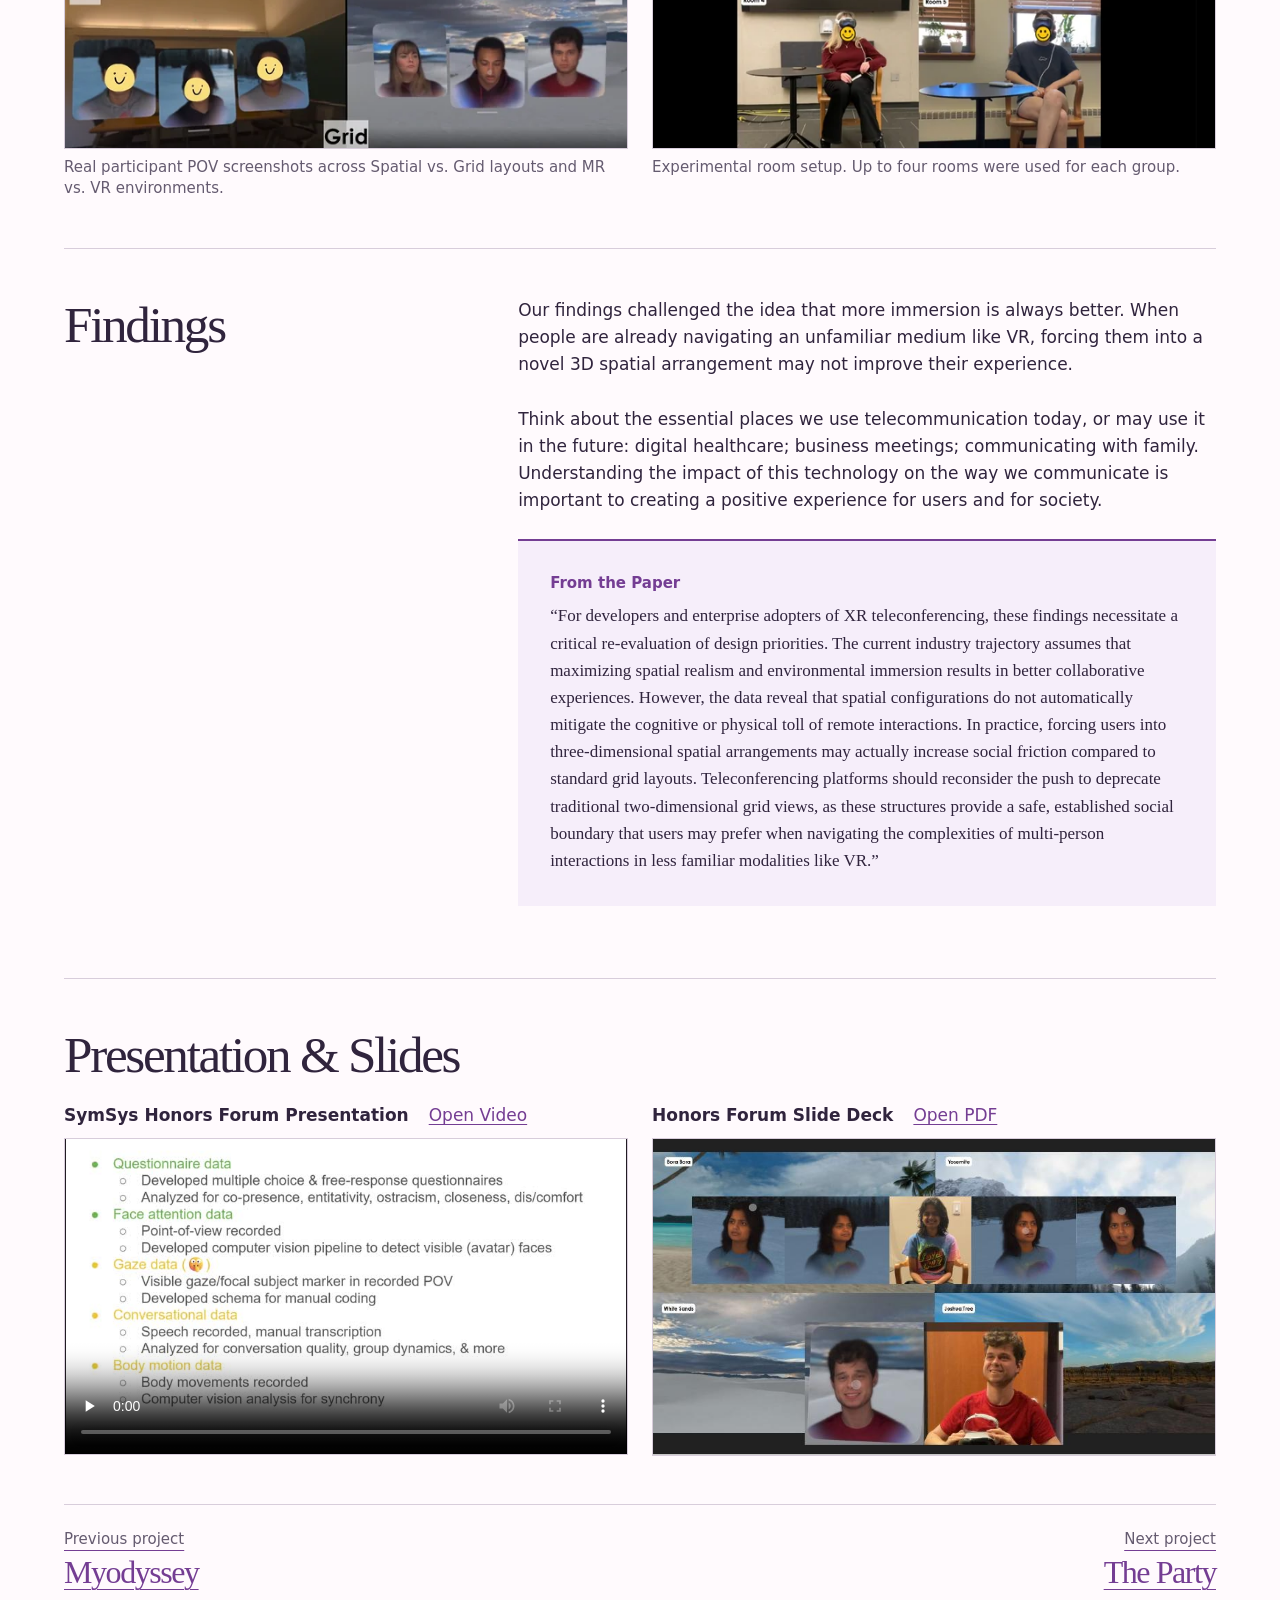
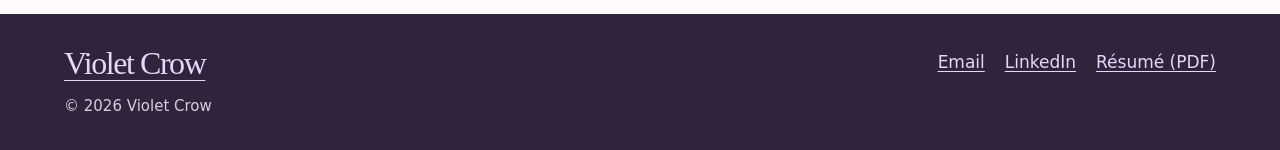
<file: work/thesis/index.html>
<!doctype html>
<html lang="en">
<head>
  <meta charset="utf-8">
  <meta name="viewport" content="width=device-width, initial-scale=1">
  <meta name="description" content="Honors Thesis by Violet Crow — The Impact of Spatiality and Modality on Group Communications in Extended Reality Teleconferencing.">
  <title>Honors Thesis | Violet Crow</title>
  <link rel="icon" href="../../assets/web/butterfly.png">
  <link rel="stylesheet" href="../../assets/css/site.css">
  <script defer src="../../assets/js/site.js"></script>
</head>
<body class="work-page thesis-study">
  <a class="skip-link" href="#main">Skip to content</a>
  <header class="masthead">
    <div class="mast-inner">
      <a class="brand" href="../../" aria-label="Violet Crow, home"><img src="../../assets/web/butterfly.png" width="40" height="38" alt=""> Violet Crow</a>
      <nav class="primary" aria-label="Primary">
        <details class="work-menu">
          <summary>Projects</summary>
          <div class="work-links">
            <a href="../../work/thesis/" aria-current="page">Honors Thesis</a>
            <a href="../../work/the-party/">The Party</a>
            <a href="../../work/volunteerverse/">VolunteerVerse</a>
            <a href="../../work/tai/">T.AI</a>
            <a href="../../work/harmonics/">Stanford Harmonics</a>
            <a href="../../work/myodyssey/">Myodyssey</a>
          </div>
        </details>
        <a href="../../portfolio/">Portfolio</a>
        <a href="../../about/">About</a>
        <a href="../../contact/">Contact</a>
      </nav>
    </div>
  </header>
  <main class="container" id="main" tabindex="-1">
    <section class="case-hero">
      <div class="case-lead">
        <a class="back-link" href="../../#work">Back to Projects</a>
        
        <h1>Honors Thesis</h1>
        <p class="case-subtitle">The Impact of Spatiality and Modality on Group Communications in Extended Reality Teleconferencing</p>
        <div class="hero-actions">
          <a href="../../assets/portfolio/thesis-paper.pdf" target="_blank" rel="noopener noreferrer">Read Full Paper (PDF)</a>
          <a href="https://doi.org/10.25740/my027tc4249" target="_blank" rel="noopener noreferrer">Stanford Repository (DOI)</a>
          <a href="#deliverables">Presentation &amp; Slides</a>
        </div>
      </div>
      <figure class="case-banner">
        <img src="../../assets/web/thesis-1280.webp" alt="Extended Reality teleconferencing study using Apple Vision Pro Personas" width="1280" height="720" decoding="async" srcset="../../assets/web/thesis-640.webp 640w, ../../assets/web/thesis-1280.webp 1280w" sizes="(max-width: 720px) 92vw, (max-width: 1280px) 49vw, 640px">
        
      </figure>
      <div class="case-meta-grid">
        <div class="meta-item">
          <span class="meta-label">My Role</span>
          <span class="meta-value">Lead Researcher</span>
        </div>
        <div class="meta-item">
          <span class="meta-label">Timeline</span>
          <span class="meta-value">April 2025 - June 2026</span>
        </div>
        <div class="meta-item">
          <span class="meta-label">Scale</span>
          <span class="meta-value">143 participants<br>140+ hours of video<br><br></span>
        </div>
        <div class="meta-item">
          <span class="meta-label">Tools</span>
          <span class="meta-value">Apple Vision Pro, Python, R, Qualtrics</span>
        </div>
      </div>
    </section>
    <section class="section" aria-labelledby="context-heading">
      <div class="case-grid">
        <div>
          <h2 id="context-heading">Motivation</h2>
        </div>
        <div class="case-body">
          <p>Products like Zoom and Microsoft Teams often assume that making teleconferencing feel more like real-life conversations is an automatic improvement.</p>
          <p>Working with Stanford's Virtual Human Interaction Lab (VHIL), I set out to test that assumption. Using the fully-tracked photorealistic avatars ('Personas') possible on the Apple Vision Pro, we brought groups of 2, 3, and 4 people into spatial FaceTime calls to see how two major design choices affect group communication: arranging people in 3D space versus a traditional 2D grid, and meeting in mixed-reality passthrough versus a fully virtual environment.</p>
        </div>
      </div>
    </section>
    <section class="section" aria-labelledby="execution-heading">
      <div class="case-grid">
        <div>
          <h2 id="execution-heading">Running the Study</h2>
        </div>
        <div class="case-body">
          <p>In my senior year, I led this project from its initial idea to the finished paper. Taking over 12 months, it was easily the most challenging thing I did during my time at Stanford, but also the most rewarding.</p>
          <p>I wrote the session protocols, designed our data scheme, recruited 143 participants, and trained seven research assistants to help participants set up their headsets. I ran every participant session myself, guiding groups through calibrating their headsets, creating their Apple Vision Pro Personas, and walking them through a verbal exercise in their assigned FaceTime condition.</p>
          <p>Our data sources included questionnaires, audio transcripts of participant conversations, room video, and first-person video from inside the headsets. I wrote custom scripts in Python to extract and clean our video data, and scripts in R for analysis. The finished thesis fulfilled my Honors requirement for Symbolic Systems, and is the foundation for an upcoming publication from the lab.</p>
        </div>
      </div>
      <div class="case-gallery">
        <figure class="photo-card">
          <a href="../../assets/images/thesis-conditions.jpg" aria-label="Full-size image: Comparison of spatial versus grid Persona layouts in passthrough and virtual environments"><img src="../../assets/web/thesis-conditions-1280.webp" alt="Comparison of spatial versus grid Persona layouts in passthrough and virtual environments" loading="lazy" width="1280" height="720" decoding="async" srcset="../../assets/web/thesis-conditions-640.webp 640w, ../../assets/web/thesis-conditions-1280.webp 1280w" sizes="(max-width: 720px) 92vw, (max-width: 1280px) 49vw, 640px"></a>
          <figcaption class="photo-caption">Real participant POV screenshots across Spatial vs. Grid layouts and MR vs. VR environments.</figcaption>
        </figure>
        <figure class="photo-card">
          <a href="../../assets/images/thesis-setup.jpg" aria-label="Full-size image: VHIL experiment room and Apple Vision Pro hardware setup"><img src="../../assets/web/thesis-setup-1280.webp" alt="VHIL experiment room and Apple Vision Pro hardware setup" loading="lazy" width="1280" height="720" decoding="async" srcset="../../assets/web/thesis-setup-640.webp 640w, ../../assets/web/thesis-setup-1280.webp 1280w" sizes="(max-width: 720px) 92vw, (max-width: 1280px) 49vw, 640px"></a>
          <figcaption class="photo-caption">Experimental room setup. Up to four rooms were used for each group.</figcaption>
        </figure>
      </div>
    </section>
    <section class="section" aria-labelledby="takeaways-heading">
      <div class="case-grid">
        <div>
          <h2 id="takeaways-heading">Findings</h2>
        </div>
        <div class="case-body">
          <p>Our findings challenged the idea that more immersion is always better. When people are already navigating an unfamiliar medium like VR, forcing them into a novel 3D spatial arrangement may not improve their experience.<div><br></div><div>Think about the essential places we use telecommunication today, or may use it in the future: digital healthcare; business meetings; communicating with family. Understanding the impact of this technology on the way we communicate is important to creating a positive experience for users and for society.</div></p>
          <div class="callout-box">
            <p class="callout-kicker">From the Paper</p>
            <blockquote> <p>“For developers and enterprise adopters of XR teleconferencing, these findings necessitate a critical re-evaluation of design priorities. The current industry trajectory assumes that maximizing spatial realism and environmental immersion results in better collaborative experiences. However, the data reveal that spatial configurations do not automatically mitigate the cognitive or physical toll of remote interactions. In practice, forcing users into three-dimensional spatial arrangements may actually increase social friction compared to standard grid layouts. Teleconferencing platforms should reconsider the push to deprecate traditional two-dimensional grid views, as these structures provide a safe, established social boundary that users may prefer when navigating the complexities of multi-person interactions in less familiar modalities like VR.”</p> </blockquote>
          </div>
        </div>
      </div>
    </section>
    <section class="section" id="deliverables" aria-labelledby="deliverables-heading">
      <div class="section-heading">
        <h2 id="deliverables-heading">Presentation &amp; Slides</h2>
      </div>
      <div class="embed-grid">
        <div class="embed-card">
          <div class="embed-header">
            <span class="embed-title">SymSys Honors Forum Presentation</span>
            <a href="../../assets/video/thesis-presentation.mp4" target="_blank" rel="noopener noreferrer">Open Video</a>
          </div>
          <img class="print-media-still" src="../../assets/portfolio/thesis-talk-still.jpg" alt="Frame from the recorded honors presentation" width="760" height="428" decoding="async">
          <p class="print-media-note">Watch thesis-presentation.mp4 (6 min 42 sec) for the recorded talk.</p>
          <video class="embed-frame" controls preload="none" playsinline="" poster="../../assets/portfolio/thesis-talk-still.jpg"> <source src="../../assets/video/thesis-presentation.mp4" type="video/mp4"> Your browser does not support embedded video. </video>
        </div>
        <div class="embed-card">
          <div class="embed-header">
            <span class="embed-title">Honors Forum Slide Deck</span>
            <a href="../../assets/portfolio/thesis-slides.pdf" target="_blank" rel="noopener noreferrer">Open PDF</a>
          </div>
          <p class="print-media-note">Follow the talk with thesis-slides.pdf. The full study is included as thesis-paper.pdf.</p>
          <a class="document-preview" href="../../assets/portfolio/thesis-slides.pdf" aria-label="Honors Thesis Presentation Slides (PDF)"><img src="../../assets/portfolio/thesis-slide-preview.jpg" alt="Slide presenting the experimental conditions" width="820" height="462" decoding="async"></a>
        </div>
      </div>
    </section>
    <nav class="project-nav-footer" aria-label="More projects">
      <a href="../myodyssey/"><small>Previous project</small>Myodyssey</a>
      <a href="../the-party/"><small>Next project</small>The Party</a>
    </nav>
  </main>
  <footer class="site-footer">
    <div class="footer-inner">
      <a class="footer-name" href="../../">Violet Crow</a>
      <nav aria-label="Contact and résumé"><a href="mailto:crow@alumni.stanford.edu">Email</a><a href="https://www.linkedin.com/in/violet-crow/">LinkedIn</a><a href="../../assets/docs/VioletCrowResume.pdf">Résumé (PDF)</a></nav>
      <small>© 2026 Violet Crow</small>
    </div>
  </footer>
</body>
</html>
</file>
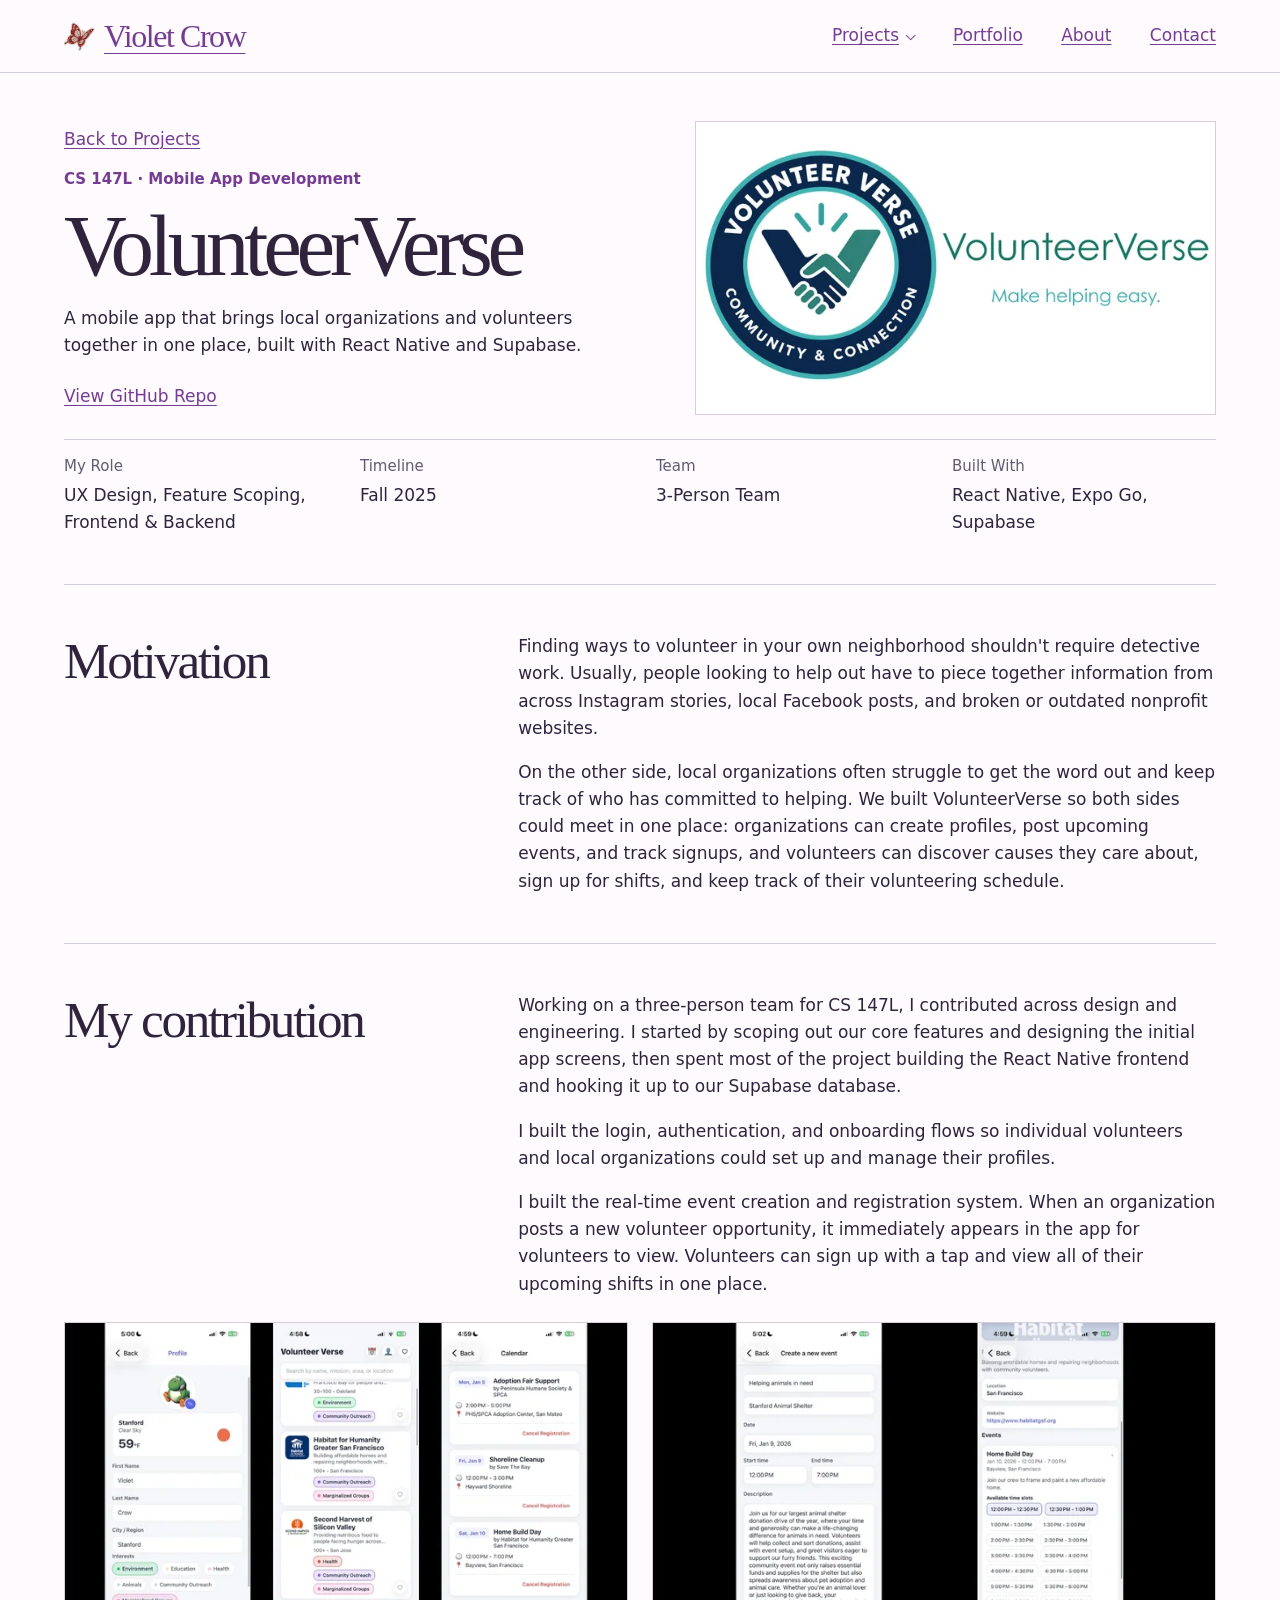
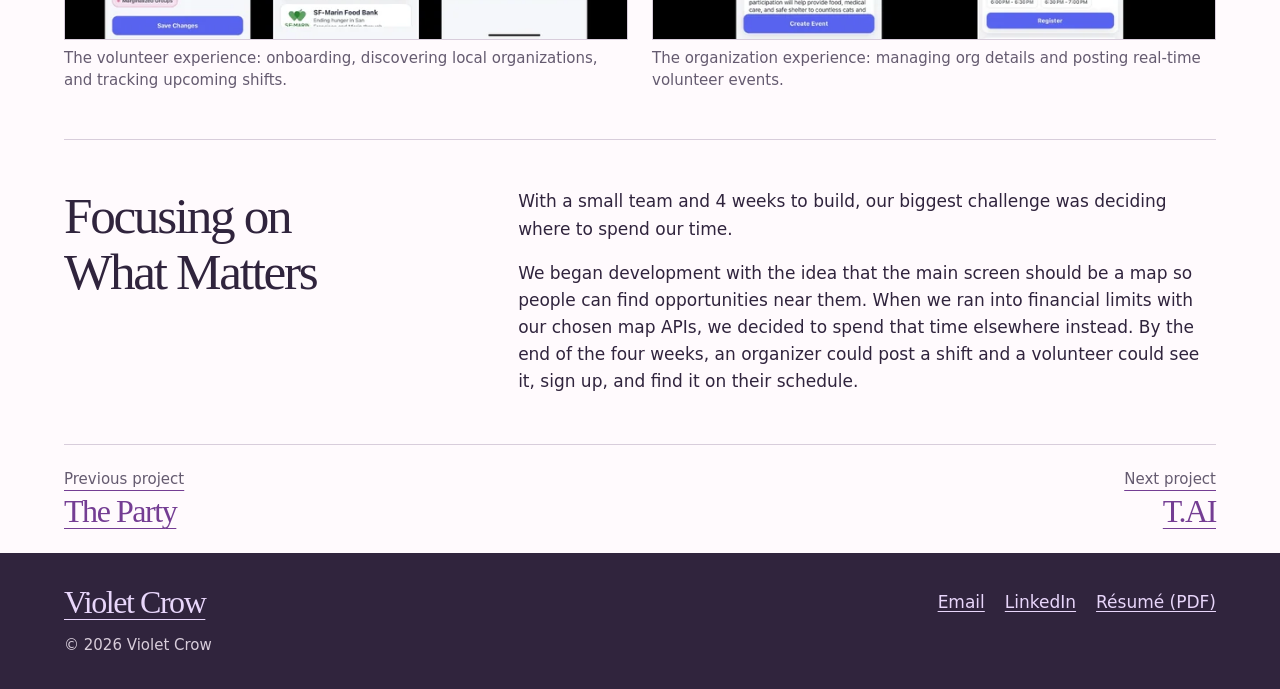
<file: work/volunteerverse/index.html>
<!doctype html>
<html lang="en">
<head>
  <meta charset="utf-8">
  <meta name="viewport" content="width=device-width, initial-scale=1">
  <meta name="description" content="VolunteerVerse — A mobile app connecting local volunteers and community organizations, designed and built by Violet Crow.">
  <title>VolunteerVerse | Violet Crow</title>
  <link rel="icon" href="../../assets/web/butterfly.png">
  <link rel="stylesheet" href="../../assets/css/site.css">
  <script defer src="../../assets/js/site.js"></script>
</head>
<body class="work-page volunteerverse-study">
  <a class="skip-link" href="#main">Skip to content</a>
  <header class="masthead">
    <div class="mast-inner">
      <a class="brand" href="../../" aria-label="Violet Crow, home"><img src="../../assets/web/butterfly.png" width="40" height="38" alt=""> Violet Crow</a>
      <nav class="primary" aria-label="Primary">
        <details class="work-menu">
          <summary>Projects</summary>
          <div class="work-links">
            <a href="../../work/thesis/">Honors Thesis</a>
            <a href="../../work/the-party/">The Party</a>
            <a href="../../work/volunteerverse/" aria-current="page">VolunteerVerse</a>
            <a href="../../work/tai/">T.AI</a>
            <a href="../../work/harmonics/">Stanford Harmonics</a>
            <a href="../../work/myodyssey/">Myodyssey</a>
          </div>
        </details>
        <a href="../../portfolio/">Portfolio</a>
        <a href="../../about/">About</a>
        <a href="../../contact/">Contact</a>
      </nav>
    </div>
  </header>
  <main class="container" id="main" tabindex="-1">
    <section class="case-hero">
      <div class="case-lead">
        <a class="back-link" href="../../#work">Back to Projects</a>
        <div class="eyebrow">CS 147L · Mobile App Development</div>
        <h1>VolunteerVerse</h1>
        <div class="case-subtitle"> A mobile app that brings local organizations and volunteers together in one place, built with React Native and Supabase. </div>
        <div class="hero-actions">
          <a href="https://github.com/cs147L-25au/Final-Project-volunteer_verse" target="_blank" rel="noopener noreferrer">View GitHub Repo</a>
          
        </div>
      </div>
      <figure class="case-banner">
        <img src="../../assets/web/volunteerverse-1280.webp" alt="VolunteerVerse mobile app screens" width="1280" height="720" decoding="async" srcset="../../assets/web/volunteerverse-640.webp 640w, ../../assets/web/volunteerverse-1280.webp 1280w" sizes="(max-width: 720px) 92vw, (max-width: 1280px) 49vw, 640px">
        
      </figure>
      <div class="case-meta-grid">
        <div class="meta-item">
          <span class="meta-label">My Role</span>
          <span class="meta-value">UX Design, Feature Scoping, Frontend &amp; Backend</span>
        </div>
        <div class="meta-item">
          <span class="meta-label">Timeline</span>
          <span class="meta-value">Fall 2025</span>
        </div>
        <div class="meta-item">
          <span class="meta-label">Team</span>
          <span class="meta-value">3-Person Team</span>
        </div>
        <div class="meta-item">
          <span class="meta-label">Built With</span>
          <span class="meta-value">React Native, Expo Go, Supabase</span>
        </div>
      </div>
    </section>
    <section class="section" aria-labelledby="context-heading">
      <div class="case-grid">
        <div>
          <h2 id="context-heading">Motivation</h2>
        </div>
        <div class="case-body">
          <p>Finding ways to volunteer in your own neighborhood shouldn't require detective work. Usually, people looking to help out have to piece together information from across Instagram stories, local Facebook posts, and broken or outdated nonprofit websites.</p>
          <p>On the other side, local organizations often struggle to get the word out and keep track of who has committed to helping. We built VolunteerVerse so both sides could meet in one place: organizations can create profiles, post upcoming events, and track signups, and volunteers can discover causes they care about, sign up for shifts, and keep track of their volunteering schedule.</p>
        </div>
      </div>
    </section>
    <section class="section" aria-labelledby="execution-heading">
      <div class="case-grid">
        <div>
          <h2 id="execution-heading">My contribution</h2>
        </div>
        <div class="case-body">
          <p>Working on a three-person team for CS 147L, I contributed across design and engineering. I started by scoping out our core features and designing the initial app screens, then spent most of the project building the React Native frontend and hooking it up to our Supabase database.</p>
          <p>I built the login, authentication, and onboarding flows so individual volunteers and local organizations could set up and manage their profiles.</p>
          <p>I built the real-time event creation and registration system. When an organization posts a new volunteer opportunity, it immediately appears in the app for volunteers to view. Volunteers can sign up with a tap and view all of their upcoming shifts in one place.</p>
        </div>
      </div>
      <div class="case-gallery">
        <figure class="photo-card">
          <a href="../../assets/images/volunteerverse-volunteer.jpg" aria-label="Full-size image: VolunteerVerse screens for volunteer onboarding, discovering organizations, and tracking shifts"><img src="../../assets/web/volunteerverse-volunteer-1280.webp" alt="VolunteerVerse screens for volunteer onboarding, discovering organizations, and tracking shifts" loading="lazy" width="1280" height="720" decoding="async" srcset="../../assets/web/volunteerverse-volunteer-640.webp 640w, ../../assets/web/volunteerverse-volunteer-1280.webp 1280w" sizes="(max-width: 720px) 92vw, (max-width: 1280px) 49vw, 640px"></a>
          <figcaption class="photo-caption">The volunteer experience: onboarding, discovering local organizations, and tracking upcoming shifts.</figcaption>
        </figure>
        <figure class="photo-card">
          <a href="../../assets/images/volunteerverse-org.jpg" aria-label="Full-size image: VolunteerVerse screens for organization profiles and real-time event posting"><img src="../../assets/web/volunteerverse-org-1280.webp" alt="VolunteerVerse screens for organization profiles and real-time event posting" loading="lazy" width="1280" height="720" decoding="async" srcset="../../assets/web/volunteerverse-org-640.webp 640w, ../../assets/web/volunteerverse-org-1280.webp 1280w" sizes="(max-width: 720px) 92vw, (max-width: 1280px) 49vw, 640px"></a>
          <figcaption class="photo-caption">The organization experience: managing org details and posting real-time volunteer events.</figcaption>
        </figure>
      </div>
    </section>
    <section class="section" aria-labelledby="takeaways-heading">
      <div class="case-grid">
        <div>
          <h2 id="takeaways-heading">Focusing on What Matters</h2>
        </div>
        <div class="case-body">
          <p>With a small team and 4 weeks to build, our biggest challenge was deciding where to spend our time.</p>
          <p>We began development with the idea that the main screen should be a map so people can find opportunities near them. When we ran into financial limits with our chosen map APIs, we decided to spend that time elsewhere instead. By the end of the four weeks, an organizer could post a shift and a volunteer could see it, sign up, and find it on their schedule.</p>
        </div>
      </div>
    </section>
    <nav class="project-nav-footer" aria-label="More projects">
      <a href="../the-party/"><small>Previous project</small>The Party</a>
      <a href="../tai/"><small>Next project</small>T.AI</a>
    </nav>
  </main>
  <footer class="site-footer">
    <div class="footer-inner">
      <a class="footer-name" href="../../">Violet Crow</a>
      <nav aria-label="Contact and résumé"><a href="mailto:crow@alumni.stanford.edu">Email</a><a href="https://www.linkedin.com/in/violet-crow/">LinkedIn</a><a href="../../assets/docs/VioletCrowResume.pdf">Résumé (PDF)</a></nav>
      <small>© 2026 Violet Crow</small>
    </div>
  </footer>
</body>
</html>
</file>
<file: assets/css/site.css>
:root {
  color-scheme: light;
  --paper: #fffafd;
  --ink: #30243d;
  --muted: #655b70;
  --accent: #743d93;
  --lavender: #e8d6fb;
  --tint: #f6eefa;
  --rule: #d8cddb;
  --line: 1px solid var(--rule);
  --radius: .4rem;
  --serif: Georgia, "Times New Roman", serif;
  --sans: "Segoe UI", system-ui, sans-serif;
  --small: .9375rem;
  --body: 1.0625rem;
  --subhead: clamp(1.5rem, 2.5vw, 2.25rem);
  --heading: clamp(2rem, 4vw, 3.75rem);
  --title: clamp(2.75rem, 6.8vw, 6rem);
  --gutter: clamp(1.15rem, 5vw, 5.5rem);
  --section-space: clamp(2rem, 3.75vw, 3.5rem);
}

* { box-sizing: border-box; }
body { margin: 0; background: var(--paper); color: var(--ink); font: var(--body)/1.6 var(--sans); }
:where(h1, h2, h3, h4, figure, blockquote, p, dl, dd) { margin: 0; }
img, video, iframe { display: block; max-width: 100%; }
img { height: auto; }
[hidden] { display: none !important; }
[id] { scroll-margin-top: 1rem; }
::selection { background: var(--lavender); color: #30243d; }

/* Type roles. Print uses the same scale with paper-sized values. */
h1, h2, h3, .brand, .footer-name, .contact-value, .project-nav-footer a {
  font: 400 var(--subhead)/1.08 var(--serif);
  letter-spacing: -.045em;
}
h1, h2, h3 { text-wrap: balance; }
h1 { font-size: var(--title); letter-spacing: -.06em; }
h2 { font-size: var(--heading); }
.reading-guide h2 { font-size: var(--subhead); }
.embed-title, h4 { font: 600 var(--body)/1.4 var(--sans); letter-spacing: normal; }
small, figcaption, .eyebrow, .project-discipline, .meta-label, .period, .experience-period,
.favorite-label, .contact-label, .callout-kicker, .copy-status {
  font: 400 var(--small)/1.45 var(--sans);
  letter-spacing: normal;
  color: var(--muted);
}
.eyebrow, .project-discipline, .callout-kicker { font-weight: 600; color: var(--accent); }
p + p { margin-top: 1em; }
.case-body, .prose, .entry-copy > p, .project-description { max-width: 67ch; }
.hero-note, .case-subtitle { max-width: 48ch; }
figcaption { margin-top: .5rem; }

/* Links inherit the size and family of the surrounding text. */
a, .work-menu summary {
  color: var(--accent);
  text-decoration: underline;
  text-decoration-thickness: 1px;
  text-underline-offset: .19em;
}
:is(a, .work-menu summary):hover, a[aria-current="page"], .work-menu[open] summary {
  color: var(--ink);
  text-decoration-thickness: 2px;
}
button {
  display: inline-flex;
  align-items: center;
  justify-content: center;
  min-height: 2.75rem;
  padding: .5rem 1rem;
  border: 1px solid transparent;
  border-radius: var(--radius);
  background: var(--accent);
  color: white;
  font: 600 var(--body)/1.4 var(--sans);
  cursor: pointer;
}
button:hover, button[aria-pressed="true"] { background: var(--ink); }
button[aria-pressed="true"] { box-shadow: inset .3rem 0 var(--lavender); }
:focus-visible { outline: 3px solid var(--accent); outline-offset: 3px; }

/* Shared structure */
.container, .mast-inner, .footer-inner { width: min(calc(100% - 2 * var(--gutter)), 76rem); margin-inline: auto; }
.container { min-height: 60vh; }
.hero, .case-hero, .page-hero, .contact-section, .section { padding-block: var(--section-space); }
.section, .experience-item, .contact-card, .entries article { border-top: var(--line); }
.section-heading, .primary, .hero-actions, .sample-links, .project-meta, .contents,
.footer-inner nav, .embed-header, .media-links {
  display: flex;
  flex-wrap: wrap;
  align-items: baseline;
  gap: .5rem 1.25rem;
}
.section-heading { justify-content: space-between; }
.section-heading, .folio-group > h2, .about-intro-grid h1, .contact-intro h1 { margin-bottom: 1.25rem; }
.hero-actions { margin-top: 1.5rem; }
.sample-links, .project-meta, .project-description, .case-subtitle, .media-links { margin-top: .75rem; }
.masthead { border-bottom: var(--line); }
.mast-inner, .brand, .work-menu summary { display: flex; align-items: center; }
.mast-inner { min-height: 4.5rem; justify-content: space-between; gap: 1rem; }
.brand, .work-menu summary { gap: .5rem; }
.brand { white-space: nowrap; }
.brand img { width: 2rem; }
.primary { align-items: center; gap: clamp(.9rem, 3vw, 3rem); }
.primary a, .work-menu summary { padding-block: .5rem; }
.skip-link { position: absolute; top: .5rem; left: var(--gutter); z-index: 5; background: var(--paper); padding: .5rem 1rem; transform: translateY(-160%); }
.skip-link:focus { transform: none; }
.work-menu { position: relative; }
.work-menu summary { cursor: pointer; list-style: none; }
.work-menu summary::-webkit-details-marker { display: none; }
.work-menu summary::after { content: ""; width: .38em; height: .38em; border: solid currentColor; border-width: 0 1.5px 1.5px 0; transform: rotate(45deg); }
.work-menu[open] summary::after { transform: rotate(225deg); }
.work-links {
  position: absolute;
  z-index: 4;
  top: 100%;
  left: -.7rem;
  width: 13rem;
  padding: .4rem;
  background: var(--paper);
  border: var(--line);
  border-radius: var(--radius);
  box-shadow: 0 .5rem 1.4rem #4822541a;
}
.work-links a { display: block; padding: .4rem .65rem; }
.work-links a:first-child { border-bottom: var(--line); }
.site-footer, .the-party-study .case-hero {
  --ink: #fffafd;
  --accent: var(--lavender);
  --muted: #d8cddb;
  background: #30243d;
  color: var(--ink);
}
.footer-inner { display: grid; grid-template-columns: 1fr auto; align-items: center; gap: 1rem; padding-block: 2rem; }
.footer-inner small { grid-column: 1/-1; }
.footer-name { justify-self: start; }

/* Repeated layouts */
.hero, .work-page .case-hero, .portfolio-page .case-hero, .about-intro-grid, .beyond-grid {
  display: grid;
  grid-template-columns: minmax(0,1.1fr) minmax(0,1fr);
  align-items: center;
  gap: 1.5rem 5%;
}
.project-list, .photo-strip, .case-gallery, .recording-credits, .project-nav-footer {
  display: grid;
  grid-template-columns: repeat(2,minmax(0,1fr));
  gap: 1.5rem;
}
.card-grid-3, .case-gallery.three-col, .tai-study .embed-grid { display: grid; grid-template-columns: repeat(3,minmax(0,1fr)); gap: 1.5rem; }
.case-grid, .the-party-study .section, .experience-item {
  display: grid;
  grid-template-columns: minmax(0,.8fr) minmax(0,1.45fr);
  gap: 1.5rem 6%;
}
.case-banner img, .photo-card img, .case-photo img, .document-preview img, .entry-image img, .project-image { width: 100%; border: var(--line); }
.project-image-wrap, .entry-image, .case-gallery a, .document-preview, .meta-label, .meta-value, .copy-status, .project-nav-footer small { display: block; }
.case-gallery, .photo-strip, .recording-credits { align-items: start; margin-top: 1.5rem; }
.reading-guide, .favorites-box, .callout-box, .audio-card { padding: clamp(1rem, 2.5vw, 2rem); background: var(--tint); border-top: 2px solid var(--accent); }

/* Home */
.hero h1 { line-height: .94; margin-block: 1rem 1.25rem; }
.hero h1 em { color: var(--accent); }
.portrait-print { width: min(88%,25.5rem); justify-self: center; padding: .625rem; border: 1px solid var(--ink); background: white; transform: rotate(3deg); box-shadow: 7px 7px 0 var(--ink); }
.portrait-frame { border: 1px solid var(--ink); background: radial-gradient(#c6a3d6 .65px, transparent .9px) 0 0/5px 5px var(--lavender); }
.portrait-print figcaption { display: flex; justify-content: space-between; gap: .5rem; }
.project { border-bottom: var(--line); padding-bottom: 1.5rem; }
.project-image { aspect-ratio: 16/9; object-fit: cover; }
.project-discipline { margin: 1rem 0 .375rem; }

@media (prefers-reduced-motion: no-preference) {
  .home-page .brand:is(:hover, :focus-visible) img { animation: butterfly-flight .95s ease-in-out; }
  .home-page .portrait-print { animation: settle-print .7s ease-out both; }
  @keyframes butterfly-flight {
    30% { transform: translate(.24rem,-.45rem) rotate(-16deg) scaleX(.72); }
    58% { transform: translate(.5rem,-.35rem) rotate(10deg); }
    80% { transform: translate(.18rem,-.18rem) rotate(-7deg) scaleX(.84); }
  }
  @keyframes settle-print {
    from { transform: translateY(.55rem) rotate(1.3deg); }
    to { transform: rotate(3deg); }
  }
}

/* Case studies and media */
.back-link, .archive-link { display: inline-block; margin-bottom: 1rem; }
.case-lead .eyebrow, .reading-guide h2, .callout-kicker, .recording-credits h3 { margin-bottom: .5rem; }
.case-meta-grid { grid-column: 1/-1; display: grid; grid-template-columns: repeat(auto-fit,minmax(min(12rem,100%),1fr)); gap: 1rem 2rem; padding-top: 1rem; border-top: var(--line); }
.meta-label, .project-nav-footer small { margin-bottom: .25rem; }
.case-gallery.single { grid-template-columns: minmax(0,62rem); justify-content: center; }
.case-photo, .callout-box { margin-block: 1.5rem; }
.callout-box blockquote, .favorite-value { font-family: var(--serif); }
.project-nav-footer { border-top: var(--line); padding-block: 1.5rem; }
.project-nav-footer a:last-child { text-align: right; }
.the-party-study .case-hero { margin-block: 1.5rem; padding: var(--section-space); }
.embed-grid { display: grid; grid-template-columns: repeat(auto-fit,minmax(min(24rem,100%),1fr)); gap: 1.5rem; align-items: start; }
.embed-card { min-width: 0; }
.embed-header, .tai-study .embed-title { margin-bottom: .5rem; }
.embed-frame { width: 100%; aspect-ratio: 16/9; border: var(--line); background: #211c23; }
.tai-study :is(.embed-frame, .document-preview, .prototype-preview) { width: 100%; height: clamp(21rem,30vw,26rem); border: var(--line); border-radius: var(--radius); }
.tai-study .document-preview, .prototype-preview { display: grid; align-content: center; justify-items: center; gap: 1rem; overflow: hidden; background: var(--tint); }
.prototype-preview img { width: 100%; }
.tai-study .document-preview img { max-height: 100%; object-fit: contain; border: 0; }
.audio-card { max-width: 45rem; }
.track-list { display: grid; gap: .375rem; margin-block: 1rem; }
.track-list button { justify-content: space-between; gap: 1rem; text-align: left; }
.track-duration { font-variant-numeric: tabular-nums; }
audio { width: 100%; margin-top: 1rem; }
.recording-credits > div { border-top: var(--line); padding-top: 1rem; }
.recording-credits p + p { margin-top: .25rem; }
.print-media-still, .print-media-note, .print-sample { display: none; }

/* Portfolio, biography and contact */
.contents { border-top: var(--line); padding-block: 1rem; }
.entries article { display: grid; grid-template-columns: minmax(0,1.65fr) minmax(0,1fr); align-items: start; gap: 1rem 5%; padding-block: 1.5rem; }
.entries article:last-child { padding-bottom: 0; }
.entries h3 { margin: .375rem 0 .75rem; }
.about-intro-grid, .beyond-grid { align-items: start; }
.experience-item, .contact-card { padding-block: 1.25rem; }
.experience-period, .experience-role { margin-block: .375rem; }
.sub-roles > div + div { margin-top: 1rem; }
.skill-list { list-style: none; padding: 0; margin: 1rem 0 0; }
.skill-list li { padding: .5rem 0; border-top: var(--line); }
.favorite-row + .favorite-row { margin-top: .75rem; }
.contact-intro { display: grid; grid-template-columns: minmax(0,1fr) minmax(8rem,20rem); gap: 0 6%; }
.contact-art { grid-area: 1 / 2 / 3 / 3; place-self: center; width: clamp(9rem,18vw,17rem); }
.contact-grid { margin-top: 2rem; }
.contact-card { display: flex; justify-content: space-between; align-items: center; gap: 1rem; }
.contact-value { overflow-wrap: anywhere; }

@media screen and (max-width: 960px) {
  .tai-study .embed-grid { grid-template-columns: minmax(0,1fr); }
  .tai-study .embed-card { width: min(100%,42rem); margin-inline: auto; }
}
@media screen and (max-width: 720px) {
  .work-page .case-hero, .portfolio-page .case-hero, .case-grid, .the-party-study .section,
  .about-intro-grid, .beyond-grid, .experience-item, .card-grid-3, .case-gallery.three-col, .footer-inner { grid-template-columns: minmax(0,1fr); }
  .case-meta-grid { grid-template-columns: repeat(2,minmax(0,1fr)); }
}
@media screen and (max-width: 580px) {
  .mast-inner { flex-direction: column; align-items: flex-start; gap: .25rem; padding-block: .65rem; }
  .primary { width: 100%; justify-content: space-between; }
  .brand img { width: 1.65rem; }
  .hero, .project-list, .case-gallery, .photo-strip, .recording-credits, .entries article { grid-template-columns: minmax(0,1fr); }
  .portrait-print { width: min(80%,19rem); }
  .contact-intro { display: block; }
  .contact-art { width: 9.5rem; margin: 1rem auto 0; }
  .contact-card { flex-direction: column; align-items: flex-start; }
}

@page { size: letter; margin: .65in; }
@media print {
  :root {
    --paper: white; --ink: black;
    --small: 9pt; --body: 10.5pt; --subhead: 16pt; --heading: 21pt; --title: 31pt;
    --section-space: 10pt;
  }
  body { font-family: var(--serif); line-height: 1.45; }
  .container, .mast-inner { width: 100%; min-height: 0; }
  .mast-inner { padding-bottom: 5pt; }
  .brand img { width: 18pt; }
  .primary, .skip-link, .site-footer, .hero-actions, .contents, .back-link, .project-nav-footer,
  .embed-header a, .sample-links, .archive-link, audio, video, iframe, .contact-actions, .entry-image, .media-links, [data-prototype] { display: none; }
  .work-page .case-hero, .portfolio-page .case-hero, .case-grid, .the-party-study .section, .embed-grid, .entries article { display: block; }
  .the-party-study .case-hero { --ink: black; --muted: black; background: white; padding: 10pt 0; margin: 0; }
  .case-meta-grid { grid-template-columns: repeat(2,1fr); }
  .reading-guide, .case-meta-grid, .case-banner { margin-top: 8pt; }
  .entries article, .the-party-study .case-photo { padding-block: 6pt; }
  .case-body, .entry-copy > p { max-width: none; }
  h1, h2, h3, h4 { break-after: avoid; }
  figure, .entries article, .embed-card, .recording-credits > div, .callout-box { break-inside: avoid; }
  .print-media-still, .print-media-note, .print-sample { display: block; font-size: var(--small); }
  .case-banner img, .case-photo img, .case-gallery img, .print-media-still, .document-preview img,
  .prototype-preview img { width: auto; max-height: 2.35in; margin-inline: auto; object-fit: contain; }
  .the-party-study .case-photo img, .tai-study :is(.print-media-still, .document-preview img, .prototype-preview img) { max-height: 1.8in; }
  .tai-study #deliverables { break-before: page; }
  .tai-study :is(.document-preview, .prototype-preview) { height: auto; border: 0; }
  .tai-study .embed-card + .embed-card { margin-top: 6pt; }
  .thesis-study .embed-grid { display: grid; grid-template-columns: repeat(2,minmax(0,1fr)); gap: 10pt; }
  .audio-card, .reading-guide, .callout-box { background: none; padding: 8pt; }
  .track-list button { background: white; color: black; min-height: 0; padding: 2pt 0; box-shadow: none; }
}
</file>
